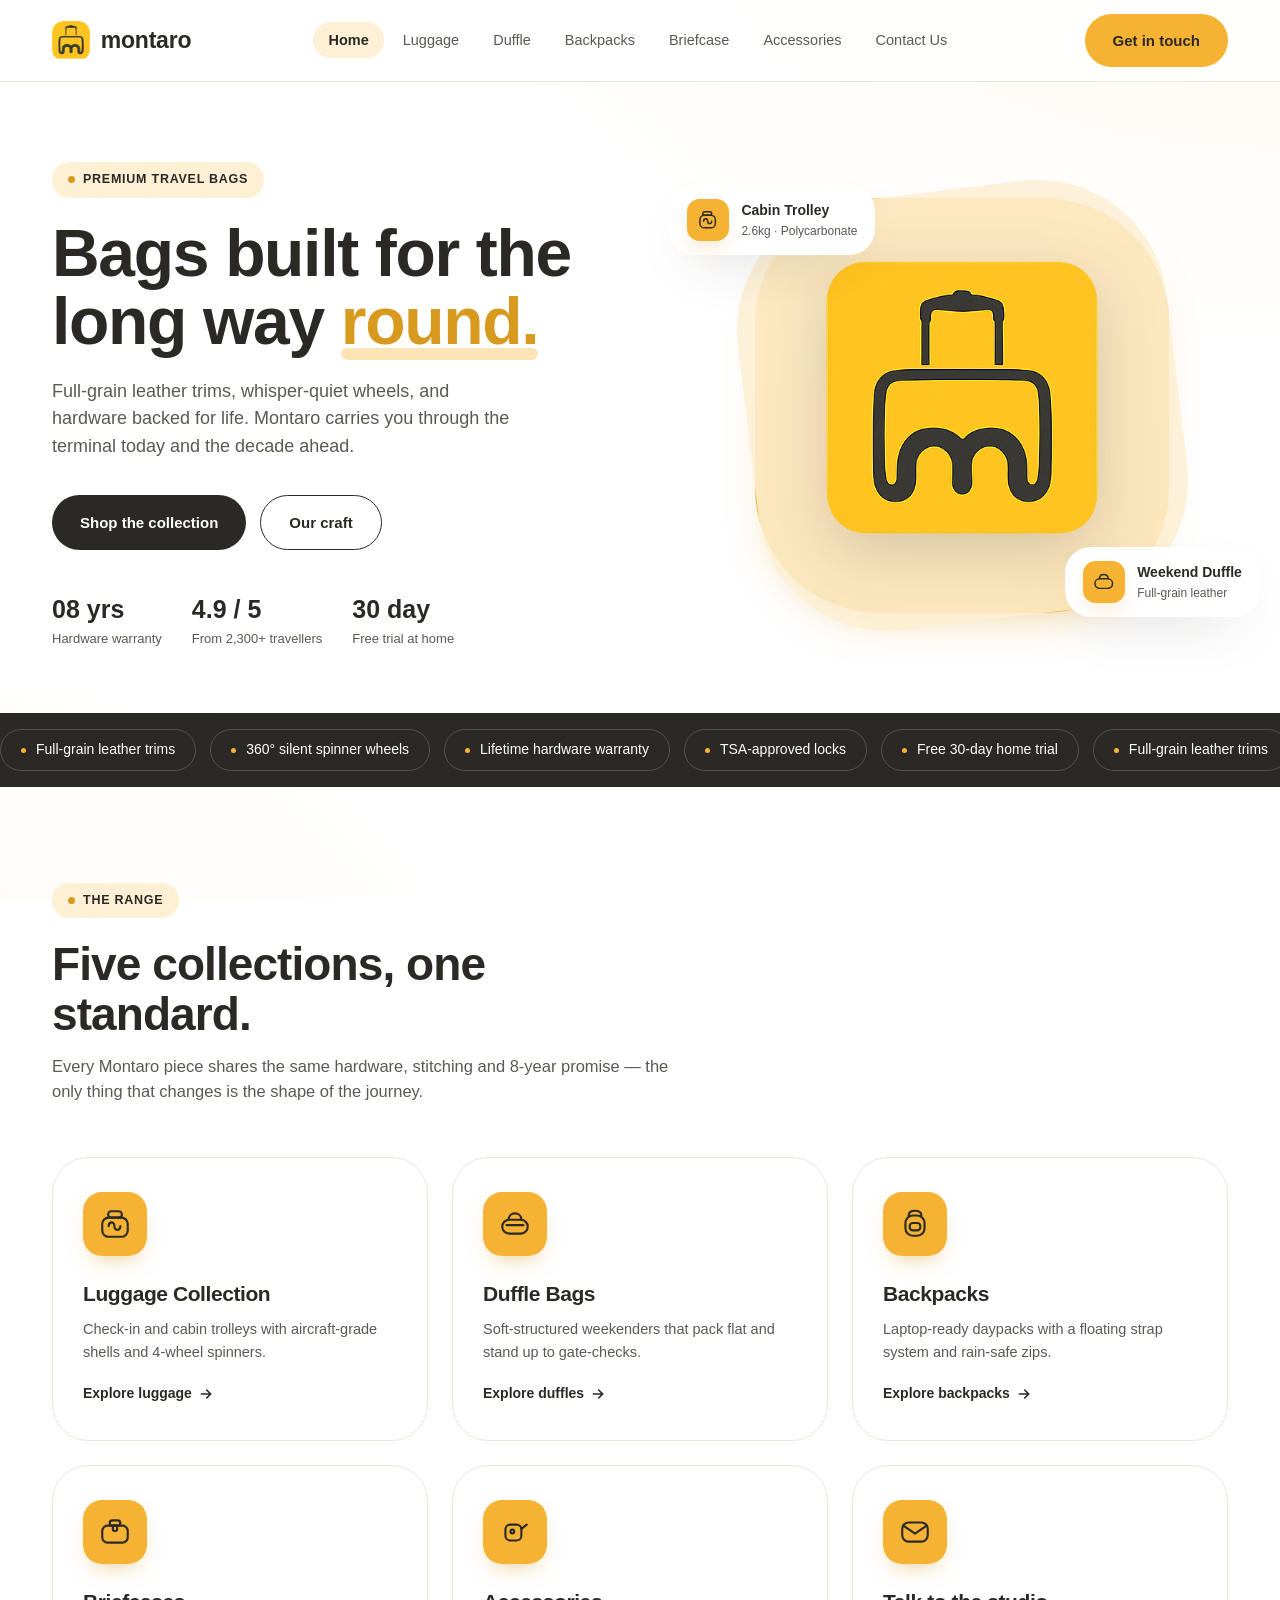
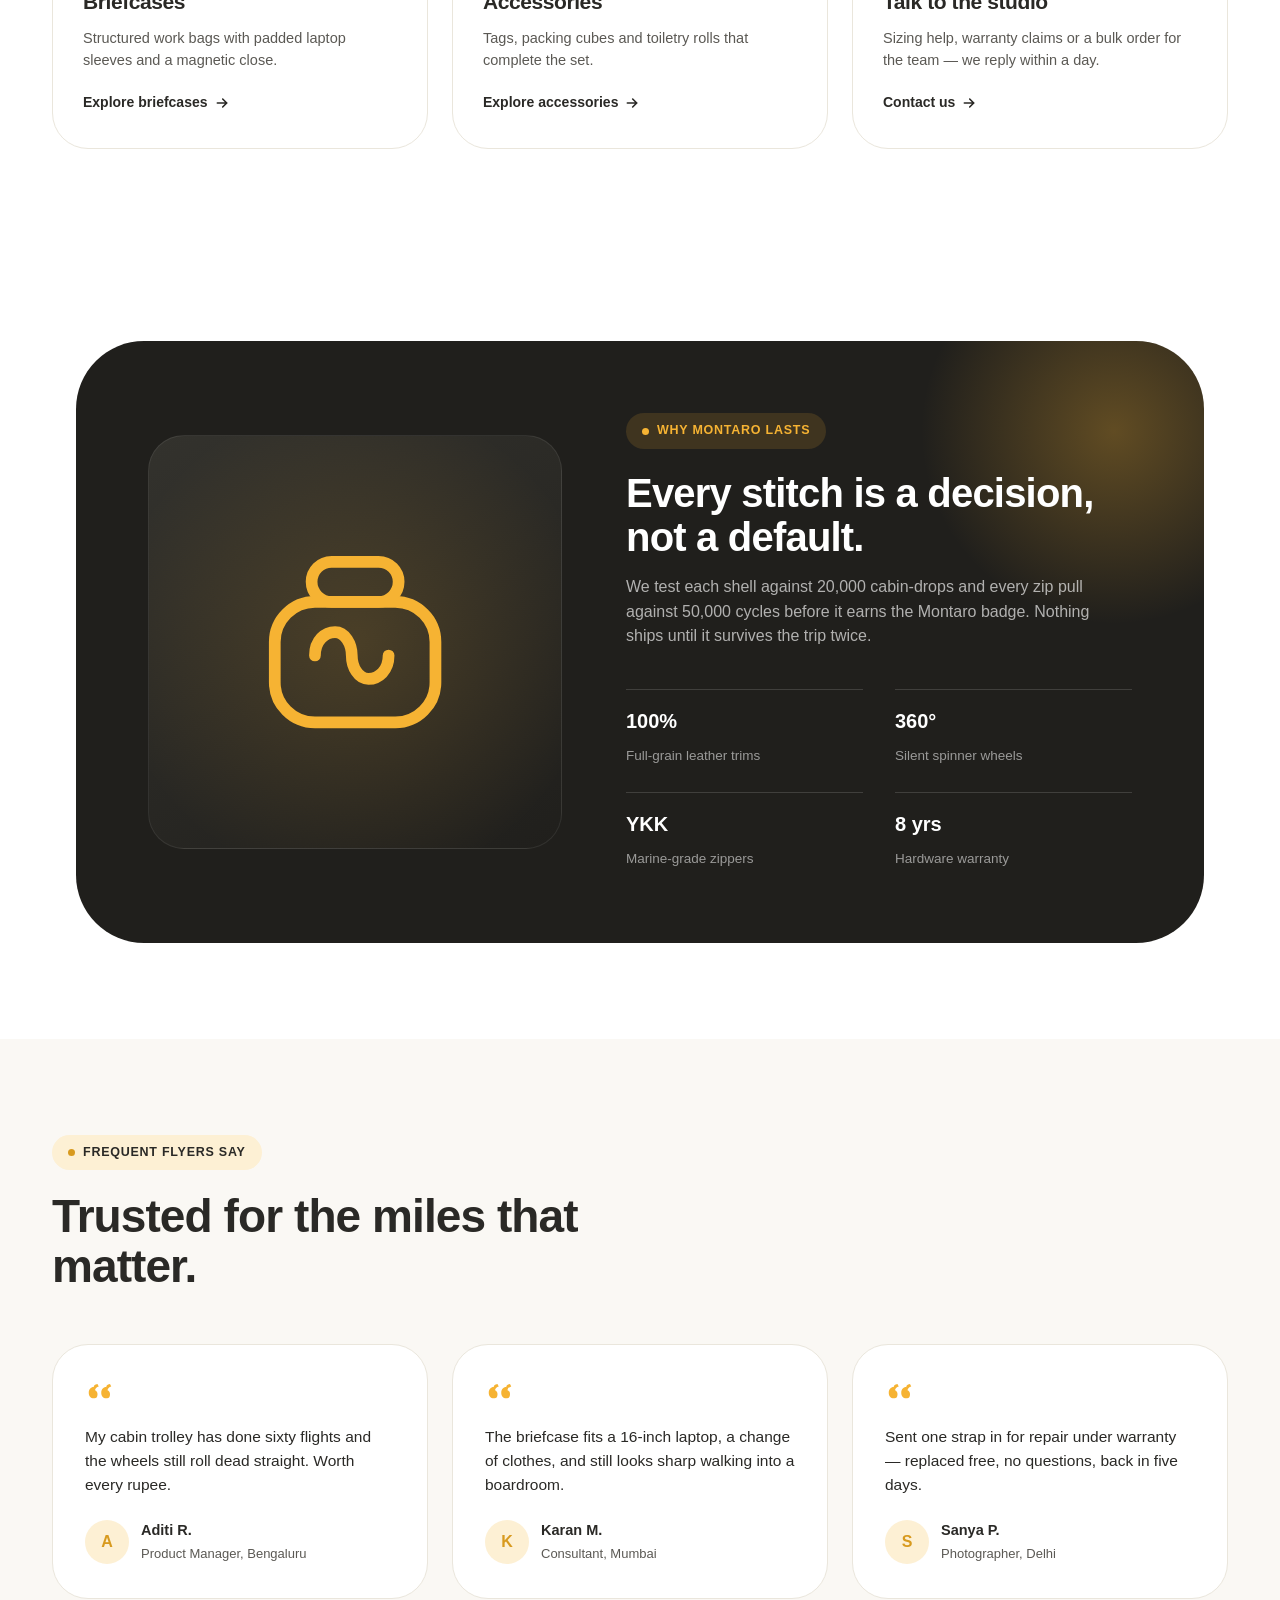
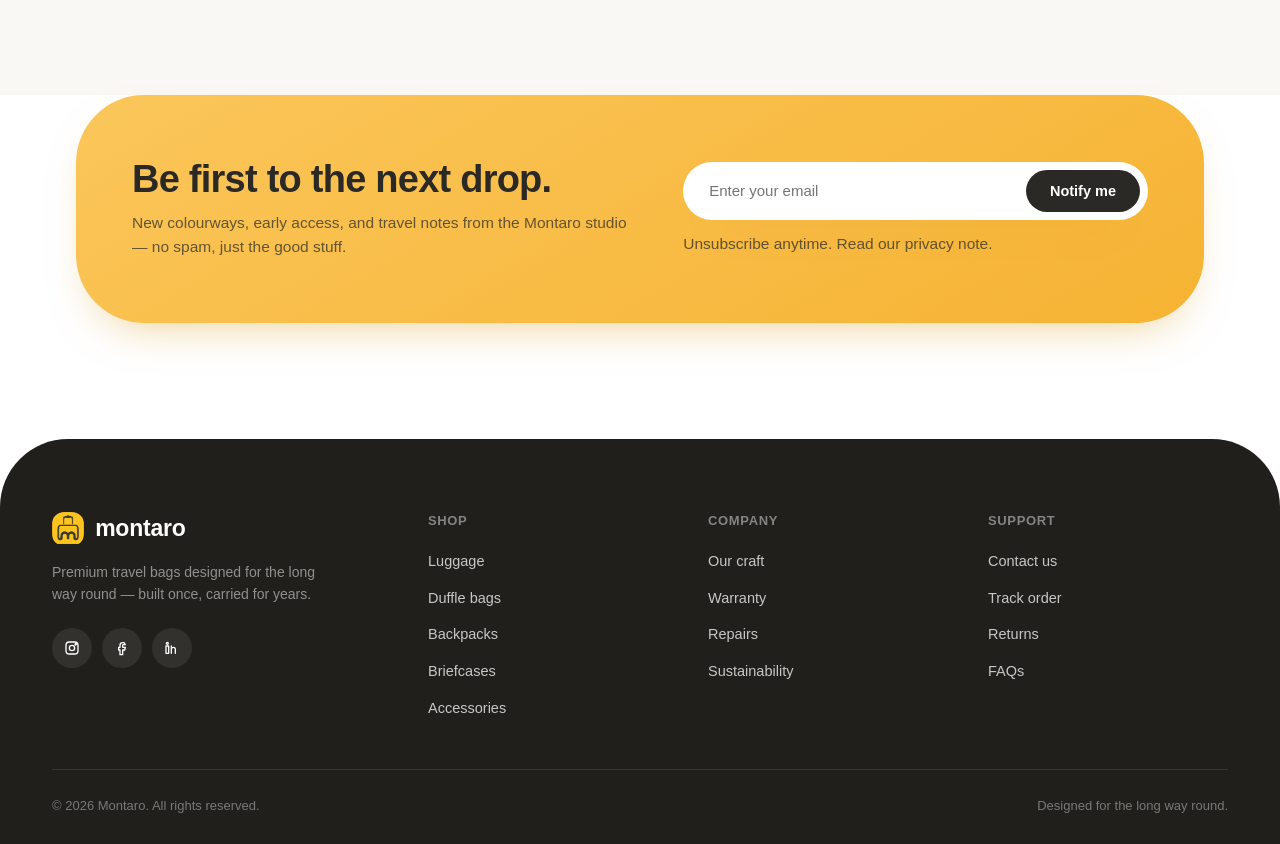
<file: index.html>
<!DOCTYPE html>
<html lang="en">
<head>
<meta charset="UTF-8">
<meta name="viewport" content="width=device-width, initial-scale=1.0">
<script>document.documentElement.classList.add("js");</script>
<title>Montaro — Premium travel bags built for the long way round</title>
<meta name="description" content="Montaro makes premium travel bags — luggage, duffles, backpacks, briefcases and accessories. Built once, carried for years.">
<link rel="icon" href="montaro-icon.png">
<link rel="preconnect" href="https://api.fontshare.com">
<link rel="stylesheet" href="https://api.fontshare.com/v2/css?f[]=clash-display@600,700&f[]=satoshi@400,500,700&display=swap">
<link rel="stylesheet" href="styles.css">
<script src="app.js" defer></script>
</head>
<body>

<header>
  <nav class="nav wrap">
    <a href="index.html" class="brand">
      <img src="montaro-icon.png" alt="Montaro icon">
      <span>montaro</span>
    </a>
    <ul class="nav-links" id="navLinks">
      <li><a href="index.html" class="active">Home</a></li>
      <li><a href="luggage.html">Luggage</a></li>
      <li><a href="duffle.html">Duffle</a></li>
      <li><a href="backpacks.html">Backpacks</a></li>
      <li><a href="briefcase.html">Briefcase</a></li>
      <li><a href="accessories.html">Accessories</a></li>
      <li><a href="contact.html">Contact Us</a></li>
    </ul>
    <div class="nav-right">
      <a href="contact.html" class="btn btn-amber">Get in touch</a>
      <button class="menu-toggle" id="menuToggle" aria-label="Toggle menu" aria-expanded="false"><span></span></button>
    </div>
  </nav>
</header>

<main>
  <!-- HERO -->
  <section class="hero" id="home">
    <div class="wrap hero-grid">
      <div class="reveal">
        <div class="eyebrow"><span class="dot"></span>Premium travel bags</div>
        <h1>Bags built for the<br>long way <em>round.</em></h1>
        <p class="lead">Full-grain leather trims, whisper-quiet wheels, and hardware backed for life. Montaro carries you through the terminal today and the decade ahead.</p>
        <div class="hero-ctas">
          <a href="luggage.html" class="btn btn-primary">Shop the collection</a>
          <a href="#craft" class="btn btn-ghost">Our craft</a>
        </div>
        <div class="hero-trust">
          <div><strong>08 yrs</strong><span>Hardware warranty</span></div>
          <div><strong>4.9 / 5</strong><span>From 2,300+ travellers</span></div>
          <div><strong>30 day</strong><span>Free trial at home</span></div>
        </div>
      </div>

      <div class="hero-art reveal d1">
        <div class="hero-tile">
          <img src="montaro-icon.png" alt="Montaro suitcase mark">
        </div>
        <div class="float-card fc1">
          <span class="tile"><svg viewBox="0 0 64 64" fill="none"><rect x="16" y="10" width="24" height="10" rx="5" stroke="#2A2926" stroke-width="4"/><rect x="8" y="20" width="42" height="34" rx="12" stroke="#2A2926" stroke-width="4"/><path d="M18 36c0-4 3-6.5 6-6.5s5 2.5 5 6.5 2 6.5 5 6.5 6-2.5 6-6.5" stroke="#2A2926" stroke-width="4" stroke-linecap="round"/></svg></span>
          <div><div class="fc-title">Cabin Trolley</div><div class="fc-sub">2.6kg · Polycarbonate</div></div>
        </div>
        <div class="float-card fc2">
          <span class="tile"><svg viewBox="0 0 64 64" fill="none"><rect x="8" y="24" width="48" height="26" rx="13" stroke="#2A2926" stroke-width="4"/><path d="M20 24c0-8 6-12 12-12s12 4 12 12" stroke="#2A2926" stroke-width="4" stroke-linecap="round"/></svg></span>
          <div><div class="fc-title">Weekend Duffle</div><div class="fc-sub">Full-grain leather</div></div>
        </div>
      </div>
    </div>
  </section>

  <!-- MARQUEE -->
  <div class="marquee-strip">
    <div class="marquee-track">
      <div class="pill"><span class="dot"></span>Full-grain leather trims</div>
      <div class="pill"><span class="dot"></span>360° silent spinner wheels</div>
      <div class="pill"><span class="dot"></span>Lifetime hardware warranty</div>
      <div class="pill"><span class="dot"></span>TSA-approved locks</div>
      <div class="pill"><span class="dot"></span>Free 30-day home trial</div>
      <div class="pill"><span class="dot"></span>Full-grain leather trims</div>
      <div class="pill"><span class="dot"></span>360° silent spinner wheels</div>
      <div class="pill"><span class="dot"></span>Lifetime hardware warranty</div>
      <div class="pill"><span class="dot"></span>TSA-approved locks</div>
      <div class="pill"><span class="dot"></span>Free 30-day home trial</div>
    </div>
  </div>

  <!-- COLLECTIONS -->
  <section id="collections">
    <div class="wrap">
      <div class="section-head reveal">
        <div class="eyebrow"><span class="dot"></span>The range</div>
        <h2>Five collections, one standard.</h2>
        <p>Every Montaro piece shares the same hardware, stitching and 8-year promise — the only thing that changes is the shape of the journey.</p>
      </div>

      <div class="collection-grid">
        <!-- Luggage -->
        <div class="col-card reveal">
          <div class="col-icon">
            <svg viewBox="0 0 64 64" fill="none"><rect x="19" y="8" width="26" height="12" rx="6" stroke="#2A2926" stroke-width="4"/><rect x="8" y="20" width="48" height="36" rx="12" stroke="#2A2926" stroke-width="4"/><path d="M20 36c0-4.5 3-7 6-7s5 3.5 5 7 2 7 5 7 6-2.5 6-7" stroke="#2A2926" stroke-width="4" stroke-linecap="round"/></svg>
          </div>
          <h3>Luggage Collection</h3>
          <p>Check-in and cabin trolleys with aircraft-grade shells and 4-wheel spinners.</p>
          <a href="luggage.html" class="col-link">Explore luggage <svg viewBox="0 0 24 24" fill="none" stroke="#2A2926" stroke-width="2.4" stroke-linecap="round"><path d="M5 12h14M13 6l6 6-6 6"/></svg></a>
        </div>
        <!-- Duffle -->
        <div class="col-card reveal d1">
          <div class="col-icon">
            <svg viewBox="0 0 64 64" fill="none"><rect x="8" y="24" width="48" height="26" rx="13" stroke="#2A2926" stroke-width="4"/><path d="M20 24c0-8 6-12 12-12s12 4 12 12" stroke="#2A2926" stroke-width="4" stroke-linecap="round"/><line x1="16" y1="34" x2="48" y2="34" stroke="#2A2926" stroke-width="4" stroke-linecap="round"/></svg>
          </div>
          <h3>Duffle Bags</h3>
          <p>Soft-structured weekenders that pack flat and stand up to gate-checks.</p>
          <a href="duffle.html" class="col-link">Explore duffles <svg viewBox="0 0 24 24" fill="none" stroke="#2A2926" stroke-width="2.4" stroke-linecap="round"><path d="M5 12h14M13 6l6 6-6 6"/></svg></a>
        </div>
        <!-- Backpacks -->
        <div class="col-card reveal d2">
          <div class="col-icon">
            <svg viewBox="0 0 64 64" fill="none"><path d="M20 16c0-6 5-9 12-9s12 3 12 9" stroke="#2A2926" stroke-width="4" stroke-linecap="round"/><rect x="14" y="16" width="36" height="38" rx="14" stroke="#2A2926" stroke-width="4"/><rect x="22" y="30" width="20" height="14" rx="6" stroke="#2A2926" stroke-width="4"/></svg>
          </div>
          <h3>Backpacks</h3>
          <p>Laptop-ready daypacks with a floating strap system and rain-safe zips.</p>
          <a href="backpacks.html" class="col-link">Explore backpacks <svg viewBox="0 0 24 24" fill="none" stroke="#2A2926" stroke-width="2.4" stroke-linecap="round"><path d="M5 12h14M13 6l6 6-6 6"/></svg></a>
        </div>
        <!-- Briefcase -->
        <div class="col-card reveal">
          <div class="col-icon">
            <svg viewBox="0 0 64 64" fill="none"><rect x="22" y="10" width="20" height="10" rx="5" stroke="#2A2926" stroke-width="4"/><rect x="8" y="20" width="48" height="32" rx="10" stroke="#2A2926" stroke-width="4"/><rect x="28" y="20" width="8" height="10" rx="3" stroke="#2A2926" stroke-width="4"/></svg>
          </div>
          <h3>Briefcases</h3>
          <p>Structured work bags with padded laptop sleeves and a magnetic close.</p>
          <a href="briefcase.html" class="col-link">Explore briefcases <svg viewBox="0 0 24 24" fill="none" stroke="#2A2926" stroke-width="2.4" stroke-linecap="round"><path d="M5 12h14M13 6l6 6-6 6"/></svg></a>
        </div>
        <!-- Accessories -->
        <div class="col-card reveal d1">
          <div class="col-icon">
            <svg viewBox="0 0 64 64" fill="none"><rect x="14" y="18" width="30" height="30" rx="9" stroke="#2A2926" stroke-width="4"/><path d="M44 26l10-8" stroke="#2A2926" stroke-width="4" stroke-linecap="round"/><circle cx="27" cy="31" r="3.5" stroke="#2A2926" stroke-width="4"/></svg>
          </div>
          <h3>Accessories</h3>
          <p>Tags, packing cubes and toiletry rolls that complete the set.</p>
          <a href="accessories.html" class="col-link">Explore accessories <svg viewBox="0 0 24 24" fill="none" stroke="#2A2926" stroke-width="2.4" stroke-linecap="round"><path d="M5 12h14M13 6l6 6-6 6"/></svg></a>
        </div>
        <!-- Contact card -->
        <div class="col-card reveal d2">
          <div class="col-icon">
            <svg viewBox="0 0 64 64" fill="none"><rect x="8" y="14" width="48" height="36" rx="12" stroke="#2A2926" stroke-width="4"/><path d="M10 20l22 15 22-15" stroke="#2A2926" stroke-width="4" stroke-linecap="round" stroke-linejoin="round"/></svg>
          </div>
          <h3>Talk to the studio</h3>
          <p>Sizing help, warranty claims or a bulk order for the team — we reply within a day.</p>
          <a href="contact.html" class="col-link">Contact us <svg viewBox="0 0 24 24" fill="none" stroke="#2A2926" stroke-width="2.4" stroke-linecap="round"><path d="M5 12h14M13 6l6 6-6 6"/></svg></a>
        </div>
      </div>
    </div>
  </section>

  <!-- CRAFT -->
  <section id="craft">
    <div class="wrap">
      <div class="feature-dark reveal">
        <div class="feature-grid">
          <div class="feature-visual">
            <span class="tile"><svg viewBox="0 0 64 64" fill="none"><rect x="8" y="20" width="48" height="36" rx="12" stroke="#F6B333" stroke-width="3.5"/><rect x="19" y="8" width="26" height="12" rx="6" stroke="#F6B333" stroke-width="3.5"/><path d="M20 36c0-4.5 3-7 6-7s5 3.5 5 7 2 7 5 7 6-2.5 6-7" stroke="#F6B333" stroke-width="3.5" stroke-linecap="round"/></svg></span>
          </div>
          <div class="feature-text">
            <div class="eyebrow"><span class="dot" style="background:#F6B333"></span>Why Montaro lasts</div>
            <h2>Every stitch is a decision, not a default.</h2>
            <p>We test each shell against 20,000 cabin-drops and every zip pull against 50,000 cycles before it earns the Montaro badge. Nothing ships until it survives the trip twice.</p>
            <div class="detail-grid">
              <div class="detail"><strong>100%</strong><span>Full-grain leather trims</span></div>
              <div class="detail"><strong>360°</strong><span>Silent spinner wheels</span></div>
              <div class="detail"><strong>YKK</strong><span>Marine-grade zippers</span></div>
              <div class="detail"><strong>8 yrs</strong><span>Hardware warranty</span></div>
            </div>
          </div>
        </div>
      </div>
    </div>
  </section>

  <!-- TESTIMONIALS -->
  <section class="cream-bg">
    <div class="wrap">
      <div class="section-head reveal">
        <div class="eyebrow"><span class="dot"></span>Frequent flyers say</div>
        <h2>Trusted for the miles that matter.</h2>
      </div>
      <div class="testi-grid">
        <div class="testi-card reveal">
          <svg viewBox="0 0 24 24" fill="#F6B333"><path d="M7 8c-2.5 0-4 2-4 4.5S4.5 17 7 17s3-1.5 3-3.5c0-1.5-.8-2.5-2-3 .2-1.5 1.2-2.5 3-3l-1-2C7.5 6 7 6.8 7 8zm10 0c-2.5 0-4 2-4 4.5s1.5 4.5 4 4.5 3-1.5 3-3.5c0-1.5-.8-2.5-2-3 .2-1.5 1.2-2.5 3-3l-1-2c-2.5.5-3 1.3-3 3z"/></svg>
          <p>My cabin trolley has done sixty flights and the wheels still roll dead straight. Worth every rupee.</p>
          <div class="testi-person">
            <div class="testi-avatar">A</div>
            <div><strong>Aditi R.</strong><span>Product Manager, Bengaluru</span></div>
          </div>
        </div>
        <div class="testi-card reveal d1">
          <svg viewBox="0 0 24 24" fill="#F6B333"><path d="M7 8c-2.5 0-4 2-4 4.5S4.5 17 7 17s3-1.5 3-3.5c0-1.5-.8-2.5-2-3 .2-1.5 1.2-2.5 3-3l-1-2C7.5 6 7 6.8 7 8zm10 0c-2.5 0-4 2-4 4.5s1.5 4.5 4 4.5 3-1.5 3-3.5c0-1.5-.8-2.5-2-3 .2-1.5 1.2-2.5 3-3l-1-2c-2.5.5-3 1.3-3 3z"/></svg>
          <p>The briefcase fits a 16-inch laptop, a change of clothes, and still looks sharp walking into a boardroom.</p>
          <div class="testi-person">
            <div class="testi-avatar">K</div>
            <div><strong>Karan M.</strong><span>Consultant, Mumbai</span></div>
          </div>
        </div>
        <div class="testi-card reveal d2">
          <svg viewBox="0 0 24 24" fill="#F6B333"><path d="M7 8c-2.5 0-4 2-4 4.5S4.5 17 7 17s3-1.5 3-3.5c0-1.5-.8-2.5-2-3 .2-1.5 1.2-2.5 3-3l-1-2C7.5 6 7 6.8 7 8zm10 0c-2.5 0-4 2-4 4.5s1.5 4.5 4 4.5 3-1.5 3-3.5c0-1.5-.8-2.5-2-3 .2-1.5 1.2-2.5 3-3l-1-2c-2.5.5-3 1.3-3 3z"/></svg>
          <p>Sent one strap in for repair under warranty — replaced free, no questions, back in five days.</p>
          <div class="testi-person">
            <div class="testi-avatar">S</div>
            <div><strong>Sanya P.</strong><span>Photographer, Delhi</span></div>
          </div>
        </div>
      </div>
    </div>
  </section>

  <!-- CTA / Newsletter -->
  <section style="padding-top:0;">
    <div class="wrap">
      <div class="cta-band reveal">
        <div>
          <h2>Be first to the next drop.</h2>
          <p>New colourways, early access, and travel notes from the Montaro studio — no spam, just the good stuff.</p>
        </div>
        <div>
          <form class="signup-form" data-mock="You’re on the list — welcome aboard.">
            <input type="email" placeholder="Enter your email" aria-label="Email address" required>
            <button type="submit">Notify me</button>
          </form>
          <p class="form-note">Unsubscribe anytime. Read our privacy note.</p>
          <p class="form-status" style="display:none;font-weight:700;color:#2A2926;margin-top:10px;"></p>
        </div>
      </div>
    </div>
  </section>
</main>

<footer>
  <div class="wrap">
    <div class="footer-grid">
      <div class="footer-brand">
        <a href="index.html" class="brand">
          <img src="montaro-icon.png" alt="Montaro icon" style="height:34px;">
          <span>montaro</span>
        </a>
        <p>Premium travel bags designed for the long way round — built once, carried for years.</p>
        <div class="footer-social">
          <a href="#" aria-label="Instagram"><svg viewBox="0 0 24 24" fill="none" stroke-width="2" stroke-linecap="round"><rect x="3" y="3" width="18" height="18" rx="5"/><circle cx="12" cy="12" r="4"/><circle cx="17.5" cy="6.5" r="1"/></svg></a>
          <a href="#" aria-label="Facebook"><svg viewBox="0 0 24 24" fill="none" stroke-width="2" stroke-linecap="round" stroke-linejoin="round"><path d="M15 4h-2a4 4 0 00-4 4v3H7v4h2v7h4v-7h3l1-4h-4V8a1 1 0 011-1h3z"/></svg></a>
          <a href="#" aria-label="LinkedIn"><svg viewBox="0 0 24 24" fill="none" stroke-width="2" stroke-linecap="round" stroke-linejoin="round"><rect x="3" y="9" width="4" height="11"/><circle cx="5" cy="5" r="1.5"/><path d="M11 20v-6a3 3 0 016 0v6M11 9v11"/></svg></a>
        </div>
      </div>
      <div class="footer-col">
        <h4>Shop</h4>
        <ul>
          <li><a href="luggage.html">Luggage</a></li>
          <li><a href="duffle.html">Duffle bags</a></li>
          <li><a href="backpacks.html">Backpacks</a></li>
          <li><a href="briefcase.html">Briefcases</a></li>
          <li><a href="accessories.html">Accessories</a></li>
        </ul>
      </div>
      <div class="footer-col">
        <h4>Company</h4>
        <ul>
          <li><a href="index.html#craft">Our craft</a></li>
          <li><a href="#">Warranty</a></li>
          <li><a href="#">Repairs</a></li>
          <li><a href="#">Sustainability</a></li>
        </ul>
      </div>
      <div class="footer-col">
        <h4>Support</h4>
        <ul>
          <li><a href="contact.html">Contact us</a></li>
          <li><a href="#">Track order</a></li>
          <li><a href="#">Returns</a></li>
          <li><a href="#">FAQs</a></li>
        </ul>
      </div>
    </div>
    <div class="footer-bottom">
      <span>© 2026 Montaro. All rights reserved.</span>
      <span>Designed for the long way round.</span>
    </div>
  </div>
</footer>

</body>
</html>
</file>
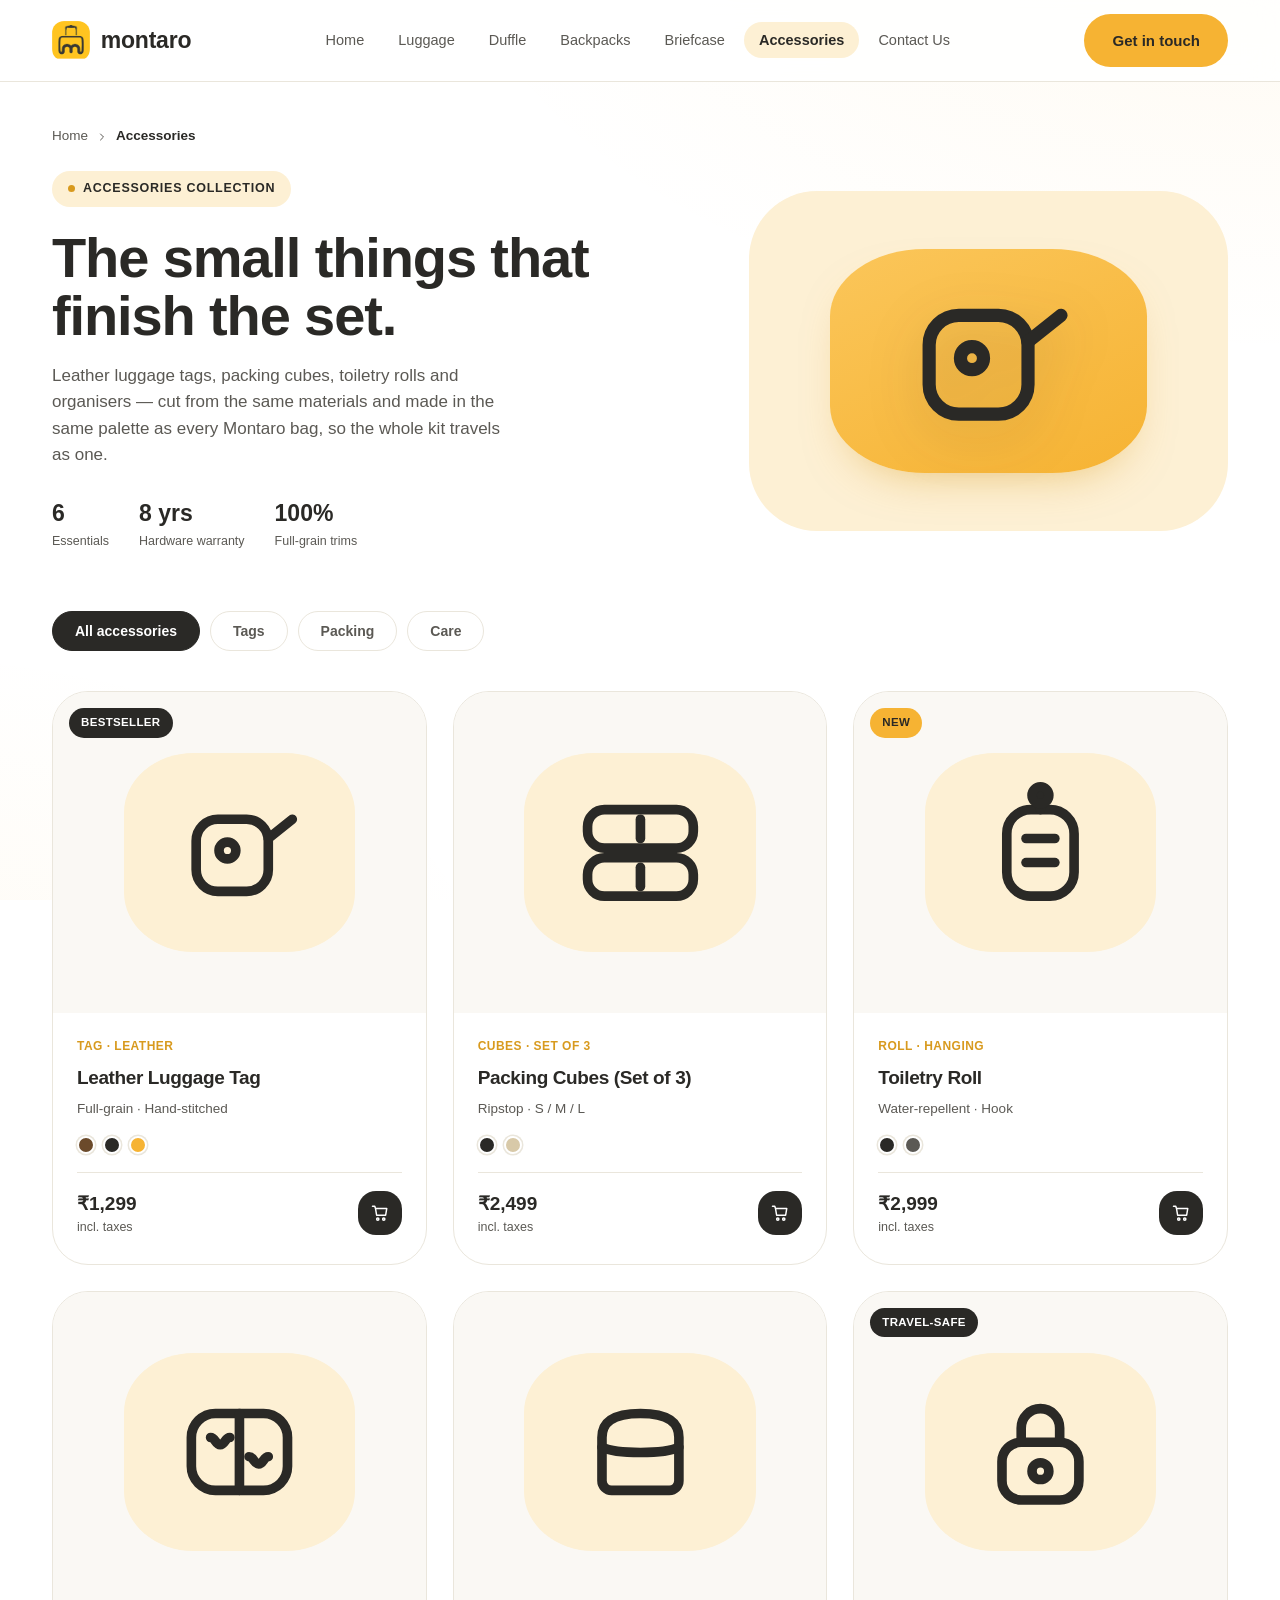
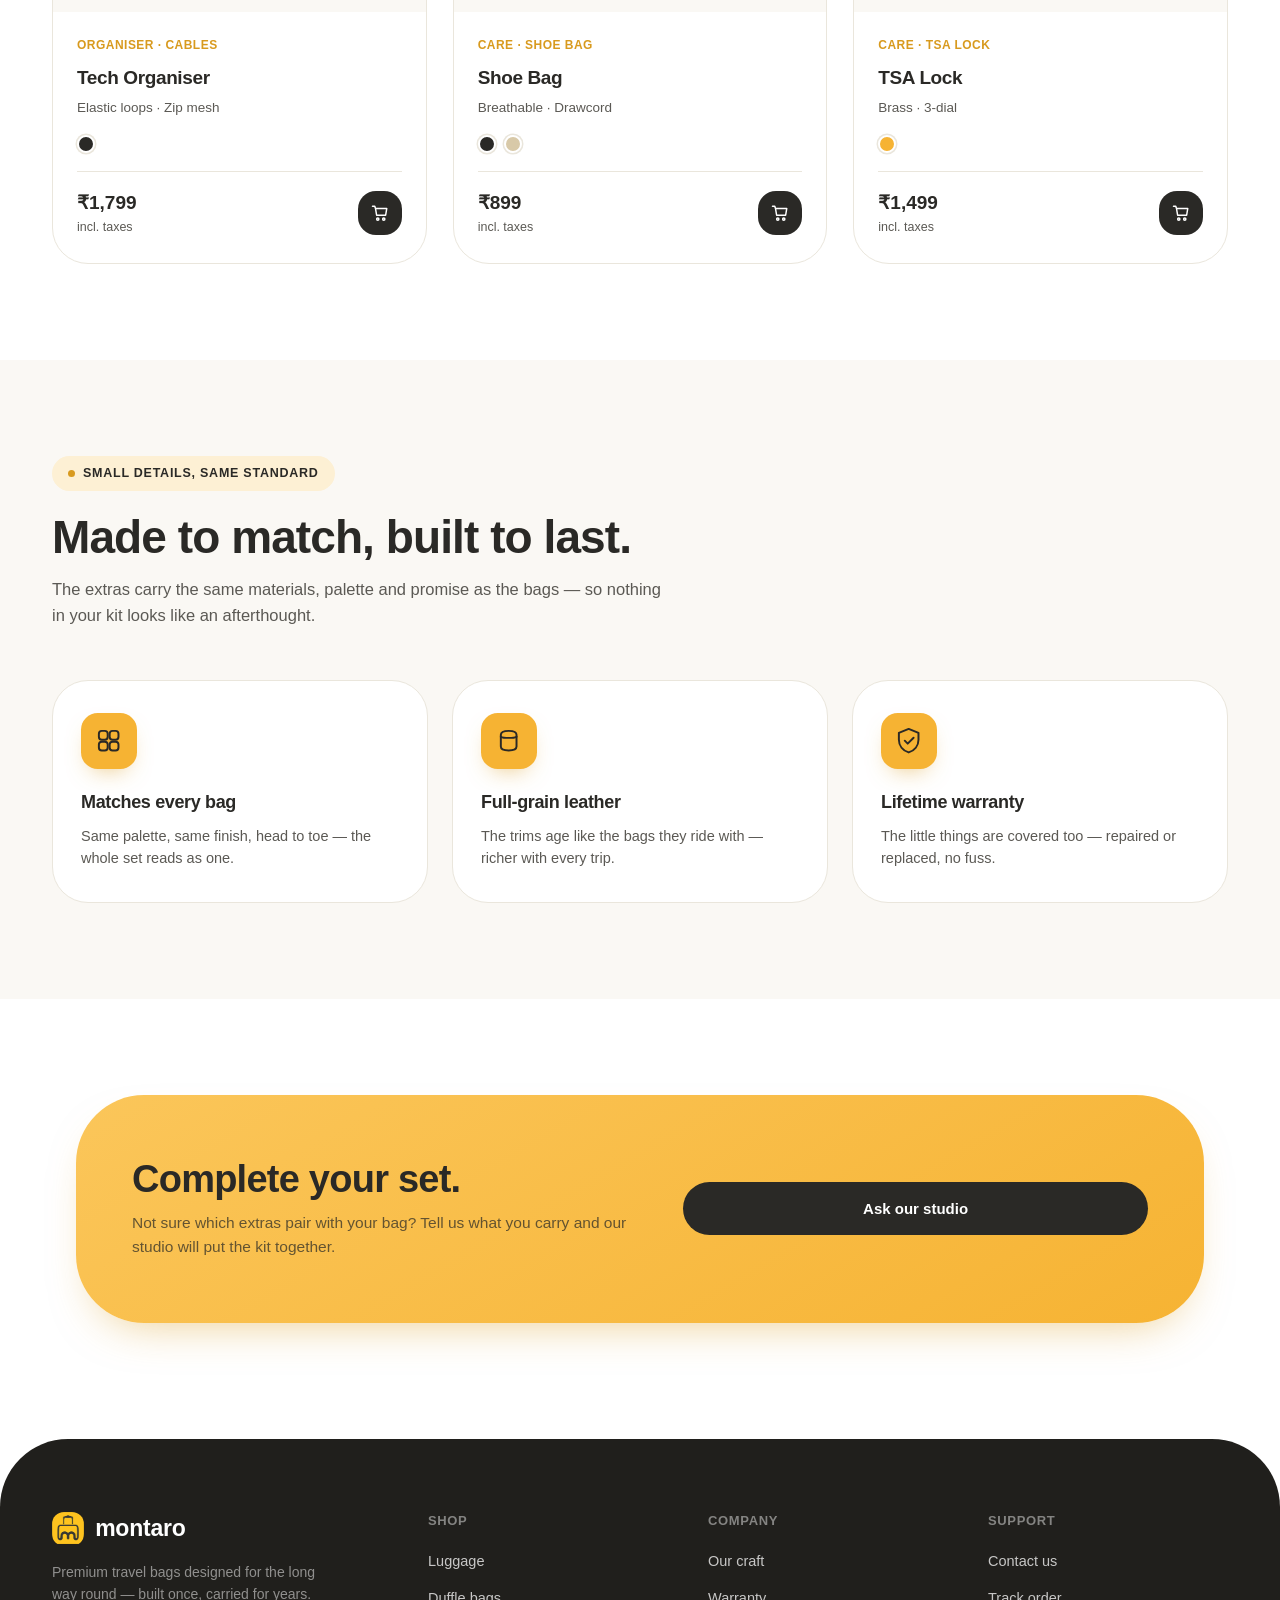
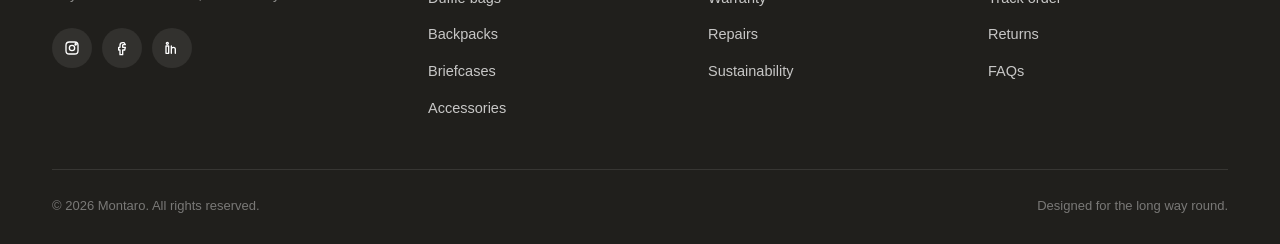
<file: accessories.html>
<!DOCTYPE html>
<html lang="en">
<head>
<meta charset="UTF-8">
<meta name="viewport" content="width=device-width, initial-scale=1.0">
<title>Accessories — Montaro</title>
<meta name="description" content="Montaro accessories — leather luggage tags, packing cubes, toiletry rolls, tech organisers and TSA locks that match every Montaro bag.">
<link rel="icon" href="montaro-icon.png">
<link rel="preconnect" href="https://api.fontshare.com">
<link rel="stylesheet" href="https://api.fontshare.com/v2/css?f[]=clash-display@600,700&f[]=satoshi@400,500,700&display=swap">
<link rel="stylesheet" href="styles.css">
<script src="app.js" defer></script>
</head>
<body>

<header>
  <nav class="nav wrap">
    <a href="index.html" class="brand">
      <img src="montaro-icon.png" alt="Montaro icon">
      <span>montaro</span>
    </a>
    <ul class="nav-links" id="navLinks">
      <li><a href="index.html">Home</a></li>
      <li><a href="luggage.html">Luggage</a></li>
      <li><a href="duffle.html">Duffle</a></li>
      <li><a href="backpacks.html">Backpacks</a></li>
      <li><a href="briefcase.html">Briefcase</a></li>
      <li><a href="accessories.html" class="active">Accessories</a></li>
      <li><a href="contact.html">Contact Us</a></li>
    </ul>
    <div class="nav-right">
      <a href="contact.html" class="btn btn-amber">Get in touch</a>
      <button class="menu-toggle" id="menuToggle" aria-label="Toggle menu" aria-expanded="false"><span></span></button>
    </div>
  </nav>
</header>

<main>
  <!-- PAGE HERO -->
  <section class="page-hero">
    <div class="wrap">
      <div class="breadcrumb">
        <a href="index.html">Home</a>
        <svg viewBox="0 0 24 24" fill="none" stroke="currentColor" stroke-width="2" stroke-linecap="round"><path d="M9 6l6 6-6 6"/></svg>
        <span class="current">Accessories</span>
      </div>
      <div class="page-hero-grid">
        <div class="reveal">
          <div class="eyebrow"><span class="dot"></span>Accessories collection</div>
          <h1>The small things that finish the set.</h1>
          <p class="lead">Leather luggage tags, packing cubes, toiletry rolls and organisers — cut from the same materials and made in the same palette as every Montaro bag, so the whole kit travels as one.</p>
          <div class="page-hero-stats">
            <div><strong>6</strong><span>Essentials</span></div>
            <div><strong>8 yrs</strong><span>Hardware warranty</span></div>
            <div><strong>100%</strong><span>Full-grain trims</span></div>
          </div>
        </div>
        <div class="page-hero-art reveal d1">
          <svg viewBox="0 0 64 64" fill="none"><rect x="14" y="18" width="30" height="30" rx="9" stroke="#2A2926" stroke-width="4"/><path d="M44 26l10-8" stroke="#2A2926" stroke-width="4" stroke-linecap="round"/><circle cx="27" cy="31" r="3.5" stroke="#2A2926" stroke-width="4"/></svg>
        </div>
      </div>
    </div>
  </section>

  <!-- PRODUCT GRID -->
  <section style="padding-top:0;">
    <div class="wrap">
      <div class="filter-bar" id="filterBar">
        <button class="filter-pill active" data-filter="all">All accessories</button>
        <button class="filter-pill" data-filter="tags">Tags</button>
        <button class="filter-pill" data-filter="packing">Packing</button>
        <button class="filter-pill" data-filter="care">Care</button>
      </div>

      <div class="product-grid" id="productGrid">

        <div class="product-card reveal" data-category="tags">
          <div class="product-media">
            <span class="product-badge">Bestseller</span>
            <svg viewBox="0 0 64 64" fill="none"><rect x="14" y="18" width="30" height="30" rx="9" stroke="#2A2926" stroke-width="4"/><path d="M44 26l10-8" stroke="#2A2926" stroke-width="4" stroke-linecap="round"/><circle cx="27" cy="31" r="3.5" stroke="#2A2926" stroke-width="4"/></svg>
          </div>
          <div class="product-body">
            <div class="product-cat">Tag · Leather</div>
            <h3>Leather Luggage Tag</h3>
            <p class="product-specs">Full-grain · Hand-stitched</p>
            <div class="product-swatches">
              <span class="swatch" style="background:#6B4A2B;"></span>
              <span class="swatch" style="background:#2A2926;"></span>
              <span class="swatch" style="background:#F6B333;"></span>
            </div>
            <div class="product-footer">
              <div class="product-price">₹1,299<span>incl. taxes</span></div>
              <button class="add-btn" aria-label="Add to bag"><svg viewBox="0 0 24 24" fill="none" stroke="currentColor" stroke-width="2" stroke-linecap="round" stroke-linejoin="round"><path d="M6 6h15l-1.5 9h-12L6 6zM6 6L5 3H2"/><circle cx="9" cy="20" r="1.5"/><circle cx="17" cy="20" r="1.5"/></svg></button>
            </div>
          </div>
        </div>

        <div class="product-card reveal d1" data-category="packing">
          <div class="product-media">
            <svg viewBox="0 0 64 64" fill="none"><rect x="10" y="14" width="44" height="16" rx="7" stroke="#2A2926" stroke-width="4"/><rect x="10" y="34" width="44" height="16" rx="7" stroke="#2A2926" stroke-width="4"/><line x1="32" y1="18" x2="32" y2="26" stroke="#2A2926" stroke-width="4" stroke-linecap="round"/><line x1="32" y1="38" x2="32" y2="46" stroke="#2A2926" stroke-width="4" stroke-linecap="round"/></svg>
          </div>
          <div class="product-body">
            <div class="product-cat">Cubes · Set of 3</div>
            <h3>Packing Cubes (Set of 3)</h3>
            <p class="product-specs">Ripstop · S / M / L</p>
            <div class="product-swatches">
              <span class="swatch" style="background:#2A2926;"></span>
              <span class="swatch" style="background:#D8C9A8;"></span>
            </div>
            <div class="product-footer">
              <div class="product-price">₹2,499<span>incl. taxes</span></div>
              <button class="add-btn" aria-label="Add to bag"><svg viewBox="0 0 24 24" fill="none" stroke="currentColor" stroke-width="2" stroke-linecap="round" stroke-linejoin="round"><path d="M6 6h15l-1.5 9h-12L6 6zM6 6L5 3H2"/><circle cx="9" cy="20" r="1.5"/><circle cx="17" cy="20" r="1.5"/></svg></button>
            </div>
          </div>
        </div>

        <div class="product-card reveal d2" data-category="packing">
          <div class="product-media">
            <span class="product-badge new">New</span>
            <svg viewBox="0 0 64 64" fill="none"><rect x="18" y="14" width="28" height="36" rx="10" stroke="#2A2926" stroke-width="4"/><path d="M32 8v6" stroke="#2A2926" stroke-width="4" stroke-linecap="round"/><circle cx="32" cy="8" r="3.5" stroke="#2A2926" stroke-width="4"/><line x1="26" y1="26" x2="38" y2="26" stroke="#2A2926" stroke-width="4" stroke-linecap="round"/><line x1="26" y1="36" x2="38" y2="36" stroke="#2A2926" stroke-width="4" stroke-linecap="round"/></svg>
          </div>
          <div class="product-body">
            <div class="product-cat">Roll · Hanging</div>
            <h3>Toiletry Roll</h3>
            <p class="product-specs">Water-repellent · Hook</p>
            <div class="product-swatches">
              <span class="swatch" style="background:#2A2926;"></span>
              <span class="swatch" style="background:#5B5954;"></span>
            </div>
            <div class="product-footer">
              <div class="product-price">₹2,999<span>incl. taxes</span></div>
              <button class="add-btn" aria-label="Add to bag"><svg viewBox="0 0 24 24" fill="none" stroke="currentColor" stroke-width="2" stroke-linecap="round" stroke-linejoin="round"><path d="M6 6h15l-1.5 9h-12L6 6zM6 6L5 3H2"/><circle cx="9" cy="20" r="1.5"/><circle cx="17" cy="20" r="1.5"/></svg></button>
            </div>
          </div>
        </div>

        <div class="product-card reveal" data-category="packing">
          <div class="product-media">
            <svg viewBox="0 0 64 64" fill="none"><rect x="12" y="16" width="40" height="32" rx="10" stroke="#2A2926" stroke-width="4"/><line x1="32" y1="16" x2="32" y2="48" stroke="#2A2926" stroke-width="4" stroke-linecap="round"/><path d="M20 26c2 0 2 3 4 3s2-3 4-3" stroke="#2A2926" stroke-width="4" stroke-linecap="round"/><path d="M36 34c2 0 2 3 4 3s2-3 4-3" stroke="#2A2926" stroke-width="4" stroke-linecap="round"/></svg>
          </div>
          <div class="product-body">
            <div class="product-cat">Organiser · Cables</div>
            <h3>Tech Organiser</h3>
            <p class="product-specs">Elastic loops · Zip mesh</p>
            <div class="product-swatches">
              <span class="swatch" style="background:#2A2926;"></span>
            </div>
            <div class="product-footer">
              <div class="product-price">₹1,799<span>incl. taxes</span></div>
              <button class="add-btn" aria-label="Add to bag"><svg viewBox="0 0 24 24" fill="none" stroke="currentColor" stroke-width="2" stroke-linecap="round" stroke-linejoin="round"><path d="M6 6h15l-1.5 9h-12L6 6zM6 6L5 3H2"/><circle cx="9" cy="20" r="1.5"/><circle cx="17" cy="20" r="1.5"/></svg></button>
            </div>
          </div>
        </div>

        <div class="product-card reveal d1" data-category="care">
          <div class="product-media">
            <svg viewBox="0 0 64 64" fill="none"><path d="M16 26c0-6 4-10 16-10s16 4 16 10v18a4 4 0 01-4 4H20a4 4 0 01-4-4V26z" stroke="#2A2926" stroke-width="4" stroke-linejoin="round"/><path d="M16 30c6 3 26 3 32 0" stroke="#2A2926" stroke-width="4" stroke-linecap="round"/></svg>
          </div>
          <div class="product-body">
            <div class="product-cat">Care · Shoe bag</div>
            <h3>Shoe Bag</h3>
            <p class="product-specs">Breathable · Drawcord</p>
            <div class="product-swatches">
              <span class="swatch" style="background:#2A2926;"></span>
              <span class="swatch" style="background:#D8C9A8;"></span>
            </div>
            <div class="product-footer">
              <div class="product-price">₹899<span>incl. taxes</span></div>
              <button class="add-btn" aria-label="Add to bag"><svg viewBox="0 0 24 24" fill="none" stroke="currentColor" stroke-width="2" stroke-linecap="round" stroke-linejoin="round"><path d="M6 6h15l-1.5 9h-12L6 6zM6 6L5 3H2"/><circle cx="9" cy="20" r="1.5"/><circle cx="17" cy="20" r="1.5"/></svg></button>
            </div>
          </div>
        </div>

        <div class="product-card reveal d2" data-category="care">
          <div class="product-media">
            <span class="product-badge">Travel-safe</span>
            <svg viewBox="0 0 64 64" fill="none"><rect x="16" y="28" width="32" height="24" rx="8" stroke="#2A2926" stroke-width="4"/><path d="M24 28v-6a8 8 0 0116 0v6" stroke="#2A2926" stroke-width="4" stroke-linecap="round"/><circle cx="32" cy="40" r="3.5" stroke="#2A2926" stroke-width="4"/></svg>
          </div>
          <div class="product-body">
            <div class="product-cat">Care · TSA lock</div>
            <h3>TSA Lock</h3>
            <p class="product-specs">Brass · 3-dial</p>
            <div class="product-swatches">
              <span class="swatch" style="background:#F6B333;"></span>
            </div>
            <div class="product-footer">
              <div class="product-price">₹1,499<span>incl. taxes</span></div>
              <button class="add-btn" aria-label="Add to bag"><svg viewBox="0 0 24 24" fill="none" stroke="currentColor" stroke-width="2" stroke-linecap="round" stroke-linejoin="round"><path d="M6 6h15l-1.5 9h-12L6 6zM6 6L5 3H2"/><circle cx="9" cy="20" r="1.5"/><circle cx="17" cy="20" r="1.5"/></svg></button>
            </div>
          </div>
        </div>

      </div>
    </div>
  </section>

  <!-- FEATURES -->
  <section class="cream-bg">
    <div class="wrap">
      <div class="section-head reveal">
        <div class="eyebrow"><span class="dot"></span>Small details, same standard</div>
        <h2>Made to match, built to last.</h2>
        <p>The extras carry the same materials, palette and promise as the bags — so nothing in your kit looks like an afterthought.</p>
      </div>
      <div class="feature-trio">
        <div class="feature-item reveal">
          <span class="tile"><svg viewBox="0 0 64 64" fill="none"><rect x="12" y="12" width="18" height="18" rx="6" stroke="#2A2926" stroke-width="4"/><rect x="34" y="12" width="18" height="18" rx="6" stroke="#2A2926" stroke-width="4"/><rect x="12" y="34" width="18" height="18" rx="6" stroke="#2A2926" stroke-width="4"/><rect x="34" y="34" width="18" height="18" rx="6" stroke="#2A2926" stroke-width="4"/></svg></span>
          <h3>Matches every bag</h3>
          <p>Same palette, same finish, head to toe — the whole set reads as one.</p>
        </div>
        <div class="feature-item reveal d1">
          <span class="tile"><svg viewBox="0 0 64 64" fill="none"><path d="M16 20c0-4 3-8 16-8s16 4 16 8v24c0 4-3 8-16 8s-16-4-16-8V20z" stroke="#2A2926" stroke-width="4" stroke-linejoin="round"/><path d="M16 24c6 3 26 3 32 0" stroke="#2A2926" stroke-width="4" stroke-linecap="round"/></svg></span>
          <h3>Full-grain leather</h3>
          <p>The trims age like the bags they ride with — richer with every trip.</p>
        </div>
        <div class="feature-item reveal d2">
          <span class="tile"><svg viewBox="0 0 64 64" fill="none"><path d="M32 8l20 8v14c0 12-8 22-20 26-12-4-20-14-20-26V16l20-8z" stroke="#2A2926" stroke-width="4" stroke-linejoin="round"/><path d="M24 32l6 6 12-12" stroke="#2A2926" stroke-width="4" stroke-linecap="round" stroke-linejoin="round"/></svg></span>
          <h3>Lifetime warranty</h3>
          <p>The little things are covered too — repaired or replaced, no fuss.</p>
        </div>
      </div>
    </div>
  </section>

  <!-- CTA -->
  <section>
    <div class="wrap">
      <div class="cta-band reveal">
        <div>
          <h2>Complete your set.</h2>
          <p>Not sure which extras pair with your bag? Tell us what you carry and our studio will put the kit together.</p>
        </div>
        <div>
          <a href="contact.html" class="btn btn-primary btn-block">Ask our studio</a>
        </div>
      </div>
    </div>
  </section>
</main>

<footer>
  <div class="wrap">
    <div class="footer-grid">
      <div class="footer-brand">
        <a href="index.html" class="brand">
          <img src="montaro-icon.png" alt="Montaro icon" style="height:34px;">
          <span>montaro</span>
        </a>
        <p>Premium travel bags designed for the long way round — built once, carried for years.</p>
        <div class="footer-social">
          <a href="#" aria-label="Instagram"><svg viewBox="0 0 24 24" fill="none" stroke-width="2" stroke-linecap="round"><rect x="3" y="3" width="18" height="18" rx="5"/><circle cx="12" cy="12" r="4"/><circle cx="17.5" cy="6.5" r="1"/></svg></a>
          <a href="#" aria-label="Facebook"><svg viewBox="0 0 24 24" fill="none" stroke-width="2" stroke-linecap="round" stroke-linejoin="round"><path d="M15 4h-2a4 4 0 00-4 4v3H7v4h2v7h4v-7h3l1-4h-4V8a1 1 0 011-1h3z"/></svg></a>
          <a href="#" aria-label="LinkedIn"><svg viewBox="0 0 24 24" fill="none" stroke-width="2" stroke-linecap="round" stroke-linejoin="round"><rect x="3" y="9" width="4" height="11"/><circle cx="5" cy="5" r="1.5"/><path d="M11 20v-6a3 3 0 016 0v6M11 9v11"/></svg></a>
        </div>
      </div>
      <div class="footer-col">
        <h4>Shop</h4>
        <ul>
          <li><a href="luggage.html">Luggage</a></li>
          <li><a href="duffle.html">Duffle bags</a></li>
          <li><a href="backpacks.html">Backpacks</a></li>
          <li><a href="briefcase.html">Briefcases</a></li>
          <li><a href="accessories.html">Accessories</a></li>
        </ul>
      </div>
      <div class="footer-col">
        <h4>Company</h4>
        <ul>
          <li><a href="index.html#craft">Our craft</a></li>
          <li><a href="#">Warranty</a></li>
          <li><a href="#">Repairs</a></li>
          <li><a href="#">Sustainability</a></li>
        </ul>
      </div>
      <div class="footer-col">
        <h4>Support</h4>
        <ul>
          <li><a href="contact.html">Contact us</a></li>
          <li><a href="#">Track order</a></li>
          <li><a href="#">Returns</a></li>
          <li><a href="#">FAQs</a></li>
        </ul>
      </div>
    </div>
    <div class="footer-bottom">
      <span>© 2026 Montaro. All rights reserved.</span>
      <span>Designed for the long way round.</span>
    </div>
  </div>
</footer>

</body>
</html>
</file>
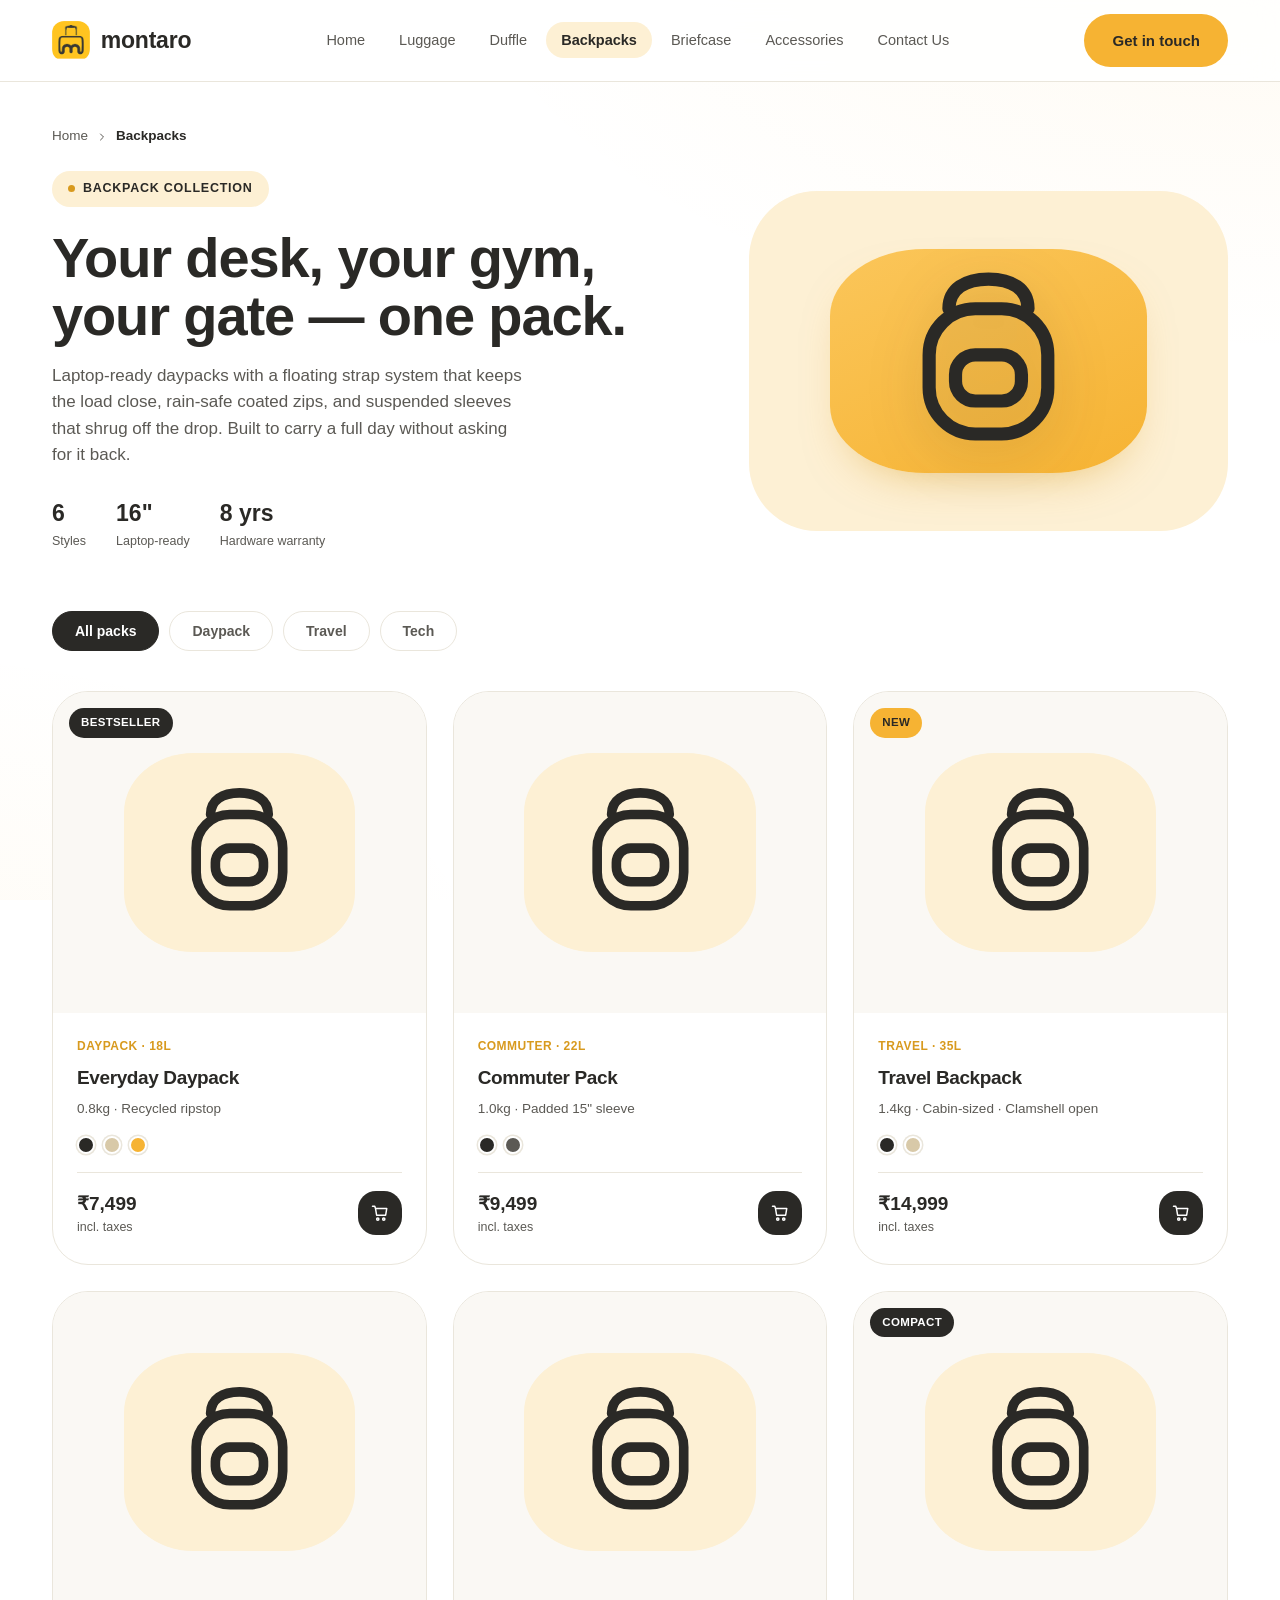
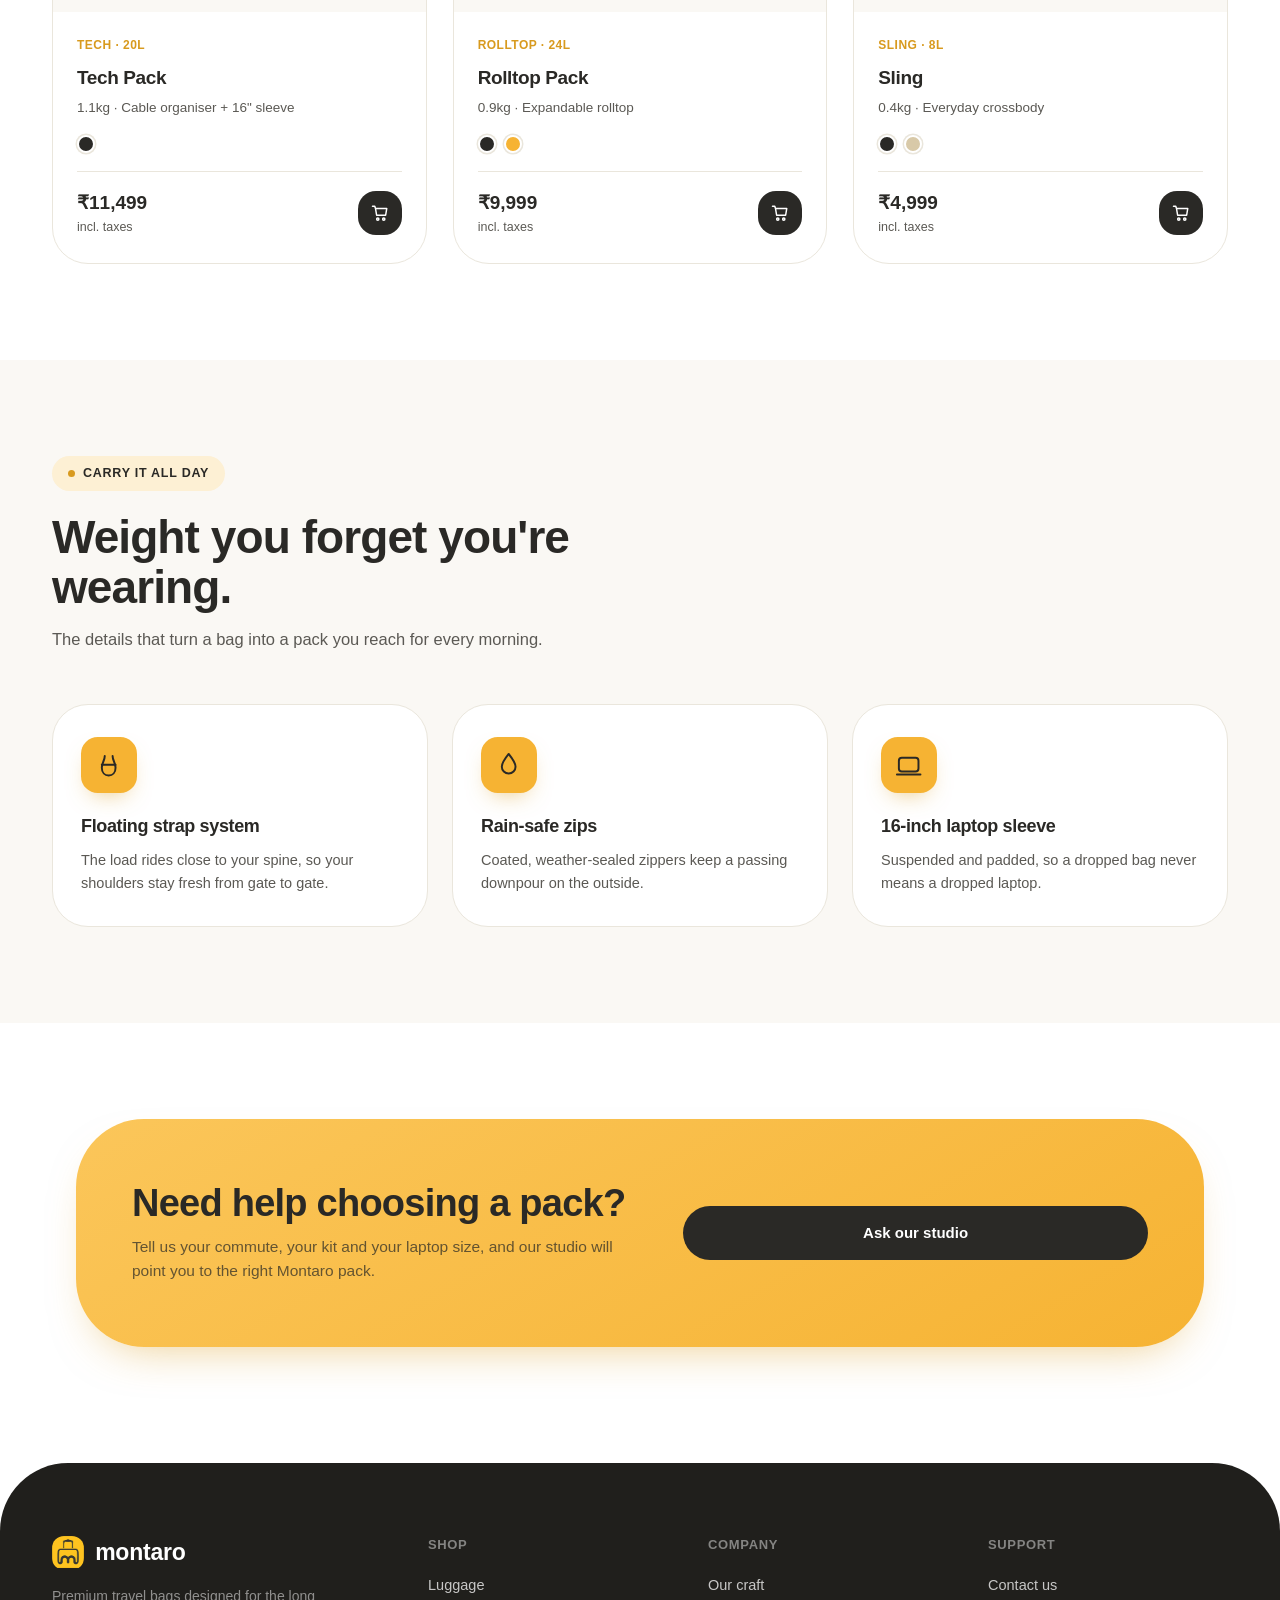
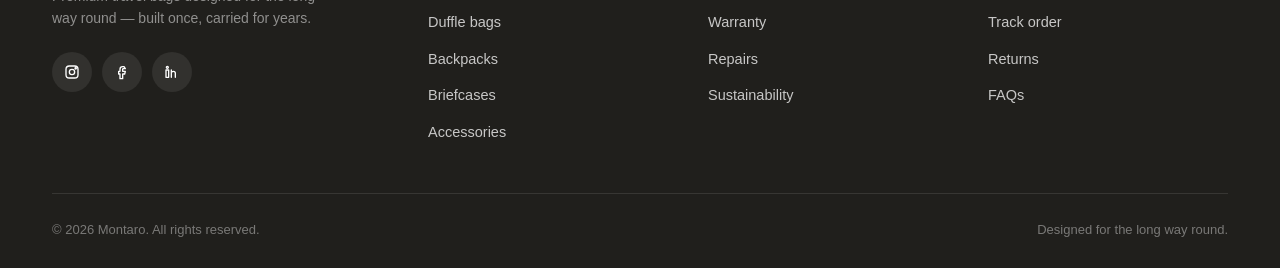
<file: backpacks.html>
<!DOCTYPE html>
<html lang="en">
<head>
<meta charset="UTF-8">
<meta name="viewport" content="width=device-width, initial-scale=1.0">
<title>Backpacks — Montaro</title>
<meta name="description" content="Montaro backpacks — laptop-ready daypacks and travel packs with a floating strap system, rain-safe zips and an 8-year hardware warranty.">
<link rel="icon" href="montaro-icon.png">
<link rel="preconnect" href="https://api.fontshare.com">
<link rel="stylesheet" href="https://api.fontshare.com/v2/css?f[]=clash-display@600,700&f[]=satoshi@400,500,700&display=swap">
<link rel="stylesheet" href="styles.css">
<script src="app.js" defer></script>
</head>
<body>

<header>
  <nav class="nav wrap">
    <a href="index.html" class="brand">
      <img src="montaro-icon.png" alt="Montaro icon">
      <span>montaro</span>
    </a>
    <ul class="nav-links" id="navLinks">
      <li><a href="index.html">Home</a></li>
      <li><a href="luggage.html">Luggage</a></li>
      <li><a href="duffle.html">Duffle</a></li>
      <li><a href="backpacks.html" class="active">Backpacks</a></li>
      <li><a href="briefcase.html">Briefcase</a></li>
      <li><a href="accessories.html">Accessories</a></li>
      <li><a href="contact.html">Contact Us</a></li>
    </ul>
    <div class="nav-right">
      <a href="contact.html" class="btn btn-amber">Get in touch</a>
      <button class="menu-toggle" id="menuToggle" aria-label="Toggle menu" aria-expanded="false"><span></span></button>
    </div>
  </nav>
</header>

<main>
  <!-- PAGE HERO -->
  <section class="page-hero">
    <div class="wrap">
      <div class="breadcrumb">
        <a href="index.html">Home</a>
        <svg viewBox="0 0 24 24" fill="none" stroke="currentColor" stroke-width="2" stroke-linecap="round"><path d="M9 6l6 6-6 6"/></svg>
        <span class="current">Backpacks</span>
      </div>
      <div class="page-hero-grid">
        <div class="reveal">
          <div class="eyebrow"><span class="dot"></span>Backpack collection</div>
          <h1>Your desk, your gym, your gate — one pack.</h1>
          <p class="lead">Laptop-ready daypacks with a floating strap system that keeps the load close, rain-safe coated zips, and suspended sleeves that shrug off the drop. Built to carry a full day without asking for it back.</p>
          <div class="page-hero-stats">
            <div><strong>6</strong><span>Styles</span></div>
            <div><strong>16"</strong><span>Laptop-ready</span></div>
            <div><strong>8 yrs</strong><span>Hardware warranty</span></div>
          </div>
        </div>
        <div class="page-hero-art reveal d1">
          <svg viewBox="0 0 64 64" fill="none"><path d="M20 16c0-6 5-9 12-9s12 3 12 9" stroke="#2A2926" stroke-width="4" stroke-linecap="round"/><rect x="14" y="16" width="36" height="38" rx="14" stroke="#2A2926" stroke-width="4"/><rect x="22" y="30" width="20" height="14" rx="6" stroke="#2A2926" stroke-width="4"/></svg>
        </div>
      </div>
    </div>
  </section>

  <!-- PRODUCT GRID -->
  <section style="padding-top:0;">
    <div class="wrap">
      <div class="filter-bar" id="filterBar">
        <button class="filter-pill active" data-filter="all">All packs</button>
        <button class="filter-pill" data-filter="daypack">Daypack</button>
        <button class="filter-pill" data-filter="travel">Travel</button>
        <button class="filter-pill" data-filter="tech">Tech</button>
      </div>

      <div class="product-grid" id="productGrid">

        <div class="product-card reveal" data-category="daypack">
          <div class="product-media">
            <span class="product-badge">Bestseller</span>
            <svg viewBox="0 0 64 64" fill="none"><path d="M20 16c0-6 5-9 12-9s12 3 12 9" stroke="#2A2926" stroke-width="4" stroke-linecap="round"/><rect x="14" y="16" width="36" height="38" rx="14" stroke="#2A2926" stroke-width="4"/><rect x="22" y="30" width="20" height="14" rx="6" stroke="#2A2926" stroke-width="4"/></svg>
          </div>
          <div class="product-body">
            <div class="product-cat">Daypack · 18L</div>
            <h3>Everyday Daypack</h3>
            <p class="product-specs">0.8kg · Recycled ripstop</p>
            <div class="product-swatches">
              <span class="swatch" style="background:#2A2926;"></span>
              <span class="swatch" style="background:#D8C9A8;"></span>
              <span class="swatch" style="background:#F6B333;"></span>
            </div>
            <div class="product-footer">
              <div class="product-price">₹7,499<span>incl. taxes</span></div>
              <button class="add-btn" aria-label="Add to bag"><svg viewBox="0 0 24 24" fill="none" stroke="currentColor" stroke-width="2" stroke-linecap="round" stroke-linejoin="round"><path d="M6 6h15l-1.5 9h-12L6 6zM6 6L5 3H2"/><circle cx="9" cy="20" r="1.5"/><circle cx="17" cy="20" r="1.5"/></svg></button>
            </div>
          </div>
        </div>

        <div class="product-card reveal d1" data-category="daypack">
          <div class="product-media">
            <svg viewBox="0 0 64 64" fill="none"><path d="M20 16c0-6 5-9 12-9s12 3 12 9" stroke="#2A2926" stroke-width="4" stroke-linecap="round"/><rect x="14" y="16" width="36" height="38" rx="14" stroke="#2A2926" stroke-width="4"/><rect x="22" y="30" width="20" height="14" rx="6" stroke="#2A2926" stroke-width="4"/></svg>
          </div>
          <div class="product-body">
            <div class="product-cat">Commuter · 22L</div>
            <h3>Commuter Pack</h3>
            <p class="product-specs">1.0kg · Padded 15" sleeve</p>
            <div class="product-swatches">
              <span class="swatch" style="background:#2A2926;"></span>
              <span class="swatch" style="background:#5B5954;"></span>
            </div>
            <div class="product-footer">
              <div class="product-price">₹9,499<span>incl. taxes</span></div>
              <button class="add-btn" aria-label="Add to bag"><svg viewBox="0 0 24 24" fill="none" stroke="currentColor" stroke-width="2" stroke-linecap="round" stroke-linejoin="round"><path d="M6 6h15l-1.5 9h-12L6 6zM6 6L5 3H2"/><circle cx="9" cy="20" r="1.5"/><circle cx="17" cy="20" r="1.5"/></svg></button>
            </div>
          </div>
        </div>

        <div class="product-card reveal d2" data-category="travel">
          <div class="product-media">
            <span class="product-badge new">New</span>
            <svg viewBox="0 0 64 64" fill="none"><path d="M20 16c0-6 5-9 12-9s12 3 12 9" stroke="#2A2926" stroke-width="4" stroke-linecap="round"/><rect x="14" y="16" width="36" height="38" rx="14" stroke="#2A2926" stroke-width="4"/><rect x="22" y="30" width="20" height="14" rx="6" stroke="#2A2926" stroke-width="4"/></svg>
          </div>
          <div class="product-body">
            <div class="product-cat">Travel · 35L</div>
            <h3>Travel Backpack</h3>
            <p class="product-specs">1.4kg · Cabin-sized · Clamshell open</p>
            <div class="product-swatches">
              <span class="swatch" style="background:#2A2926;"></span>
              <span class="swatch" style="background:#D8C9A8;"></span>
            </div>
            <div class="product-footer">
              <div class="product-price">₹14,999<span>incl. taxes</span></div>
              <button class="add-btn" aria-label="Add to bag"><svg viewBox="0 0 24 24" fill="none" stroke="currentColor" stroke-width="2" stroke-linecap="round" stroke-linejoin="round"><path d="M6 6h15l-1.5 9h-12L6 6zM6 6L5 3H2"/><circle cx="9" cy="20" r="1.5"/><circle cx="17" cy="20" r="1.5"/></svg></button>
            </div>
          </div>
        </div>

        <div class="product-card reveal" data-category="tech">
          <div class="product-media">
            <svg viewBox="0 0 64 64" fill="none"><path d="M20 16c0-6 5-9 12-9s12 3 12 9" stroke="#2A2926" stroke-width="4" stroke-linecap="round"/><rect x="14" y="16" width="36" height="38" rx="14" stroke="#2A2926" stroke-width="4"/><rect x="22" y="30" width="20" height="14" rx="6" stroke="#2A2926" stroke-width="4"/></svg>
          </div>
          <div class="product-body">
            <div class="product-cat">Tech · 20L</div>
            <h3>Tech Pack</h3>
            <p class="product-specs">1.1kg · Cable organiser + 16" sleeve</p>
            <div class="product-swatches">
              <span class="swatch" style="background:#2A2926;"></span>
            </div>
            <div class="product-footer">
              <div class="product-price">₹11,499<span>incl. taxes</span></div>
              <button class="add-btn" aria-label="Add to bag"><svg viewBox="0 0 24 24" fill="none" stroke="currentColor" stroke-width="2" stroke-linecap="round" stroke-linejoin="round"><path d="M6 6h15l-1.5 9h-12L6 6zM6 6L5 3H2"/><circle cx="9" cy="20" r="1.5"/><circle cx="17" cy="20" r="1.5"/></svg></button>
            </div>
          </div>
        </div>

        <div class="product-card reveal d1" data-category="daypack">
          <div class="product-media">
            <svg viewBox="0 0 64 64" fill="none"><path d="M20 16c0-6 5-9 12-9s12 3 12 9" stroke="#2A2926" stroke-width="4" stroke-linecap="round"/><rect x="14" y="16" width="36" height="38" rx="14" stroke="#2A2926" stroke-width="4"/><rect x="22" y="30" width="20" height="14" rx="6" stroke="#2A2926" stroke-width="4"/></svg>
          </div>
          <div class="product-body">
            <div class="product-cat">Rolltop · 24L</div>
            <h3>Rolltop Pack</h3>
            <p class="product-specs">0.9kg · Expandable rolltop</p>
            <div class="product-swatches">
              <span class="swatch" style="background:#2A2926;"></span>
              <span class="swatch" style="background:#F6B333;"></span>
            </div>
            <div class="product-footer">
              <div class="product-price">₹9,999<span>incl. taxes</span></div>
              <button class="add-btn" aria-label="Add to bag"><svg viewBox="0 0 24 24" fill="none" stroke="currentColor" stroke-width="2" stroke-linecap="round" stroke-linejoin="round"><path d="M6 6h15l-1.5 9h-12L6 6zM6 6L5 3H2"/><circle cx="9" cy="20" r="1.5"/><circle cx="17" cy="20" r="1.5"/></svg></button>
            </div>
          </div>
        </div>

        <div class="product-card reveal d2" data-category="tech">
          <div class="product-media">
            <span class="product-badge">Compact</span>
            <svg viewBox="0 0 64 64" fill="none"><path d="M20 16c0-6 5-9 12-9s12 3 12 9" stroke="#2A2926" stroke-width="4" stroke-linecap="round"/><rect x="14" y="16" width="36" height="38" rx="14" stroke="#2A2926" stroke-width="4"/><rect x="22" y="30" width="20" height="14" rx="6" stroke="#2A2926" stroke-width="4"/></svg>
          </div>
          <div class="product-body">
            <div class="product-cat">Sling · 8L</div>
            <h3>Sling</h3>
            <p class="product-specs">0.4kg · Everyday crossbody</p>
            <div class="product-swatches">
              <span class="swatch" style="background:#2A2926;"></span>
              <span class="swatch" style="background:#D8C9A8;"></span>
            </div>
            <div class="product-footer">
              <div class="product-price">₹4,999<span>incl. taxes</span></div>
              <button class="add-btn" aria-label="Add to bag"><svg viewBox="0 0 24 24" fill="none" stroke="currentColor" stroke-width="2" stroke-linecap="round" stroke-linejoin="round"><path d="M6 6h15l-1.5 9h-12L6 6zM6 6L5 3H2"/><circle cx="9" cy="20" r="1.5"/><circle cx="17" cy="20" r="1.5"/></svg></button>
            </div>
          </div>
        </div>

      </div>
    </div>
  </section>

  <!-- FEATURES -->
  <section class="cream-bg">
    <div class="wrap">
      <div class="section-head reveal">
        <div class="eyebrow"><span class="dot"></span>Carry it all day</div>
        <h2>Weight you forget you're wearing.</h2>
        <p>The details that turn a bag into a pack you reach for every morning.</p>
      </div>
      <div class="feature-trio">
        <div class="feature-item reveal">
          <span class="tile"><svg viewBox="0 0 64 64" fill="none"><path d="M24 12c0 10-6 14-6 24s6 16 14 16 14-6 14-16-6-14-6-24" stroke="#2A2926" stroke-width="4" stroke-linecap="round"/><path d="M18 30h28" stroke="#2A2926" stroke-width="4" stroke-linecap="round"/></svg></span>
          <h3>Floating strap system</h3>
          <p>The load rides close to your spine, so your shoulders stay fresh from gate to gate.</p>
        </div>
        <div class="feature-item reveal d1">
          <span class="tile"><svg viewBox="0 0 64 64" fill="none"><path d="M32 8c8 10 14 18 14 26a14 14 0 11-28 0c0-8 6-16 14-26z" stroke="#2A2926" stroke-width="4" stroke-linecap="round" stroke-linejoin="round"/></svg></span>
          <h3>Rain-safe zips</h3>
          <p>Coated, weather-sealed zippers keep a passing downpour on the outside.</p>
        </div>
        <div class="feature-item reveal d2">
          <span class="tile"><svg viewBox="0 0 64 64" fill="none"><rect x="12" y="16" width="40" height="28" rx="6" stroke="#2A2926" stroke-width="4"/><path d="M8 50h48" stroke="#2A2926" stroke-width="4" stroke-linecap="round"/></svg></span>
          <h3>16-inch laptop sleeve</h3>
          <p>Suspended and padded, so a dropped bag never means a dropped laptop.</p>
        </div>
      </div>
    </div>
  </section>

  <!-- CTA -->
  <section>
    <div class="wrap">
      <div class="cta-band reveal">
        <div>
          <h2>Need help choosing a pack?</h2>
          <p>Tell us your commute, your kit and your laptop size, and our studio will point you to the right Montaro pack.</p>
        </div>
        <div>
          <a href="contact.html" class="btn btn-primary btn-block">Ask our studio</a>
        </div>
      </div>
    </div>
  </section>
</main>

<footer>
  <div class="wrap">
    <div class="footer-grid">
      <div class="footer-brand">
        <a href="index.html" class="brand">
          <img src="montaro-icon.png" alt="Montaro icon" style="height:34px;">
          <span>montaro</span>
        </a>
        <p>Premium travel bags designed for the long way round — built once, carried for years.</p>
        <div class="footer-social">
          <a href="#" aria-label="Instagram"><svg viewBox="0 0 24 24" fill="none" stroke-width="2" stroke-linecap="round"><rect x="3" y="3" width="18" height="18" rx="5"/><circle cx="12" cy="12" r="4"/><circle cx="17.5" cy="6.5" r="1"/></svg></a>
          <a href="#" aria-label="Facebook"><svg viewBox="0 0 24 24" fill="none" stroke-width="2" stroke-linecap="round" stroke-linejoin="round"><path d="M15 4h-2a4 4 0 00-4 4v3H7v4h2v7h4v-7h3l1-4h-4V8a1 1 0 011-1h3z"/></svg></a>
          <a href="#" aria-label="LinkedIn"><svg viewBox="0 0 24 24" fill="none" stroke-width="2" stroke-linecap="round" stroke-linejoin="round"><rect x="3" y="9" width="4" height="11"/><circle cx="5" cy="5" r="1.5"/><path d="M11 20v-6a3 3 0 016 0v6M11 9v11"/></svg></a>
        </div>
      </div>
      <div class="footer-col">
        <h4>Shop</h4>
        <ul>
          <li><a href="luggage.html">Luggage</a></li>
          <li><a href="duffle.html">Duffle bags</a></li>
          <li><a href="backpacks.html">Backpacks</a></li>
          <li><a href="briefcase.html">Briefcases</a></li>
          <li><a href="accessories.html">Accessories</a></li>
        </ul>
      </div>
      <div class="footer-col">
        <h4>Company</h4>
        <ul>
          <li><a href="index.html#craft">Our craft</a></li>
          <li><a href="#">Warranty</a></li>
          <li><a href="#">Repairs</a></li>
          <li><a href="#">Sustainability</a></li>
        </ul>
      </div>
      <div class="footer-col">
        <h4>Support</h4>
        <ul>
          <li><a href="contact.html">Contact us</a></li>
          <li><a href="#">Track order</a></li>
          <li><a href="#">Returns</a></li>
          <li><a href="#">FAQs</a></li>
        </ul>
      </div>
    </div>
    <div class="footer-bottom">
      <span>© 2026 Montaro. All rights reserved.</span>
      <span>Designed for the long way round.</span>
    </div>
  </div>
</footer>

</body>
</html>
</file>
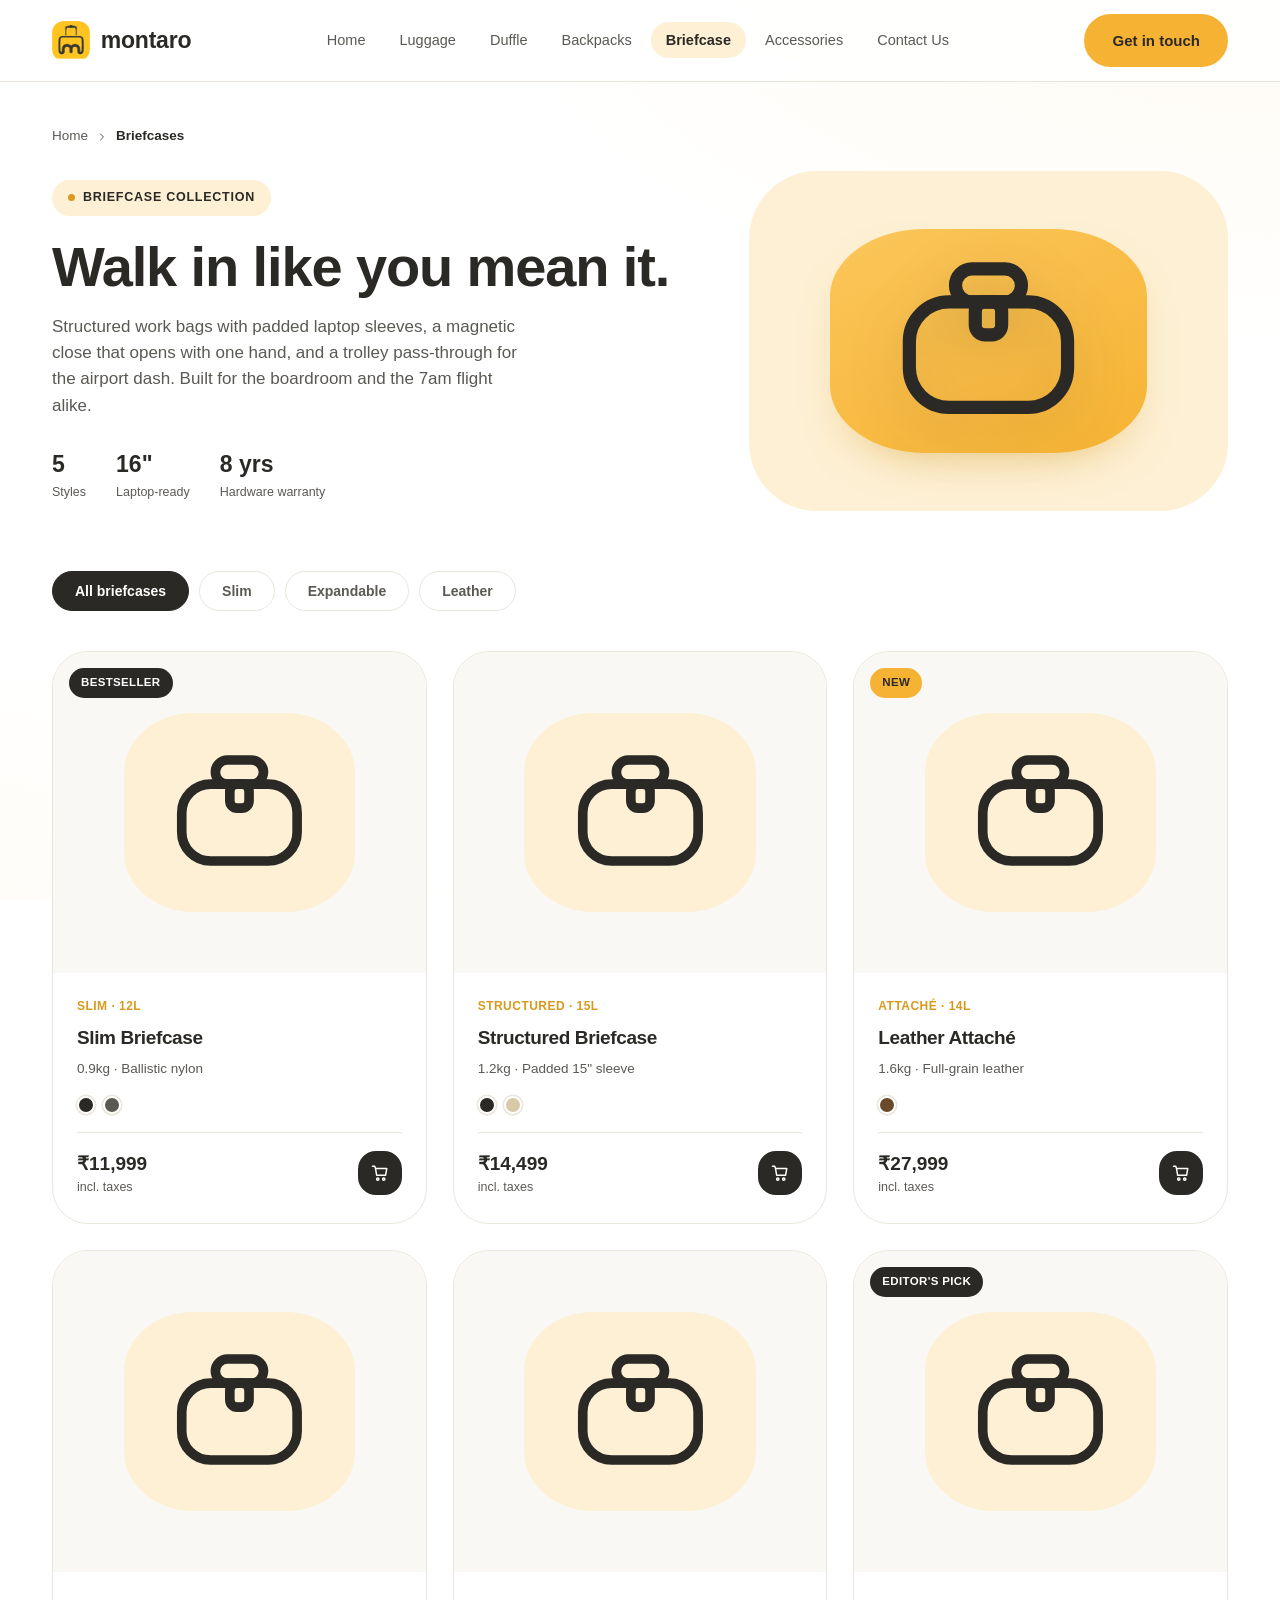
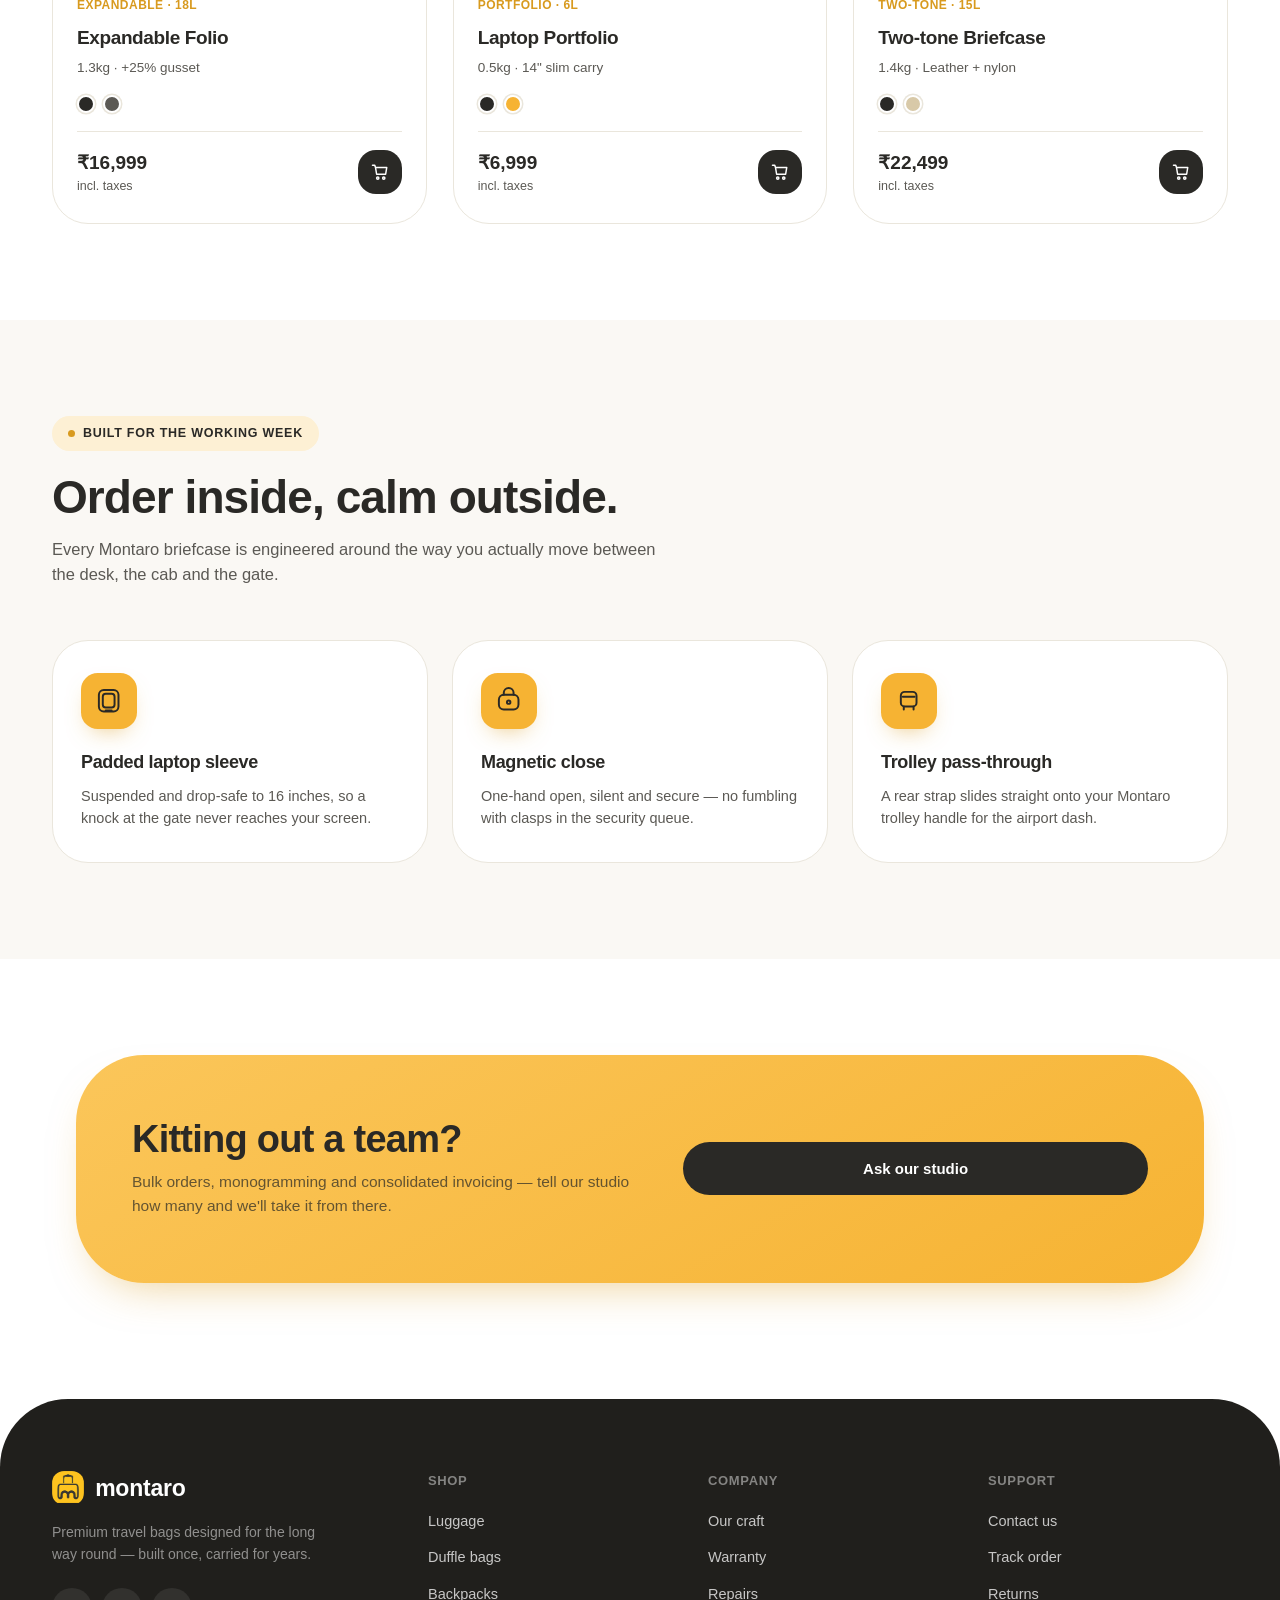
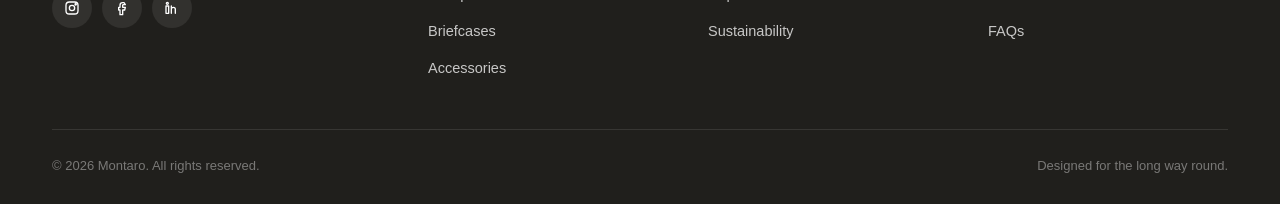
<file: briefcase.html>
<!DOCTYPE html>
<html lang="en">
<head>
<meta charset="UTF-8">
<meta name="viewport" content="width=device-width, initial-scale=1.0">
<title>Briefcases — Montaro</title>
<meta name="description" content="Montaro briefcases — structured work bags with padded laptop sleeves, magnetic close and trolley pass-through, backed by an 8-year hardware warranty.">
<link rel="icon" href="montaro-icon.png">
<link rel="preconnect" href="https://api.fontshare.com">
<link rel="stylesheet" href="https://api.fontshare.com/v2/css?f[]=clash-display@600,700&f[]=satoshi@400,500,700&display=swap">
<link rel="stylesheet" href="styles.css">
<script src="app.js" defer></script>
</head>
<body>


<header>
  <nav class="nav wrap">
    <a href="index.html" class="brand">
      <img src="montaro-icon.png" alt="Montaro icon">
      <span>montaro</span>
    </a>
    <ul class="nav-links" id="navLinks">
      <li><a href="index.html">Home</a></li>
      <li><a href="luggage.html">Luggage</a></li>
      <li><a href="duffle.html">Duffle</a></li>
      <li><a href="backpacks.html">Backpacks</a></li>
      <li><a href="briefcase.html" class="active">Briefcase</a></li>
      <li><a href="accessories.html">Accessories</a></li>
      <li><a href="contact.html">Contact Us</a></li>
    </ul>
    <div class="nav-right">
      <a href="contact.html" class="btn btn-amber">Get in touch</a>
      <button class="menu-toggle" id="menuToggle" aria-label="Toggle menu" aria-expanded="false"><span></span></button>
    </div>
  </nav>
</header>

<main>
  <!-- PAGE HERO -->
  <section class="page-hero">
    <div class="wrap">
      <div class="breadcrumb">
        <a href="index.html">Home</a>
        <svg viewBox="0 0 24 24" fill="none" stroke="currentColor" stroke-width="2" stroke-linecap="round"><path d="M9 6l6 6-6 6"/></svg>
        <span class="current">Briefcases</span>
      </div>
      <div class="page-hero-grid">
        <div class="reveal">
          <div class="eyebrow"><span class="dot"></span>Briefcase collection</div>
          <h1>Walk in like you mean it.</h1>
          <p class="lead">Structured work bags with padded laptop sleeves, a magnetic close that opens with one hand, and a trolley pass-through for the airport dash. Built for the boardroom and the 7am flight alike.</p>
          <div class="page-hero-stats">
            <div><strong>5</strong><span>Styles</span></div>
            <div><strong>16"</strong><span>Laptop-ready</span></div>
            <div><strong>8 yrs</strong><span>Hardware warranty</span></div>
          </div>
        </div>
        <div class="page-hero-art reveal d1">
          <svg viewBox="0 0 64 64" fill="none"><rect x="22" y="10" width="20" height="10" rx="5" stroke="#2A2926" stroke-width="4"/><rect x="8" y="20" width="48" height="32" rx="12" stroke="#2A2926" stroke-width="4"/><rect x="28" y="20" width="8" height="10" rx="3" stroke="#2A2926" stroke-width="4"/></svg>
        </div>
      </div>
    </div>
  </section>

  <!-- PRODUCT GRID -->
  <section style="padding-top:0;">
    <div class="wrap">
      <div class="filter-bar" id="filterBar">
        <button class="filter-pill active" data-filter="all">All briefcases</button>
        <button class="filter-pill" data-filter="slim">Slim</button>
        <button class="filter-pill" data-filter="expandable">Expandable</button>
        <button class="filter-pill" data-filter="leather">Leather</button>
      </div>

      <div class="product-grid" id="productGrid">

        <div class="product-card reveal" data-category="slim">
          <div class="product-media">
            <span class="product-badge">Bestseller</span>
            <svg viewBox="0 0 64 64" fill="none"><rect x="22" y="10" width="20" height="10" rx="5" stroke="#2A2926" stroke-width="4"/><rect x="8" y="20" width="48" height="32" rx="12" stroke="#2A2926" stroke-width="4"/><rect x="28" y="20" width="8" height="10" rx="3" stroke="#2A2926" stroke-width="4"/></svg>
          </div>
          <div class="product-body">
            <div class="product-cat">Slim · 12L</div>
            <h3>Slim Briefcase</h3>
            <p class="product-specs">0.9kg · Ballistic nylon</p>
            <div class="product-swatches">
              <span class="swatch" style="background:#2A2926;"></span>
              <span class="swatch" style="background:#5B5954;"></span>
            </div>
            <div class="product-footer">
              <div class="product-price">₹11,999<span>incl. taxes</span></div>
              <button class="add-btn" aria-label="Add to bag"><svg viewBox="0 0 24 24" fill="none" stroke="currentColor" stroke-width="2" stroke-linecap="round" stroke-linejoin="round"><path d="M6 6h15l-1.5 9h-12L6 6zM6 6L5 3H2"/><circle cx="9" cy="20" r="1.5"/><circle cx="17" cy="20" r="1.5"/></svg></button>
            </div>
          </div>
        </div>

        <div class="product-card reveal d1" data-category="slim">
          <div class="product-media">
            <svg viewBox="0 0 64 64" fill="none"><rect x="22" y="10" width="20" height="10" rx="5" stroke="#2A2926" stroke-width="4"/><rect x="8" y="20" width="48" height="32" rx="12" stroke="#2A2926" stroke-width="4"/><rect x="28" y="20" width="8" height="10" rx="3" stroke="#2A2926" stroke-width="4"/></svg>
          </div>
          <div class="product-body">
            <div class="product-cat">Structured · 15L</div>
            <h3>Structured Briefcase</h3>
            <p class="product-specs">1.2kg · Padded 15" sleeve</p>
            <div class="product-swatches">
              <span class="swatch" style="background:#2A2926;"></span>
              <span class="swatch" style="background:#D8C9A8;"></span>
            </div>
            <div class="product-footer">
              <div class="product-price">₹14,499<span>incl. taxes</span></div>
              <button class="add-btn" aria-label="Add to bag"><svg viewBox="0 0 24 24" fill="none" stroke="currentColor" stroke-width="2" stroke-linecap="round" stroke-linejoin="round"><path d="M6 6h15l-1.5 9h-12L6 6zM6 6L5 3H2"/><circle cx="9" cy="20" r="1.5"/><circle cx="17" cy="20" r="1.5"/></svg></button>
            </div>
          </div>
        </div>

        <div class="product-card reveal d2" data-category="leather">
          <div class="product-media">
            <span class="product-badge new">New</span>
            <svg viewBox="0 0 64 64" fill="none"><rect x="22" y="10" width="20" height="10" rx="5" stroke="#2A2926" stroke-width="4"/><rect x="8" y="20" width="48" height="32" rx="12" stroke="#2A2926" stroke-width="4"/><rect x="28" y="20" width="8" height="10" rx="3" stroke="#2A2926" stroke-width="4"/></svg>
          </div>
          <div class="product-body">
            <div class="product-cat">Attaché · 14L</div>
            <h3>Leather Attaché</h3>
            <p class="product-specs">1.6kg · Full-grain leather</p>
            <div class="product-swatches">
              <span class="swatch" style="background:#6B4A2B;"></span>
            </div>
            <div class="product-footer">
              <div class="product-price">₹27,999<span>incl. taxes</span></div>
              <button class="add-btn" aria-label="Add to bag"><svg viewBox="0 0 24 24" fill="none" stroke="currentColor" stroke-width="2" stroke-linecap="round" stroke-linejoin="round"><path d="M6 6h15l-1.5 9h-12L6 6zM6 6L5 3H2"/><circle cx="9" cy="20" r="1.5"/><circle cx="17" cy="20" r="1.5"/></svg></button>
            </div>
          </div>
        </div>

        <div class="product-card reveal" data-category="expandable">
          <div class="product-media">
            <svg viewBox="0 0 64 64" fill="none"><rect x="22" y="10" width="20" height="10" rx="5" stroke="#2A2926" stroke-width="4"/><rect x="8" y="20" width="48" height="32" rx="12" stroke="#2A2926" stroke-width="4"/><rect x="28" y="20" width="8" height="10" rx="3" stroke="#2A2926" stroke-width="4"/></svg>
          </div>
          <div class="product-body">
            <div class="product-cat">Expandable · 18L</div>
            <h3>Expandable Folio</h3>
            <p class="product-specs">1.3kg · +25% gusset</p>
            <div class="product-swatches">
              <span class="swatch" style="background:#2A2926;"></span>
              <span class="swatch" style="background:#5B5954;"></span>
            </div>
            <div class="product-footer">
              <div class="product-price">₹16,999<span>incl. taxes</span></div>
              <button class="add-btn" aria-label="Add to bag"><svg viewBox="0 0 24 24" fill="none" stroke="currentColor" stroke-width="2" stroke-linecap="round" stroke-linejoin="round"><path d="M6 6h15l-1.5 9h-12L6 6zM6 6L5 3H2"/><circle cx="9" cy="20" r="1.5"/><circle cx="17" cy="20" r="1.5"/></svg></button>
            </div>
          </div>
        </div>

        <div class="product-card reveal d1" data-category="slim">
          <div class="product-media">
            <svg viewBox="0 0 64 64" fill="none"><rect x="22" y="10" width="20" height="10" rx="5" stroke="#2A2926" stroke-width="4"/><rect x="8" y="20" width="48" height="32" rx="12" stroke="#2A2926" stroke-width="4"/><rect x="28" y="20" width="8" height="10" rx="3" stroke="#2A2926" stroke-width="4"/></svg>
          </div>
          <div class="product-body">
            <div class="product-cat">Portfolio · 6L</div>
            <h3>Laptop Portfolio</h3>
            <p class="product-specs">0.5kg · 14" slim carry</p>
            <div class="product-swatches">
              <span class="swatch" style="background:#2A2926;"></span>
              <span class="swatch" style="background:#F6B333;"></span>
            </div>
            <div class="product-footer">
              <div class="product-price">₹6,999<span>incl. taxes</span></div>
              <button class="add-btn" aria-label="Add to bag"><svg viewBox="0 0 24 24" fill="none" stroke="currentColor" stroke-width="2" stroke-linecap="round" stroke-linejoin="round"><path d="M6 6h15l-1.5 9h-12L6 6zM6 6L5 3H2"/><circle cx="9" cy="20" r="1.5"/><circle cx="17" cy="20" r="1.5"/></svg></button>
            </div>
          </div>
        </div>

        <div class="product-card reveal d2" data-category="leather">
          <div class="product-media">
            <span class="product-badge">Editor's pick</span>
            <svg viewBox="0 0 64 64" fill="none"><rect x="22" y="10" width="20" height="10" rx="5" stroke="#2A2926" stroke-width="4"/><rect x="8" y="20" width="48" height="32" rx="12" stroke="#2A2926" stroke-width="4"/><rect x="28" y="20" width="8" height="10" rx="3" stroke="#2A2926" stroke-width="4"/></svg>
          </div>
          <div class="product-body">
            <div class="product-cat">Two-tone · 15L</div>
            <h3>Two-tone Briefcase</h3>
            <p class="product-specs">1.4kg · Leather + nylon</p>
            <div class="product-swatches">
              <span class="swatch" style="background:#2A2926;"></span>
              <span class="swatch" style="background:#D8C9A8;"></span>
            </div>
            <div class="product-footer">
              <div class="product-price">₹22,499<span>incl. taxes</span></div>
              <button class="add-btn" aria-label="Add to bag"><svg viewBox="0 0 24 24" fill="none" stroke="currentColor" stroke-width="2" stroke-linecap="round" stroke-linejoin="round"><path d="M6 6h15l-1.5 9h-12L6 6zM6 6L5 3H2"/><circle cx="9" cy="20" r="1.5"/><circle cx="17" cy="20" r="1.5"/></svg></button>
            </div>
          </div>
        </div>

      </div>
    </div>
  </section>

  <!-- FEATURES -->
  <section class="cream-bg">
    <div class="wrap">
      <div class="section-head reveal">
        <div class="eyebrow"><span class="dot"></span>Built for the working week</div>
        <h2>Order inside, calm outside.</h2>
        <p>Every Montaro briefcase is engineered around the way you actually move between the desk, the cab and the gate.</p>
      </div>
      <div class="feature-trio">
        <div class="feature-item reveal">
          <span class="tile"><svg viewBox="0 0 64 64" fill="none"><rect x="12" y="10" width="40" height="44" rx="10" stroke="#2A2926" stroke-width="4"/><rect x="20" y="18" width="24" height="28" rx="6" stroke="#2A2926" stroke-width="4"/><line x1="26" y1="52" x2="38" y2="52" stroke="#2A2926" stroke-width="4" stroke-linecap="round"/></svg></span>
          <h3>Padded laptop sleeve</h3>
          <p>Suspended and drop-safe to 16 inches, so a knock at the gate never reaches your screen.</p>
        </div>
        <div class="feature-item reveal d1">
          <span class="tile"><svg viewBox="0 0 64 64" fill="none"><rect x="12" y="20" width="40" height="30" rx="10" stroke="#2A2926" stroke-width="4"/><path d="M22 20v-4a10 10 0 0120 0v4" stroke="#2A2926" stroke-width="4" stroke-linecap="round"/><circle cx="32" cy="35" r="3.5" stroke="#2A2926" stroke-width="4"/></svg></span>
          <h3>Magnetic close</h3>
          <p>One-hand open, silent and secure — no fumbling with clasps in the security queue.</p>
        </div>
        <div class="feature-item reveal d2">
          <span class="tile"><svg viewBox="0 0 64 64" fill="none"><rect x="16" y="14" width="32" height="30" rx="8" stroke="#2A2926" stroke-width="4"/><path d="M22 44v6M42 44v6" stroke="#2A2926" stroke-width="4" stroke-linecap="round"/><line x1="20" y1="24" x2="44" y2="24" stroke="#2A2926" stroke-width="4" stroke-linecap="round"/></svg></span>
          <h3>Trolley pass-through</h3>
          <p>A rear strap slides straight onto your Montaro trolley handle for the airport dash.</p>
        </div>
      </div>
    </div>
  </section>

  <!-- CTA -->
  <section>
    <div class="wrap">
      <div class="cta-band reveal">
        <div>
          <h2>Kitting out a team?</h2>
          <p>Bulk orders, monogramming and consolidated invoicing — tell our studio how many and we'll take it from there.</p>
        </div>
        <div>
          <a href="contact.html" class="btn btn-primary btn-block">Ask our studio</a>
        </div>
      </div>
    </div>
  </section>
</main>

<footer>
  <div class="wrap">
    <div class="footer-grid">
      <div class="footer-brand">
        <a href="index.html" class="brand">
          <img src="montaro-icon.png" alt="Montaro icon" style="height:34px;">
          <span>montaro</span>
        </a>
        <p>Premium travel bags designed for the long way round — built once, carried for years.</p>
        <div class="footer-social">
          <a href="#" aria-label="Instagram"><svg viewBox="0 0 24 24" fill="none" stroke-width="2" stroke-linecap="round"><rect x="3" y="3" width="18" height="18" rx="5"/><circle cx="12" cy="12" r="4"/><circle cx="17.5" cy="6.5" r="1"/></svg></a>
          <a href="#" aria-label="Facebook"><svg viewBox="0 0 24 24" fill="none" stroke-width="2" stroke-linecap="round" stroke-linejoin="round"><path d="M15 4h-2a4 4 0 00-4 4v3H7v4h2v7h4v-7h3l1-4h-4V8a1 1 0 011-1h3z"/></svg></a>
          <a href="#" aria-label="LinkedIn"><svg viewBox="0 0 24 24" fill="none" stroke-width="2" stroke-linecap="round" stroke-linejoin="round"><rect x="3" y="9" width="4" height="11"/><circle cx="5" cy="5" r="1.5"/><path d="M11 20v-6a3 3 0 016 0v6M11 9v11"/></svg></a>
        </div>
      </div>
      <div class="footer-col">
        <h4>Shop</h4>
        <ul>
          <li><a href="luggage.html">Luggage</a></li>
          <li><a href="duffle.html">Duffle bags</a></li>
          <li><a href="backpacks.html">Backpacks</a></li>
          <li><a href="briefcase.html">Briefcases</a></li>
          <li><a href="accessories.html">Accessories</a></li>
        </ul>
      </div>
      <div class="footer-col">
        <h4>Company</h4>
        <ul>
          <li><a href="index.html#craft">Our craft</a></li>
          <li><a href="#">Warranty</a></li>
          <li><a href="#">Repairs</a></li>
          <li><a href="#">Sustainability</a></li>
        </ul>
      </div>
      <div class="footer-col">
        <h4>Support</h4>
        <ul>
          <li><a href="contact.html">Contact us</a></li>
          <li><a href="#">Track order</a></li>
          <li><a href="#">Returns</a></li>
          <li><a href="#">FAQs</a></li>
        </ul>
      </div>
    </div>
    <div class="footer-bottom">
      <span>© 2026 Montaro. All rights reserved.</span>
      <span>Designed for the long way round.</span>
    </div>
  </div>
</footer>

</body>
</html>
</file>
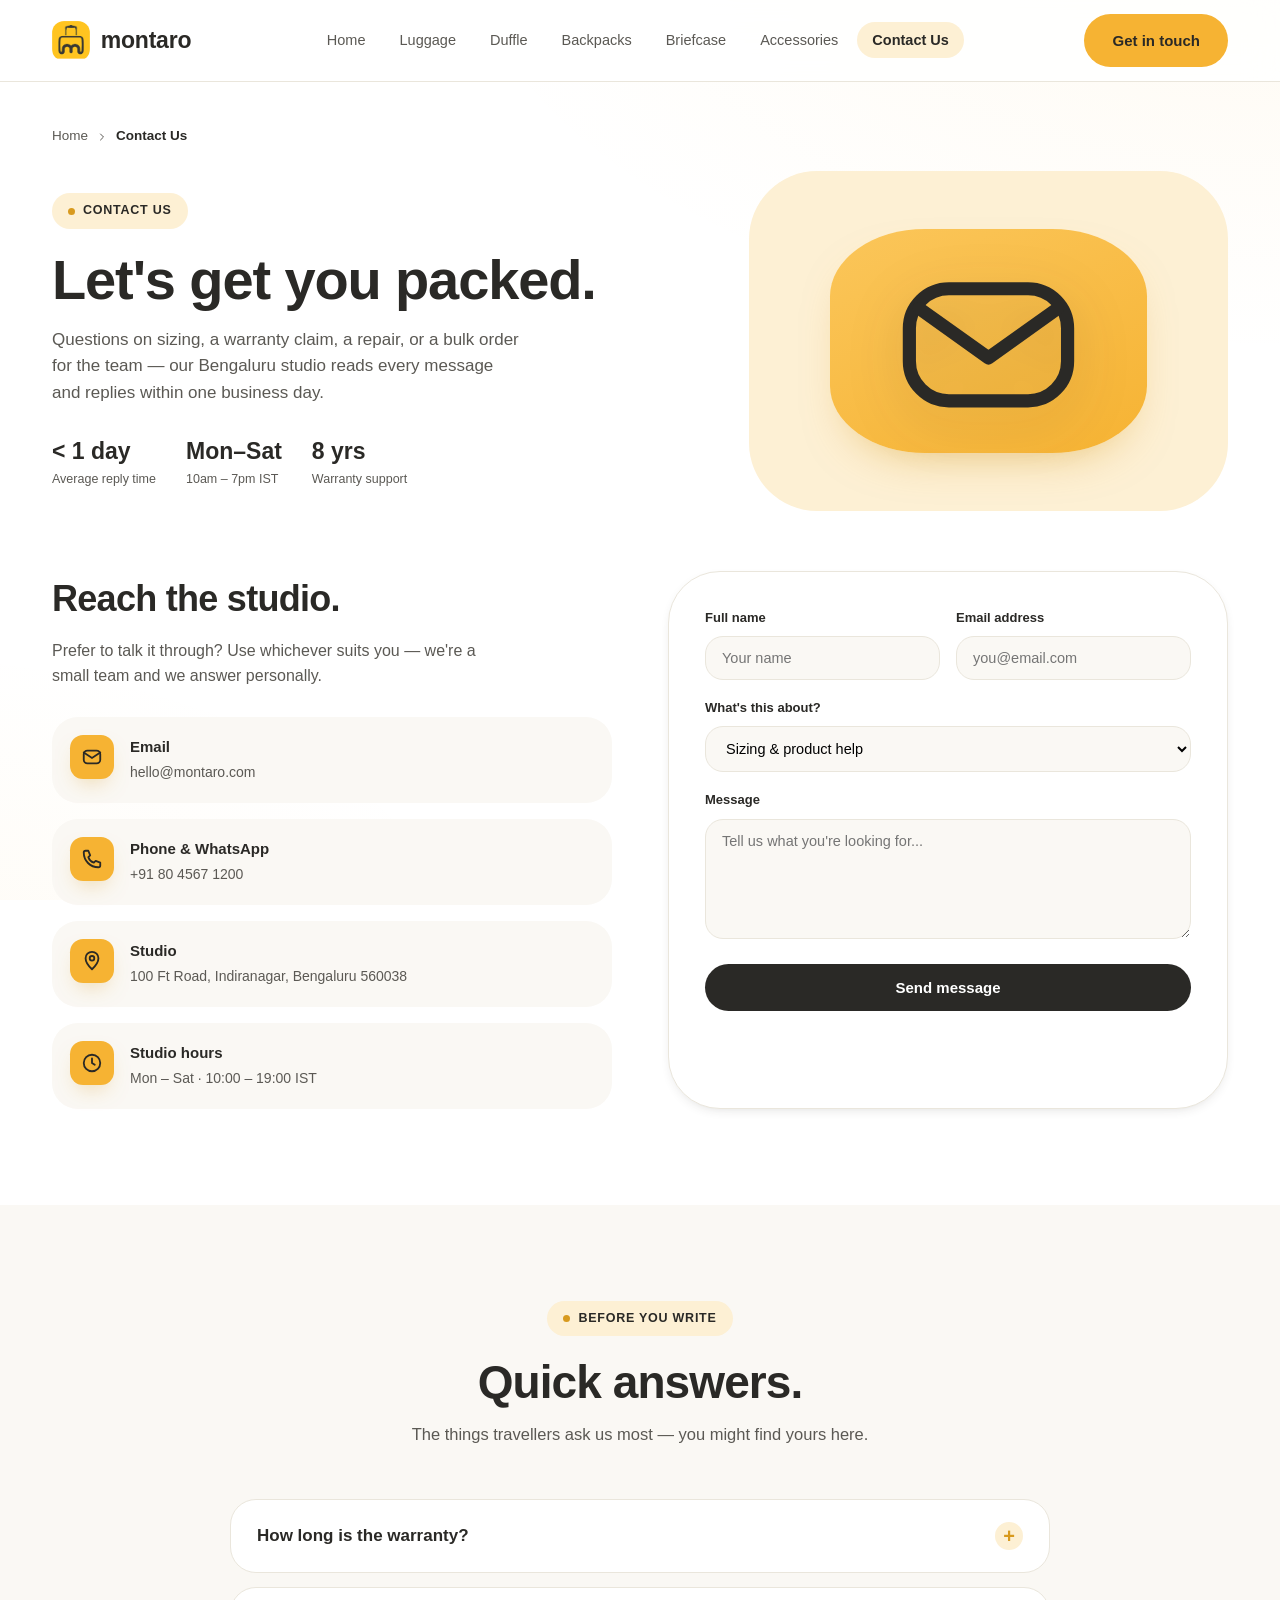
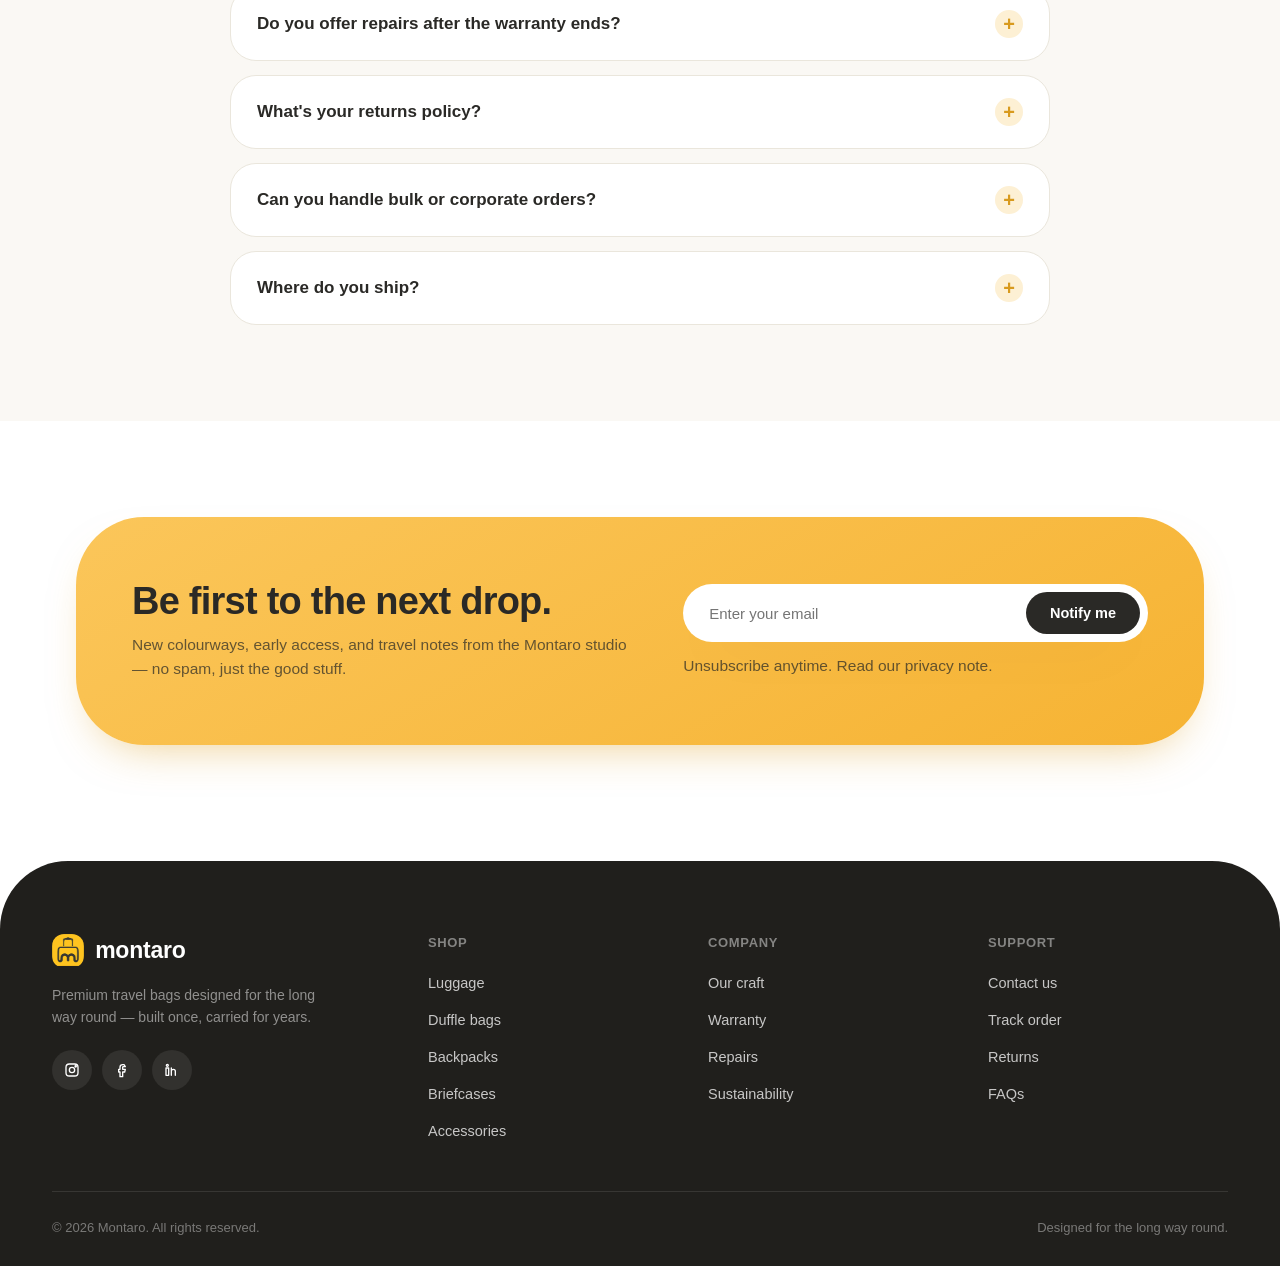
<file: contact.html>
<!DOCTYPE html>
<html lang="en">
<head>
<meta charset="UTF-8">
<meta name="viewport" content="width=device-width, initial-scale=1.0">
<title>Contact Us — Montaro</title>
<meta name="description" content="Get in touch with the Montaro studio — sizing help, warranty claims, repairs and bulk orders. We reply within one business day.">
<link rel="icon" href="montaro-icon.png">
<link rel="preconnect" href="https://api.fontshare.com">
<link rel="stylesheet" href="https://api.fontshare.com/v2/css?f[]=clash-display@600,700&f[]=satoshi@400,500,700&display=swap">
<link rel="stylesheet" href="styles.css">
<script src="app.js" defer></script>
</head>
<body>

<header>
  <nav class="nav wrap">
    <a href="index.html" class="brand">
      <img src="montaro-icon.png" alt="Montaro icon">
      <span>montaro</span>
    </a>
    <ul class="nav-links" id="navLinks">
      <li><a href="index.html">Home</a></li>
      <li><a href="luggage.html">Luggage</a></li>
      <li><a href="duffle.html">Duffle</a></li>
      <li><a href="backpacks.html">Backpacks</a></li>
      <li><a href="briefcase.html">Briefcase</a></li>
      <li><a href="accessories.html">Accessories</a></li>
      <li><a href="contact.html" class="active">Contact Us</a></li>
    </ul>
    <div class="nav-right">
      <a href="contact.html" class="btn btn-amber">Get in touch</a>
      <button class="menu-toggle" id="menuToggle" aria-label="Toggle menu" aria-expanded="false"><span></span></button>
    </div>
  </nav>
</header>

<main>
  <!-- PAGE HERO -->
  <section class="page-hero">
    <div class="wrap">
      <div class="breadcrumb">
        <a href="index.html">Home</a>
        <svg viewBox="0 0 24 24" fill="none" stroke="currentColor" stroke-width="2" stroke-linecap="round"><path d="M9 6l6 6-6 6"/></svg>
        <span class="current">Contact Us</span>
      </div>
      <div class="page-hero-grid">
        <div class="reveal">
          <div class="eyebrow"><span class="dot"></span>Contact us</div>
          <h1>Let's get you packed.</h1>
          <p class="lead">Questions on sizing, a warranty claim, a repair, or a bulk order for the team — our Bengaluru studio reads every message and replies within one business day.</p>
          <div class="page-hero-stats">
            <div><strong>&lt; 1 day</strong><span>Average reply time</span></div>
            <div><strong>Mon–Sat</strong><span>10am – 7pm IST</span></div>
            <div><strong>8 yrs</strong><span>Warranty support</span></div>
          </div>
        </div>
        <div class="page-hero-art reveal d1">
          <svg viewBox="0 0 64 64" fill="none"><rect x="8" y="16" width="48" height="34" rx="12" stroke="#2A2926" stroke-width="4"/><path d="M11 22l21 15 21-15" stroke="#2A2926" stroke-width="4" stroke-linecap="round" stroke-linejoin="round"/></svg>
        </div>
      </div>
    </div>
  </section>

  <!-- CONTACT -->
  <section style="padding-top:0;">
    <div class="wrap contact-grid">
      <div class="reveal">
        <h2 style="font-size:clamp(26px,3vw,36px);margin-bottom:12px;">Reach the studio.</h2>
        <p style="color:var(--charcoal-soft);max-width:440px;">Prefer to talk it through? Use whichever suits you — we're a small team and we answer personally.</p>
        <div class="contact-list">
          <div class="contact-item">
            <span class="tile"><svg viewBox="0 0 24 24" fill="none" stroke="#2A2926" stroke-width="2"><rect x="3" y="5" width="18" height="14" rx="4"/><path d="M3 7l9 6 9-6" stroke-linecap="round"/></svg></span>
            <div><strong>Email</strong><span>hello@montaro.com</span></div>
          </div>
          <div class="contact-item">
            <span class="tile"><svg viewBox="0 0 24 24" fill="none" stroke="#2A2926" stroke-width="2"><path d="M3 5c0-1 1-2 2-2h3l2 5-2 2c1 3 3 5 6 6l2-2 5 2v3c0 1-1 2-2 2C10 21 3 14 3 5z" stroke-linecap="round" stroke-linejoin="round"/></svg></span>
            <div><strong>Phone &amp; WhatsApp</strong><span>+91 80 4567 1200</span></div>
          </div>
          <div class="contact-item">
            <span class="tile"><svg viewBox="0 0 24 24" fill="none" stroke="#2A2926" stroke-width="2"><path d="M12 21s7-6.5 7-12a7 7 0 10-14 0c0 5.5 7 12 7 12z" stroke-linecap="round" stroke-linejoin="round"/><circle cx="12" cy="9" r="2.5"/></svg></span>
            <div><strong>Studio</strong><span>100 Ft Road, Indiranagar, Bengaluru 560038</span></div>
          </div>
          <div class="contact-item">
            <span class="tile"><svg viewBox="0 0 24 24" fill="none" stroke="#2A2926" stroke-width="2"><circle cx="12" cy="12" r="9"/><path d="M12 7v5l3 2" stroke-linecap="round" stroke-linejoin="round"/></svg></span>
            <div><strong>Studio hours</strong><span>Mon – Sat · 10:00 – 19:00 IST</span></div>
          </div>
        </div>
      </div>

      <form class="contact-form reveal d1" data-mock="Thanks — your message is with the studio. We’ll reply within one business day.">
        <div class="field-row">
          <div class="field">
            <label for="name">Full name</label>
            <input id="name" name="name" type="text" placeholder="Your name" required>
          </div>
          <div class="field">
            <label for="email">Email address</label>
            <input id="email" name="email" type="email" placeholder="you@email.com" required>
          </div>
        </div>
        <div class="field">
          <label for="topic">What's this about?</label>
          <select id="topic" name="topic">
            <option>Sizing &amp; product help</option>
            <option>Warranty claim</option>
            <option>Repair request</option>
            <option>Order &amp; delivery</option>
            <option>Bulk / corporate order</option>
            <option>Something else</option>
          </select>
        </div>
        <div class="field">
          <label for="msg">Message</label>
          <textarea id="msg" name="message" placeholder="Tell us what you're looking for..." required></textarea>
        </div>
        <button type="submit" class="btn btn-primary btn-block">Send message</button>
        <p class="form-status" style="display:none;font-weight:700;color:var(--charcoal);margin-top:14px;"></p>
      </form>
    </div>
  </section>

  <!-- FAQ -->
  <section class="cream-bg">
    <div class="wrap">
      <div class="section-head center reveal">
        <div class="eyebrow"><span class="dot"></span>Before you write</div>
        <h2>Quick answers.</h2>
        <p>The things travellers ask us most — you might find yours here.</p>
      </div>
      <div class="faq-list">
        <details class="faq reveal">
          <summary>How long is the warranty?<span class="plus">+</span></summary>
          <div class="faq-body">Every Montaro bag carries an 8-year hardware warranty covering wheels, handles, zips and locks against manufacturing defects. Register your bag after purchase to activate it.</div>
        </details>
        <details class="faq reveal">
          <summary>Do you offer repairs after the warranty ends?<span class="plus">+</span></summary>
          <div class="faq-body">Yes. Our studio repairs Montaro bags for life at cost — send us photos of the issue via the form above and we'll quote the fix and turnaround, usually five to seven days.</div>
        </details>
        <details class="faq reveal">
          <summary>What's your returns policy?<span class="plus">+</span></summary>
          <div class="faq-body">Try any bag at home for 30 days. If it isn't right, we'll arrange a free pickup and full refund — no questions, as long as tags are intact.</div>
        </details>
        <details class="faq reveal">
          <summary>Can you handle bulk or corporate orders?<span class="plus">+</span></summary>
          <div class="faq-body">Absolutely. We offer volume pricing, custom monogramming and co-branded luggage tags. Pick “Bulk / corporate order” in the form and our team will build you a quote.</div>
        </details>
        <details class="faq reveal">
          <summary>Where do you ship?<span class="plus">+</span></summary>
          <div class="faq-body">We ship across India with free delivery over ₹4,999, and to select international destinations. Delivery timelines and duties are shown at checkout.</div>
        </details>
      </div>
    </div>
  </section>

  <!-- CTA -->
  <section>
    <div class="wrap">
      <div class="cta-band reveal">
        <div>
          <h2>Be first to the next drop.</h2>
          <p>New colourways, early access, and travel notes from the Montaro studio — no spam, just the good stuff.</p>
        </div>
        <div>
          <form class="signup-form" data-mock="You’re on the list — welcome aboard.">
            <input type="email" placeholder="Enter your email" aria-label="Email address" required>
            <button type="submit">Notify me</button>
          </form>
          <p class="form-note">Unsubscribe anytime. Read our privacy note.</p>
          <p class="form-status" style="display:none;font-weight:700;color:#2A2926;margin-top:10px;"></p>
        </div>
      </div>
    </div>
  </section>
</main>

<footer>
  <div class="wrap">
    <div class="footer-grid">
      <div class="footer-brand">
        <a href="index.html" class="brand">
          <img src="montaro-icon.png" alt="Montaro icon" style="height:34px;">
          <span>montaro</span>
        </a>
        <p>Premium travel bags designed for the long way round — built once, carried for years.</p>
        <div class="footer-social">
          <a href="#" aria-label="Instagram"><svg viewBox="0 0 24 24" fill="none" stroke-width="2" stroke-linecap="round"><rect x="3" y="3" width="18" height="18" rx="5"/><circle cx="12" cy="12" r="4"/><circle cx="17.5" cy="6.5" r="1"/></svg></a>
          <a href="#" aria-label="Facebook"><svg viewBox="0 0 24 24" fill="none" stroke-width="2" stroke-linecap="round" stroke-linejoin="round"><path d="M15 4h-2a4 4 0 00-4 4v3H7v4h2v7h4v-7h3l1-4h-4V8a1 1 0 011-1h3z"/></svg></a>
          <a href="#" aria-label="LinkedIn"><svg viewBox="0 0 24 24" fill="none" stroke-width="2" stroke-linecap="round" stroke-linejoin="round"><rect x="3" y="9" width="4" height="11"/><circle cx="5" cy="5" r="1.5"/><path d="M11 20v-6a3 3 0 016 0v6M11 9v11"/></svg></a>
        </div>
      </div>
      <div class="footer-col">
        <h4>Shop</h4>
        <ul>
          <li><a href="luggage.html">Luggage</a></li>
          <li><a href="duffle.html">Duffle bags</a></li>
          <li><a href="backpacks.html">Backpacks</a></li>
          <li><a href="briefcase.html">Briefcases</a></li>
          <li><a href="accessories.html">Accessories</a></li>
        </ul>
      </div>
      <div class="footer-col">
        <h4>Company</h4>
        <ul>
          <li><a href="index.html#craft">Our craft</a></li>
          <li><a href="#">Warranty</a></li>
          <li><a href="#">Repairs</a></li>
          <li><a href="#">Sustainability</a></li>
        </ul>
      </div>
      <div class="footer-col">
        <h4>Support</h4>
        <ul>
          <li><a href="contact.html">Contact us</a></li>
          <li><a href="#">Track order</a></li>
          <li><a href="#">Returns</a></li>
          <li><a href="#">FAQs</a></li>
        </ul>
      </div>
    </div>
    <div class="footer-bottom">
      <span>© 2026 Montaro. All rights reserved.</span>
      <span>Designed for the long way round.</span>
    </div>
  </div>
</footer>

</body>
</html>
</file>
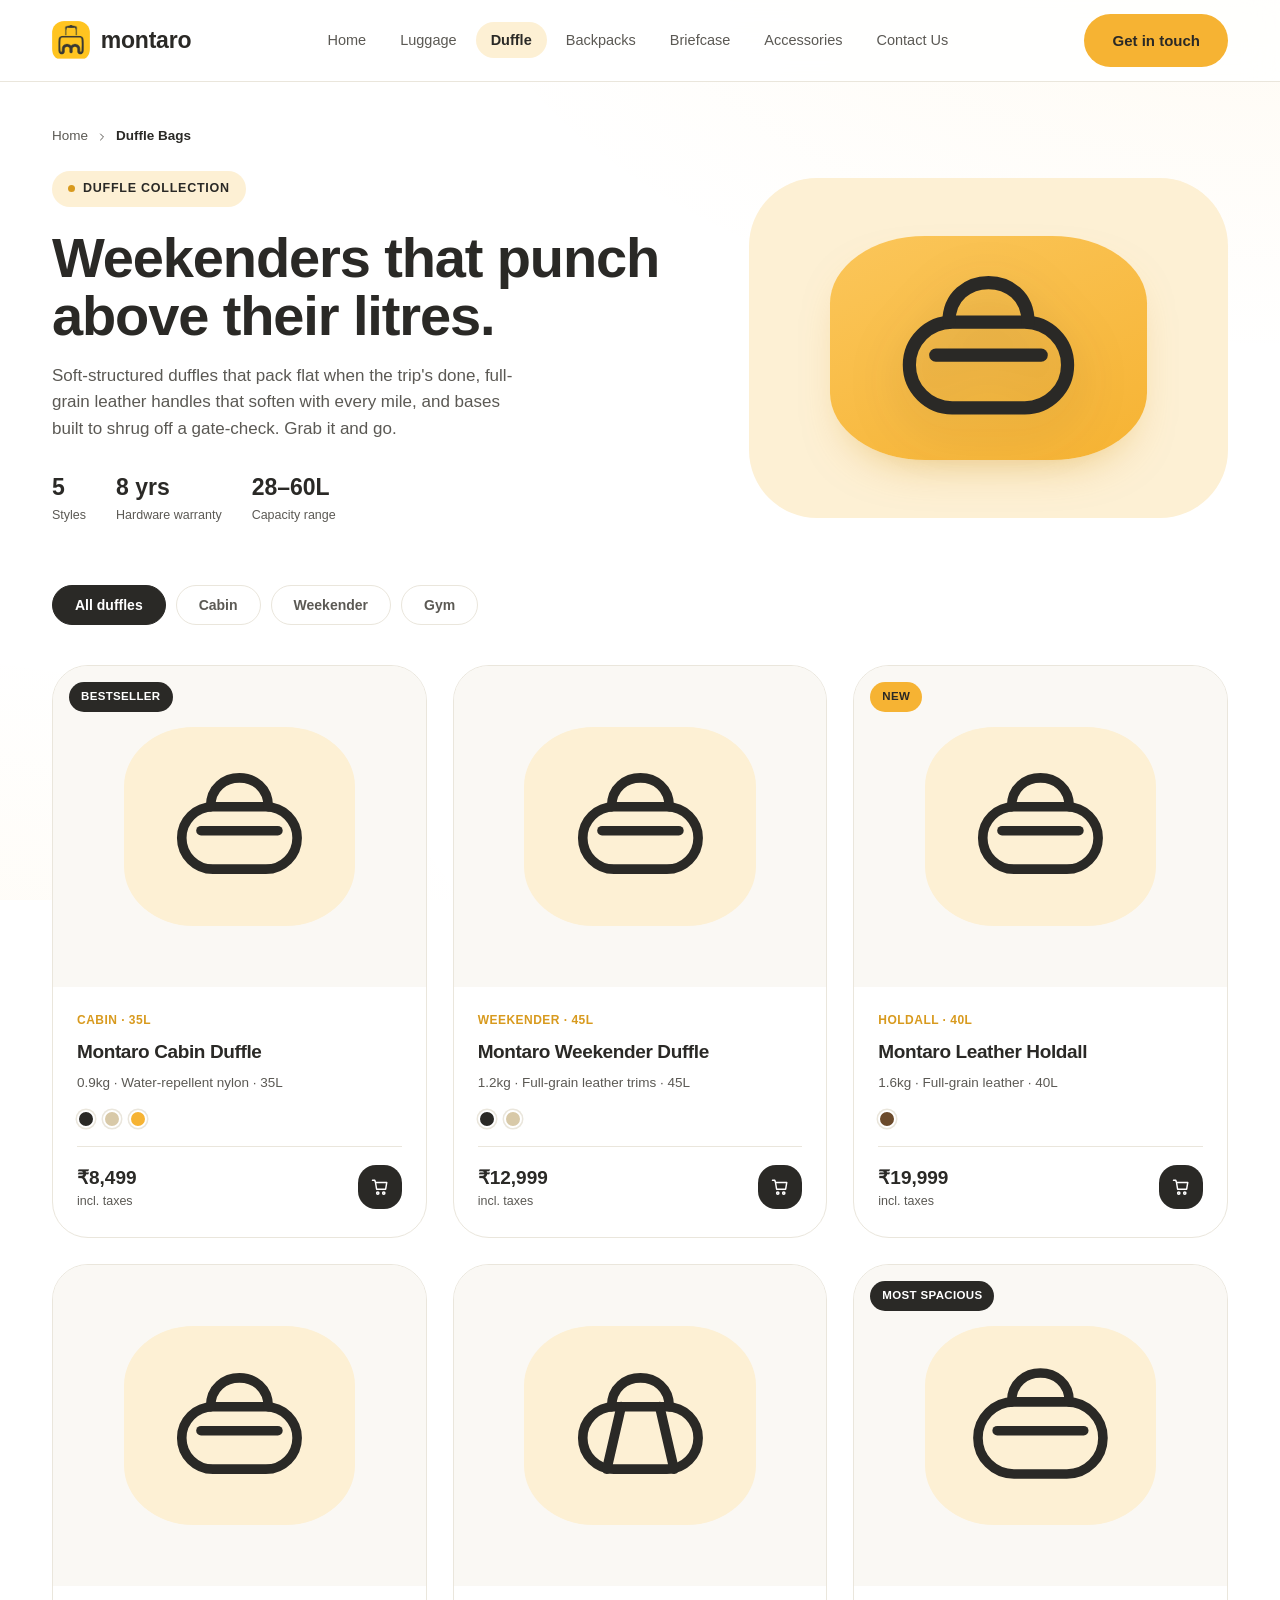
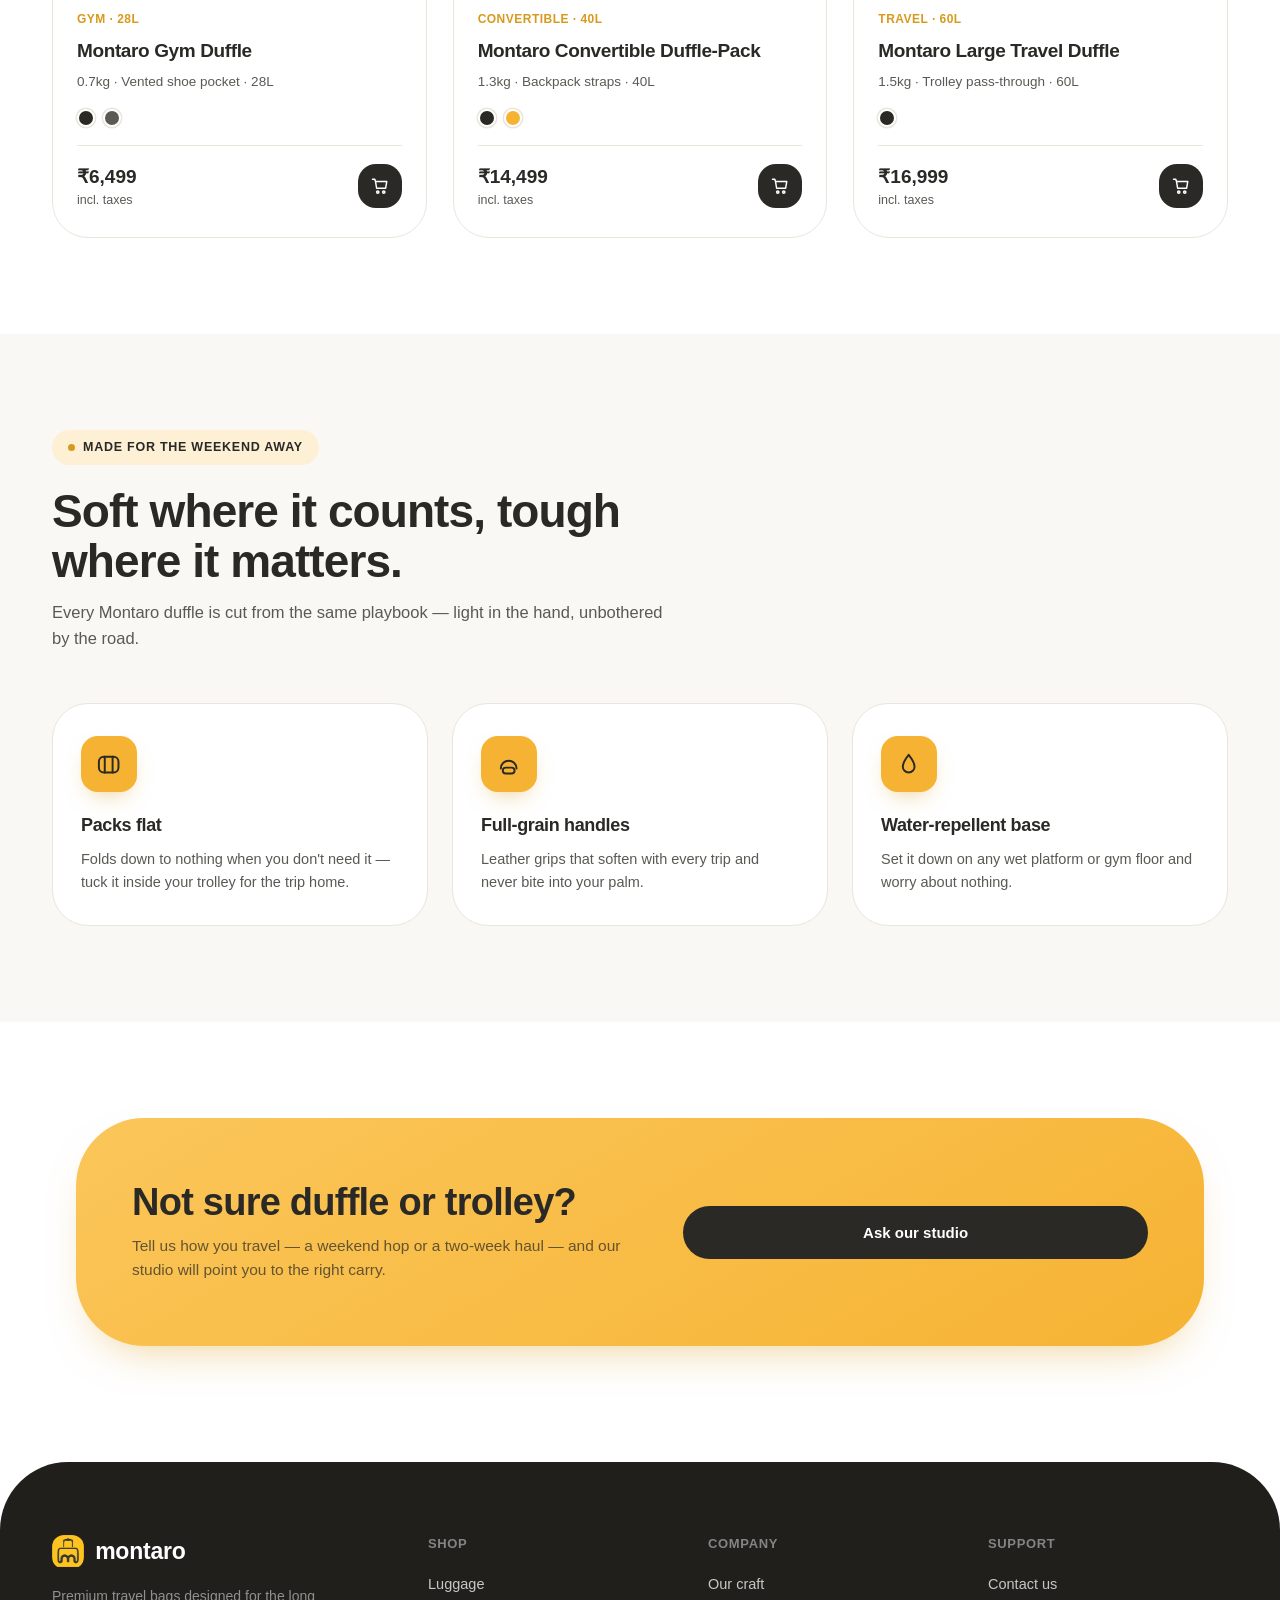
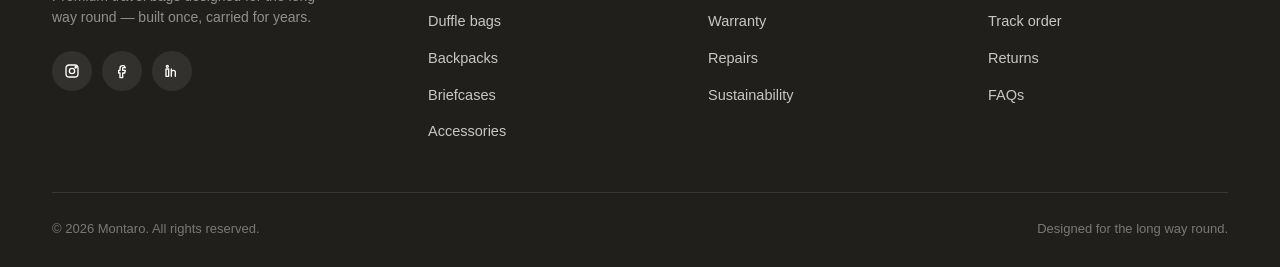
<file: duffle.html>
<!DOCTYPE html>
<html lang="en">
<head>
<meta charset="UTF-8">
<meta name="viewport" content="width=device-width, initial-scale=1.0">
<title>Duffle Bags — Montaro</title>
<meta name="description" content="Montaro duffle bags — soft-structured weekenders with full-grain leather handles, water-repellent bases and an 8-year hardware warranty.">
<link rel="icon" href="montaro-icon.png">
<link rel="preconnect" href="https://api.fontshare.com">
<link rel="stylesheet" href="https://api.fontshare.com/v2/css?f[]=clash-display@600,700&f[]=satoshi@400,500,700&display=swap">
<link rel="stylesheet" href="styles.css">
<script src="app.js" defer></script>
</head>
<body>

<header>
  <nav class="nav wrap">
    <a href="index.html" class="brand">
      <img src="montaro-icon.png" alt="Montaro icon">
      <span>montaro</span>
    </a>
    <ul class="nav-links" id="navLinks">
      <li><a href="index.html">Home</a></li>
      <li><a href="luggage.html">Luggage</a></li>
      <li><a href="duffle.html" class="active">Duffle</a></li>
      <li><a href="backpacks.html">Backpacks</a></li>
      <li><a href="briefcase.html">Briefcase</a></li>
      <li><a href="accessories.html">Accessories</a></li>
      <li><a href="contact.html">Contact Us</a></li>
    </ul>
    <div class="nav-right">
      <a href="contact.html" class="btn btn-amber">Get in touch</a>
      <button class="menu-toggle" id="menuToggle" aria-label="Toggle menu" aria-expanded="false"><span></span></button>
    </div>
  </nav>
</header>

<main>
  <!-- PAGE HERO -->
  <section class="page-hero">
    <div class="wrap">
      <div class="breadcrumb">
        <a href="index.html">Home</a>
        <svg viewBox="0 0 24 24" fill="none" stroke="currentColor" stroke-width="2" stroke-linecap="round"><path d="M9 6l6 6-6 6"/></svg>
        <span class="current">Duffle Bags</span>
      </div>
      <div class="page-hero-grid">
        <div class="reveal">
          <div class="eyebrow"><span class="dot"></span>Duffle collection</div>
          <h1>Weekenders that punch above their litres.</h1>
          <p class="lead">Soft-structured duffles that pack flat when the trip's done, full-grain leather handles that soften with every mile, and bases built to shrug off a gate-check. Grab it and go.</p>
          <div class="page-hero-stats">
            <div><strong>5</strong><span>Styles</span></div>
            <div><strong>8 yrs</strong><span>Hardware warranty</span></div>
            <div><strong>28–60L</strong><span>Capacity range</span></div>
          </div>
        </div>
        <div class="page-hero-art reveal d1">
          <svg viewBox="0 0 64 64" fill="none"><rect x="8" y="24" width="48" height="26" rx="13" stroke="#2A2926" stroke-width="4"/><path d="M20 24c0-8 6-12 12-12s12 4 12 12" stroke="#2A2926" stroke-width="4" stroke-linecap="round"/><line x1="16" y1="34" x2="48" y2="34" stroke="#2A2926" stroke-width="4" stroke-linecap="round"/></svg>
        </div>
      </div>
    </div>
  </section>

  <!-- PRODUCT GRID -->
  <section style="padding-top:0;">
    <div class="wrap">
      <div class="filter-bar" id="filterBar">
        <button class="filter-pill active" data-filter="all">All duffles</button>
        <button class="filter-pill" data-filter="cabin">Cabin</button>
        <button class="filter-pill" data-filter="weekender">Weekender</button>
        <button class="filter-pill" data-filter="gym">Gym</button>
      </div>

      <div class="product-grid" id="productGrid">

        <div class="product-card reveal" data-category="cabin">
          <div class="product-media">
            <span class="product-badge">Bestseller</span>
            <svg viewBox="0 0 64 64" fill="none"><rect x="8" y="24" width="48" height="26" rx="13" stroke="#2A2926" stroke-width="4"/><path d="M20 24c0-8 6-12 12-12s12 4 12 12" stroke="#2A2926" stroke-width="4" stroke-linecap="round"/><line x1="16" y1="34" x2="48" y2="34" stroke="#2A2926" stroke-width="4" stroke-linecap="round"/></svg>
          </div>
          <div class="product-body">
            <div class="product-cat">Cabin · 35L</div>
            <h3>Montaro Cabin Duffle</h3>
            <p class="product-specs">0.9kg · Water-repellent nylon · 35L</p>
            <div class="product-swatches">
              <span class="swatch" style="background:#2A2926;"></span>
              <span class="swatch" style="background:#D8C9A8;"></span>
              <span class="swatch" style="background:#F6B333;"></span>
            </div>
            <div class="product-footer">
              <div class="product-price">₹8,499<span>incl. taxes</span></div>
              <button class="add-btn" aria-label="Add to bag"><svg viewBox="0 0 24 24" fill="none" stroke="currentColor" stroke-width="2" stroke-linecap="round" stroke-linejoin="round"><path d="M6 6h15l-1.5 9h-12L6 6zM6 6L5 3H2"/><circle cx="9" cy="20" r="1.5"/><circle cx="17" cy="20" r="1.5"/></svg></button>
            </div>
          </div>
        </div>

        <div class="product-card reveal d1" data-category="weekender">
          <div class="product-media">
            <svg viewBox="0 0 64 64" fill="none"><rect x="8" y="24" width="48" height="26" rx="13" stroke="#2A2926" stroke-width="4"/><path d="M20 24c0-8 6-12 12-12s12 4 12 12" stroke="#2A2926" stroke-width="4" stroke-linecap="round"/><line x1="16" y1="34" x2="48" y2="34" stroke="#2A2926" stroke-width="4" stroke-linecap="round"/></svg>
          </div>
          <div class="product-body">
            <div class="product-cat">Weekender · 45L</div>
            <h3>Montaro Weekender Duffle</h3>
            <p class="product-specs">1.2kg · Full-grain leather trims · 45L</p>
            <div class="product-swatches">
              <span class="swatch" style="background:#2A2926;"></span>
              <span class="swatch" style="background:#D8C9A8;"></span>
            </div>
            <div class="product-footer">
              <div class="product-price">₹12,999<span>incl. taxes</span></div>
              <button class="add-btn" aria-label="Add to bag"><svg viewBox="0 0 24 24" fill="none" stroke="currentColor" stroke-width="2" stroke-linecap="round" stroke-linejoin="round"><path d="M6 6h15l-1.5 9h-12L6 6zM6 6L5 3H2"/><circle cx="9" cy="20" r="1.5"/><circle cx="17" cy="20" r="1.5"/></svg></button>
            </div>
          </div>
        </div>

        <div class="product-card reveal d2" data-category="weekender">
          <div class="product-media">
            <span class="product-badge new">New</span>
            <svg viewBox="0 0 64 64" fill="none"><rect x="8" y="24" width="48" height="26" rx="13" stroke="#2A2926" stroke-width="4"/><path d="M20 24c0-8 6-12 12-12s12 4 12 12" stroke="#2A2926" stroke-width="4" stroke-linecap="round"/><line x1="16" y1="34" x2="48" y2="34" stroke="#2A2926" stroke-width="4" stroke-linecap="round"/></svg>
          </div>
          <div class="product-body">
            <div class="product-cat">Holdall · 40L</div>
            <h3>Montaro Leather Holdall</h3>
            <p class="product-specs">1.6kg · Full-grain leather · 40L</p>
            <div class="product-swatches">
              <span class="swatch" style="background:#6B4A2B;"></span>
            </div>
            <div class="product-footer">
              <div class="product-price">₹19,999<span>incl. taxes</span></div>
              <button class="add-btn" aria-label="Add to bag"><svg viewBox="0 0 24 24" fill="none" stroke="currentColor" stroke-width="2" stroke-linecap="round" stroke-linejoin="round"><path d="M6 6h15l-1.5 9h-12L6 6zM6 6L5 3H2"/><circle cx="9" cy="20" r="1.5"/><circle cx="17" cy="20" r="1.5"/></svg></button>
            </div>
          </div>
        </div>

        <div class="product-card reveal" data-category="gym">
          <div class="product-media">
            <svg viewBox="0 0 64 64" fill="none"><rect x="8" y="24" width="48" height="26" rx="13" stroke="#2A2926" stroke-width="4"/><path d="M20 24c0-8 6-12 12-12s12 4 12 12" stroke="#2A2926" stroke-width="4" stroke-linecap="round"/><line x1="16" y1="34" x2="48" y2="34" stroke="#2A2926" stroke-width="4" stroke-linecap="round"/></svg>
          </div>
          <div class="product-body">
            <div class="product-cat">Gym · 28L</div>
            <h3>Montaro Gym Duffle</h3>
            <p class="product-specs">0.7kg · Vented shoe pocket · 28L</p>
            <div class="product-swatches">
              <span class="swatch" style="background:#2A2926;"></span>
              <span class="swatch" style="background:#5B5954;"></span>
            </div>
            <div class="product-footer">
              <div class="product-price">₹6,499<span>incl. taxes</span></div>
              <button class="add-btn" aria-label="Add to bag"><svg viewBox="0 0 24 24" fill="none" stroke="currentColor" stroke-width="2" stroke-linecap="round" stroke-linejoin="round"><path d="M6 6h15l-1.5 9h-12L6 6zM6 6L5 3H2"/><circle cx="9" cy="20" r="1.5"/><circle cx="17" cy="20" r="1.5"/></svg></button>
            </div>
          </div>
        </div>

        <div class="product-card reveal d1" data-category="weekender">
          <div class="product-media">
            <svg viewBox="0 0 64 64" fill="none"><rect x="8" y="24" width="48" height="26" rx="13" stroke="#2A2926" stroke-width="4"/><path d="M20 24c0-8 6-12 12-12s12 4 12 12" stroke="#2A2926" stroke-width="4" stroke-linecap="round"/><path d="M24 24l-6 26M40 24l6 26" stroke="#2A2926" stroke-width="4" stroke-linecap="round"/></svg>
          </div>
          <div class="product-body">
            <div class="product-cat">Convertible · 40L</div>
            <h3>Montaro Convertible Duffle-Pack</h3>
            <p class="product-specs">1.3kg · Backpack straps · 40L</p>
            <div class="product-swatches">
              <span class="swatch" style="background:#2A2926;"></span>
              <span class="swatch" style="background:#F6B333;"></span>
            </div>
            <div class="product-footer">
              <div class="product-price">₹14,499<span>incl. taxes</span></div>
              <button class="add-btn" aria-label="Add to bag"><svg viewBox="0 0 24 24" fill="none" stroke="currentColor" stroke-width="2" stroke-linecap="round" stroke-linejoin="round"><path d="M6 6h15l-1.5 9h-12L6 6zM6 6L5 3H2"/><circle cx="9" cy="20" r="1.5"/><circle cx="17" cy="20" r="1.5"/></svg></button>
            </div>
          </div>
        </div>

        <div class="product-card reveal d2" data-category="weekender">
          <div class="product-media">
            <span class="product-badge">Most spacious</span>
            <svg viewBox="0 0 64 64" fill="none"><rect x="6" y="22" width="52" height="30" rx="15" stroke="#2A2926" stroke-width="4"/><path d="M20 22c0-8 6-12 12-12s12 4 12 12" stroke="#2A2926" stroke-width="4" stroke-linecap="round"/><line x1="14" y1="34" x2="50" y2="34" stroke="#2A2926" stroke-width="4" stroke-linecap="round"/></svg>
          </div>
          <div class="product-body">
            <div class="product-cat">Travel · 60L</div>
            <h3>Montaro Large Travel Duffle</h3>
            <p class="product-specs">1.5kg · Trolley pass-through · 60L</p>
            <div class="product-swatches">
              <span class="swatch" style="background:#2A2926;"></span>
            </div>
            <div class="product-footer">
              <div class="product-price">₹16,999<span>incl. taxes</span></div>
              <button class="add-btn" aria-label="Add to bag"><svg viewBox="0 0 24 24" fill="none" stroke="currentColor" stroke-width="2" stroke-linecap="round" stroke-linejoin="round"><path d="M6 6h15l-1.5 9h-12L6 6zM6 6L5 3H2"/><circle cx="9" cy="20" r="1.5"/><circle cx="17" cy="20" r="1.5"/></svg></button>
            </div>
          </div>
        </div>

      </div>
    </div>
  </section>

  <!-- FEATURES -->
  <section class="cream-bg">
    <div class="wrap">
      <div class="section-head reveal">
        <div class="eyebrow"><span class="dot"></span>Made for the weekend away</div>
        <h2>Soft where it counts, tough where it matters.</h2>
        <p>Every Montaro duffle is cut from the same playbook — light in the hand, unbothered by the road.</p>
      </div>
      <div class="feature-trio">
        <div class="feature-item reveal">
          <span class="tile"><svg viewBox="0 0 64 64" fill="none"><rect x="12" y="16" width="40" height="32" rx="10" stroke="#2A2926" stroke-width="4"/><line x1="24" y1="16" x2="24" y2="48" stroke="#2A2926" stroke-width="4" stroke-linecap="round"/><line x1="40" y1="16" x2="40" y2="48" stroke="#2A2926" stroke-width="4" stroke-linecap="round"/></svg></span>
          <h3>Packs flat</h3>
          <p>Folds down to nothing when you don't need it — tuck it inside your trolley for the trip home.</p>
        </div>
        <div class="feature-item reveal d1">
          <span class="tile"><svg viewBox="0 0 64 64" fill="none"><path d="M16 40c0-10 8-16 16-16s16 6 16 16" stroke="#2A2926" stroke-width="4" stroke-linecap="round"/><rect x="20" y="38" width="24" height="12" rx="6" stroke="#2A2926" stroke-width="4"/></svg></span>
          <h3>Full-grain handles</h3>
          <p>Leather grips that soften with every trip and never bite into your palm.</p>
        </div>
        <div class="feature-item reveal d2">
          <span class="tile"><svg viewBox="0 0 64 64" fill="none"><path d="M32 12c8 10 12 16 12 24a12 12 0 01-24 0c0-8 4-14 12-24z" stroke="#2A2926" stroke-width="4" stroke-linecap="round" stroke-linejoin="round"/></svg></span>
          <h3>Water-repellent base</h3>
          <p>Set it down on any wet platform or gym floor and worry about nothing.</p>
        </div>
      </div>
    </div>
  </section>

  <!-- CTA -->
  <section>
    <div class="wrap">
      <div class="cta-band reveal">
        <div>
          <h2>Not sure duffle or trolley?</h2>
          <p>Tell us how you travel — a weekend hop or a two-week haul — and our studio will point you to the right carry.</p>
        </div>
        <div>
          <a href="contact.html" class="btn btn-primary btn-block">Ask our studio</a>
        </div>
      </div>
    </div>
  </section>
</main>

<footer>
  <div class="wrap">
    <div class="footer-grid">
      <div class="footer-brand">
        <a href="index.html" class="brand">
          <img src="montaro-icon.png" alt="Montaro icon" style="height:34px;">
          <span>montaro</span>
        </a>
        <p>Premium travel bags designed for the long way round — built once, carried for years.</p>
        <div class="footer-social">
          <a href="#" aria-label="Instagram"><svg viewBox="0 0 24 24" fill="none" stroke-width="2" stroke-linecap="round"><rect x="3" y="3" width="18" height="18" rx="5"/><circle cx="12" cy="12" r="4"/><circle cx="17.5" cy="6.5" r="1"/></svg></a>
          <a href="#" aria-label="Facebook"><svg viewBox="0 0 24 24" fill="none" stroke-width="2" stroke-linecap="round" stroke-linejoin="round"><path d="M15 4h-2a4 4 0 00-4 4v3H7v4h2v7h4v-7h3l1-4h-4V8a1 1 0 011-1h3z"/></svg></a>
          <a href="#" aria-label="LinkedIn"><svg viewBox="0 0 24 24" fill="none" stroke-width="2" stroke-linecap="round" stroke-linejoin="round"><rect x="3" y="9" width="4" height="11"/><circle cx="5" cy="5" r="1.5"/><path d="M11 20v-6a3 3 0 016 0v6M11 9v11"/></svg></a>
        </div>
      </div>
      <div class="footer-col">
        <h4>Shop</h4>
        <ul>
          <li><a href="luggage.html">Luggage</a></li>
          <li><a href="duffle.html">Duffle bags</a></li>
          <li><a href="backpacks.html">Backpacks</a></li>
          <li><a href="briefcase.html">Briefcases</a></li>
          <li><a href="accessories.html">Accessories</a></li>
        </ul>
      </div>
      <div class="footer-col">
        <h4>Company</h4>
        <ul>
          <li><a href="index.html#craft">Our craft</a></li>
          <li><a href="#">Warranty</a></li>
          <li><a href="#">Repairs</a></li>
          <li><a href="#">Sustainability</a></li>
        </ul>
      </div>
      <div class="footer-col">
        <h4>Support</h4>
        <ul>
          <li><a href="contact.html">Contact us</a></li>
          <li><a href="#">Track order</a></li>
          <li><a href="#">Returns</a></li>
          <li><a href="#">FAQs</a></li>
        </ul>
      </div>
    </div>
    <div class="footer-bottom">
      <span>© 2026 Montaro. All rights reserved.</span>
      <span>Designed for the long way round.</span>
    </div>
  </div>
</footer>

</body>
</html>
</file>
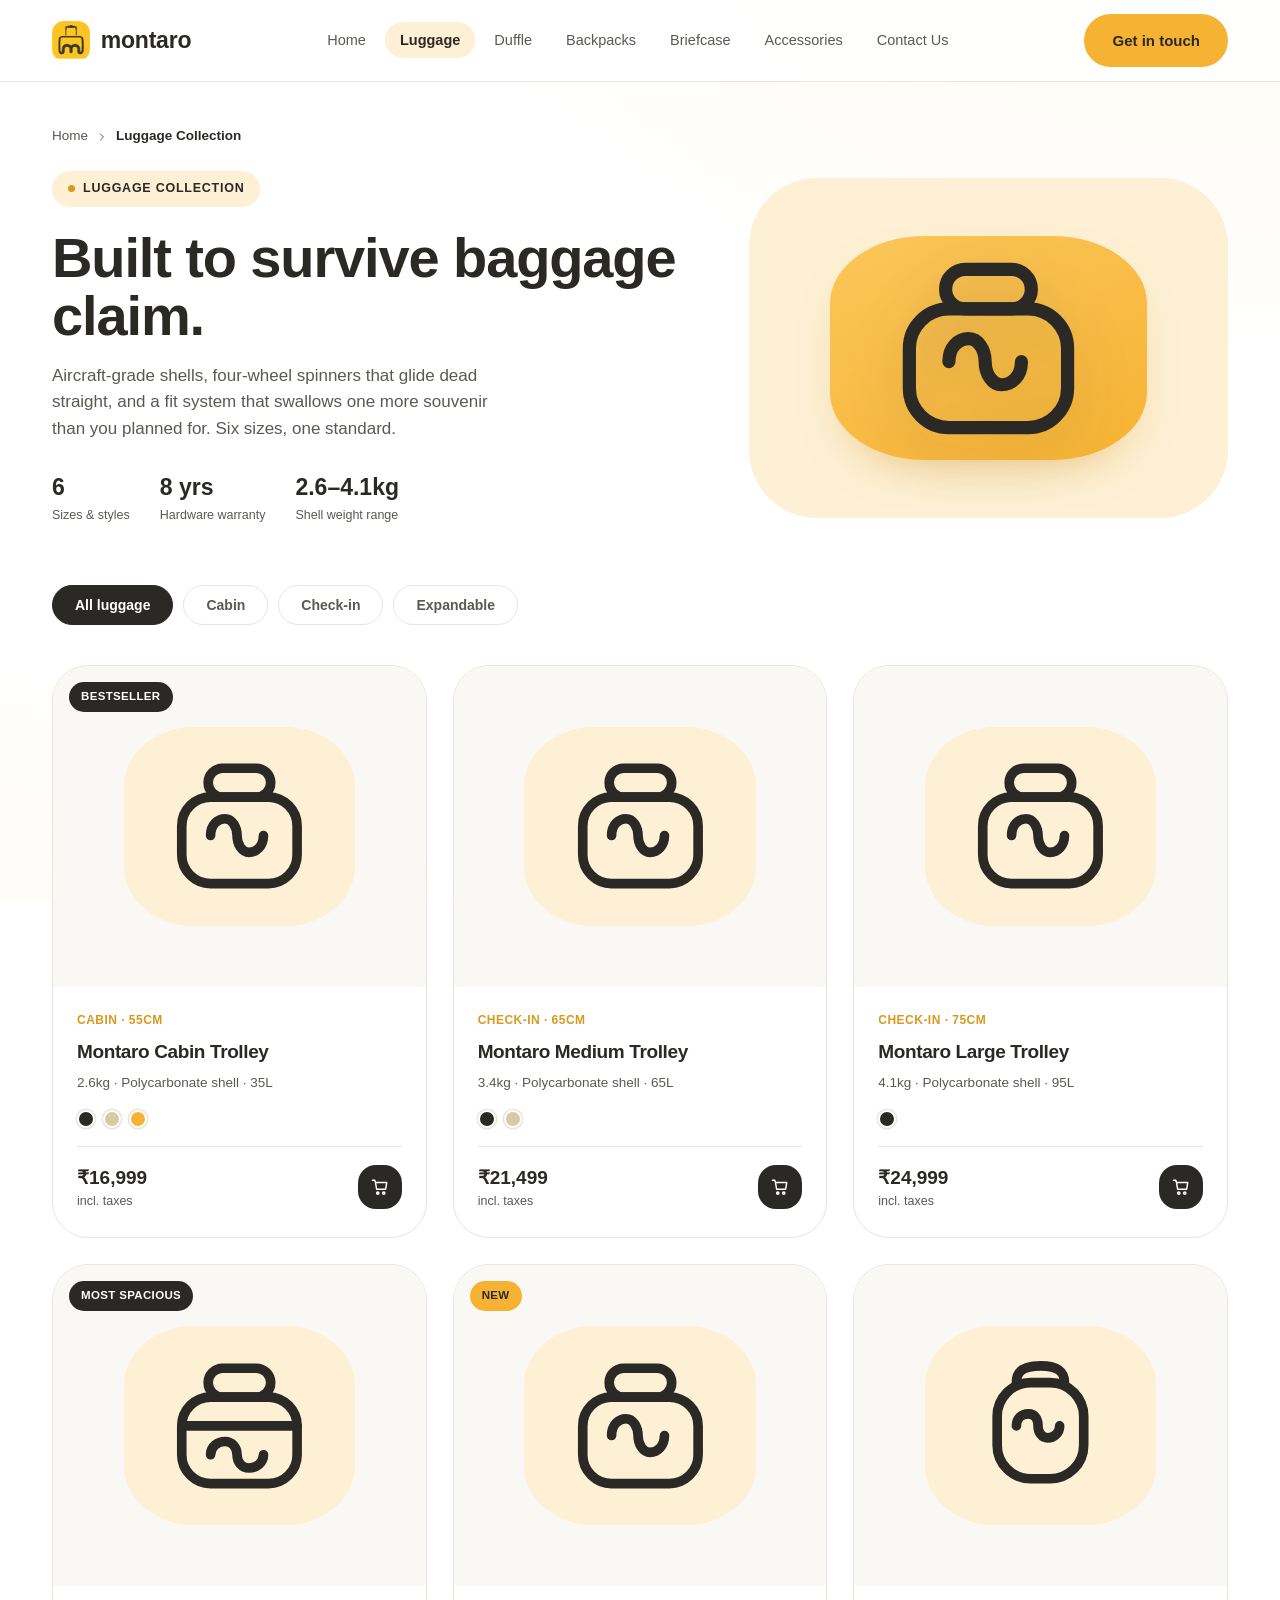
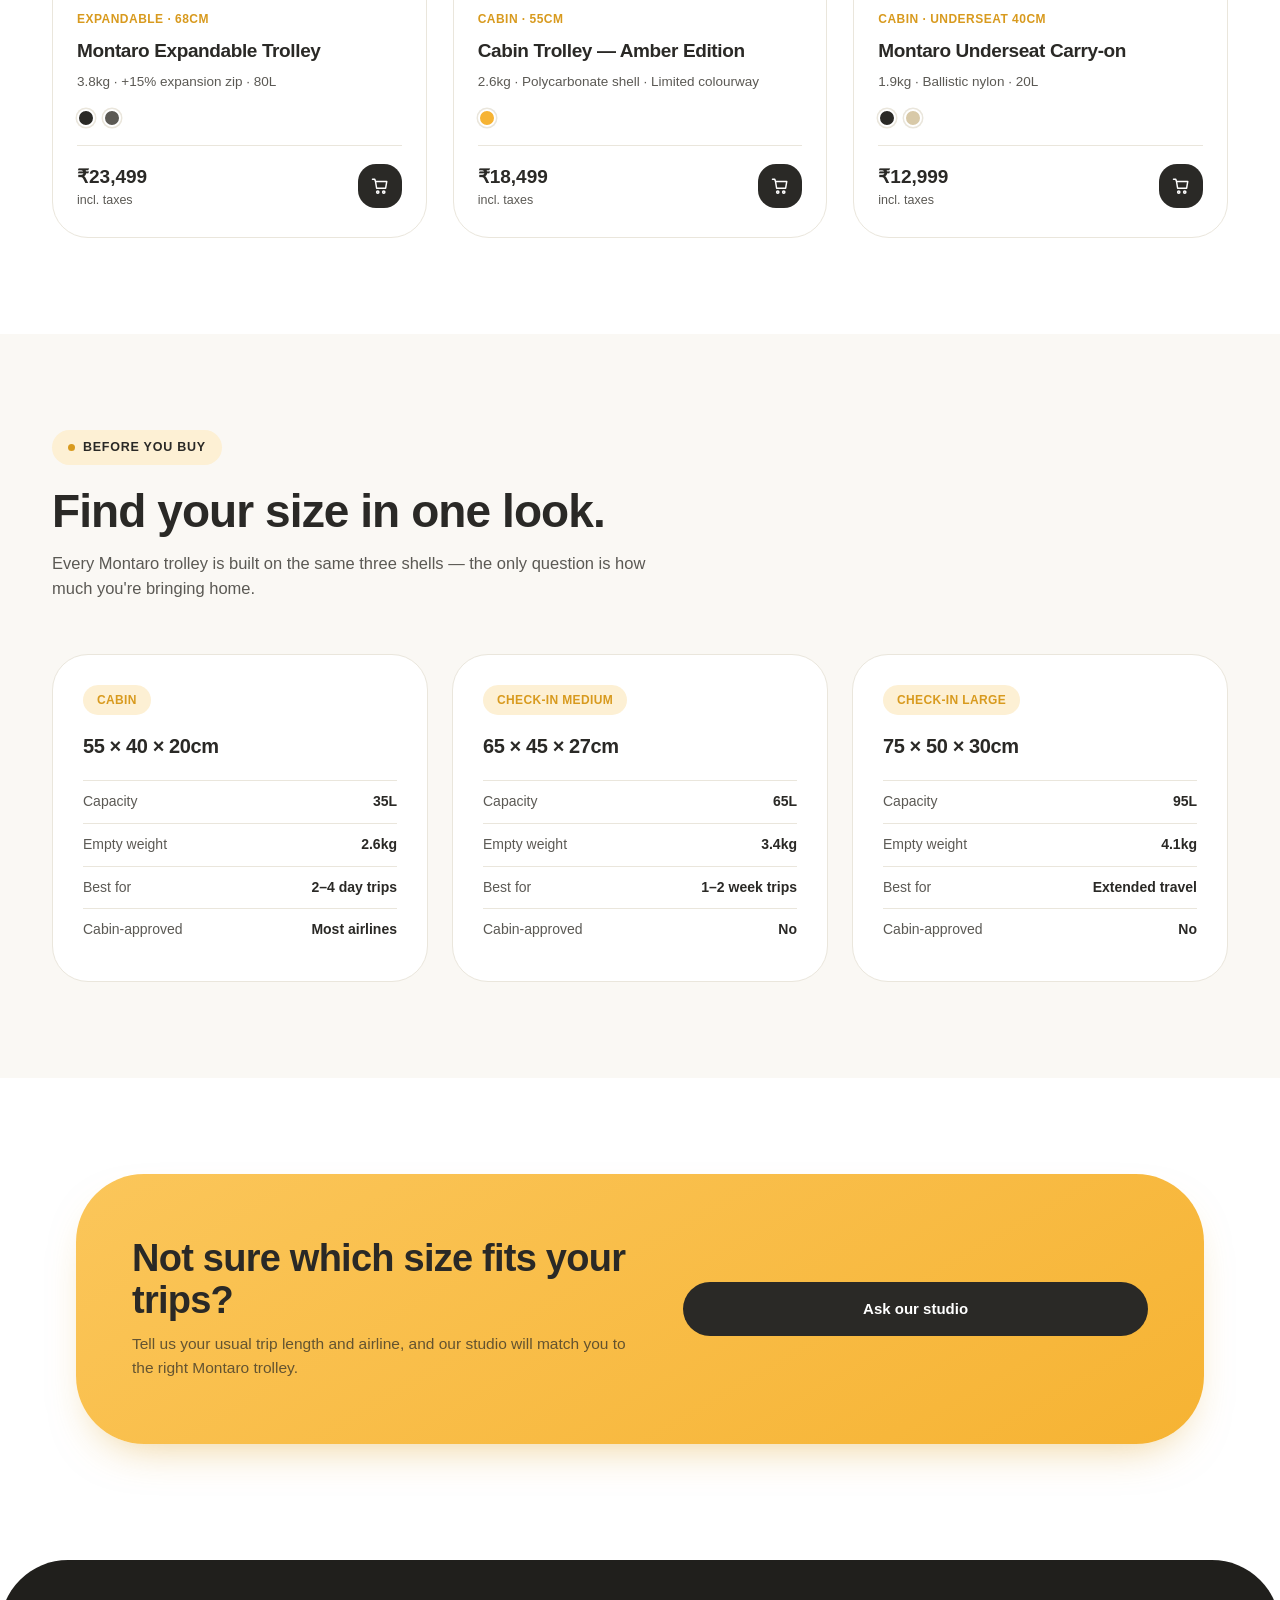
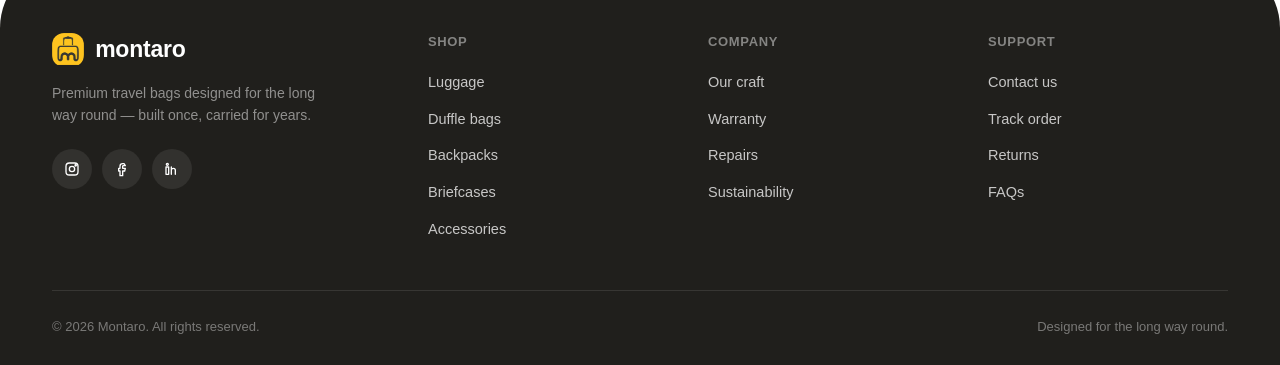
<file: luggage.html>
<!DOCTYPE html>
<html lang="en">
<head>
<meta charset="UTF-8">
<meta name="viewport" content="width=device-width, initial-scale=1.0">
<script>document.documentElement.classList.add("js");</script>
<title>Luggage Collection — Montaro</title>
<meta name="description" content="Montaro luggage — cabin and check-in trolleys with aircraft-grade shells, silent spinner wheels and an 8-year hardware warranty.">
<link rel="icon" href="montaro-icon.png">
<link rel="preconnect" href="https://api.fontshare.com">
<link rel="stylesheet" href="https://api.fontshare.com/v2/css?f[]=clash-display@600,700&f[]=satoshi@400,500,700&display=swap">
<link rel="stylesheet" href="styles.css">
<script src="app.js" defer></script>
</head>
<body>

<header>
  <nav class="nav wrap">
    <a href="index.html" class="brand">
      <img src="montaro-icon.png" alt="Montaro icon">
      <span>montaro</span>
    </a>
    <ul class="nav-links" id="navLinks">
      <li><a href="index.html">Home</a></li>
      <li><a href="luggage.html" class="active">Luggage</a></li>
      <li><a href="duffle.html">Duffle</a></li>
      <li><a href="backpacks.html">Backpacks</a></li>
      <li><a href="briefcase.html">Briefcase</a></li>
      <li><a href="accessories.html">Accessories</a></li>
      <li><a href="contact.html">Contact Us</a></li>
    </ul>
    <div class="nav-right">
      <a href="contact.html" class="btn btn-amber">Get in touch</a>
      <button class="menu-toggle" id="menuToggle" aria-label="Toggle menu" aria-expanded="false"><span></span></button>
    </div>
  </nav>
</header>

<main>
  <!-- PAGE HERO -->
  <section class="page-hero">
    <div class="wrap">
      <div class="breadcrumb">
        <a href="index.html">Home</a>
        <svg viewBox="0 0 24 24" fill="none" stroke="currentColor" stroke-width="2" stroke-linecap="round"><path d="M9 6l6 6-6 6"/></svg>
        <span class="current">Luggage Collection</span>
      </div>
      <div class="page-hero-grid">
        <div class="reveal">
          <div class="eyebrow"><span class="dot"></span>Luggage collection</div>
          <h1>Built to survive baggage claim.</h1>
          <p class="lead">Aircraft-grade shells, four-wheel spinners that glide dead straight, and a fit system that swallows one more souvenir than you planned for. Six sizes, one standard.</p>
          <div class="page-hero-stats">
            <div><strong>6</strong><span>Sizes &amp; styles</span></div>
            <div><strong>8 yrs</strong><span>Hardware warranty</span></div>
            <div><strong>2.6–4.1kg</strong><span>Shell weight range</span></div>
          </div>
        </div>
        <div class="page-hero-art reveal d1">
          <svg viewBox="0 0 64 64" fill="none"><rect x="19" y="8" width="26" height="12" rx="6" stroke="#2A2926" stroke-width="4"/><rect x="8" y="20" width="48" height="36" rx="12" stroke="#2A2926" stroke-width="4"/><path d="M20 36c0-4.5 3-7 6-7s5 3.5 5 7 2 7 5 7 6-2.5 6-7" stroke="#2A2926" stroke-width="4" stroke-linecap="round"/></svg>
        </div>
      </div>
    </div>
  </section>

  <!-- PRODUCT GRID -->
  <section style="padding-top:0;">
    <div class="wrap">
      <div class="filter-bar" id="filterBar">
        <button class="filter-pill active" data-filter="all">All luggage</button>
        <button class="filter-pill" data-filter="cabin">Cabin</button>
        <button class="filter-pill" data-filter="checkin">Check-in</button>
        <button class="filter-pill" data-filter="expandable">Expandable</button>
      </div>

      <div class="product-grid" id="productGrid">

        <div class="product-card reveal" data-category="cabin">
          <div class="product-media">
            <span class="product-badge">Bestseller</span>
            <svg viewBox="0 0 64 64" fill="none"><rect x="19" y="8" width="26" height="12" rx="6" stroke="#2A2926" stroke-width="4"/><rect x="8" y="20" width="48" height="36" rx="12" stroke="#2A2926" stroke-width="4"/><path d="M20 36c0-4.5 3-7 6-7s5 3.5 5 7 2 7 5 7 6-2.5 6-7" stroke="#2A2926" stroke-width="4" stroke-linecap="round"/></svg>
          </div>
          <div class="product-body">
            <div class="product-cat">Cabin · 55cm</div>
            <h3>Montaro Cabin Trolley</h3>
            <p class="product-specs">2.6kg · Polycarbonate shell · 35L</p>
            <div class="product-swatches">
              <span class="swatch" style="background:#2A2926;"></span>
              <span class="swatch" style="background:#D8C9A8;"></span>
              <span class="swatch" style="background:#F6B333;"></span>
            </div>
            <div class="product-footer">
              <div class="product-price">₹16,999<span>incl. taxes</span></div>
              <button class="add-btn" aria-label="Add to bag"><svg viewBox="0 0 24 24" fill="none" stroke="currentColor" stroke-width="2" stroke-linecap="round" stroke-linejoin="round"><path d="M6 6h15l-1.5 9h-12L6 6zM6 6L5 3H2"/><circle cx="9" cy="20" r="1.5"/><circle cx="17" cy="20" r="1.5"/></svg></button>
            </div>
          </div>
        </div>

        <div class="product-card reveal d1" data-category="checkin">
          <div class="product-media">
            <svg viewBox="0 0 64 64" fill="none"><rect x="19" y="8" width="26" height="12" rx="6" stroke="#2A2926" stroke-width="4"/><rect x="8" y="20" width="48" height="36" rx="12" stroke="#2A2926" stroke-width="4"/><path d="M20 36c0-4.5 3-7 6-7s5 3.5 5 7 2 7 5 7 6-2.5 6-7" stroke="#2A2926" stroke-width="4" stroke-linecap="round"/></svg>
          </div>
          <div class="product-body">
            <div class="product-cat">Check-in · 65cm</div>
            <h3>Montaro Medium Trolley</h3>
            <p class="product-specs">3.4kg · Polycarbonate shell · 65L</p>
            <div class="product-swatches">
              <span class="swatch" style="background:#2A2926;"></span>
              <span class="swatch" style="background:#D8C9A8;"></span>
            </div>
            <div class="product-footer">
              <div class="product-price">₹21,499<span>incl. taxes</span></div>
              <button class="add-btn" aria-label="Add to bag"><svg viewBox="0 0 24 24" fill="none" stroke="currentColor" stroke-width="2" stroke-linecap="round" stroke-linejoin="round"><path d="M6 6h15l-1.5 9h-12L6 6zM6 6L5 3H2"/><circle cx="9" cy="20" r="1.5"/><circle cx="17" cy="20" r="1.5"/></svg></button>
            </div>
          </div>
        </div>

        <div class="product-card reveal d2" data-category="checkin">
          <div class="product-media">
            <svg viewBox="0 0 64 64" fill="none"><rect x="19" y="8" width="26" height="12" rx="6" stroke="#2A2926" stroke-width="4"/><rect x="8" y="20" width="48" height="36" rx="12" stroke="#2A2926" stroke-width="4"/><path d="M20 36c0-4.5 3-7 6-7s5 3.5 5 7 2 7 5 7 6-2.5 6-7" stroke="#2A2926" stroke-width="4" stroke-linecap="round"/></svg>
          </div>
          <div class="product-body">
            <div class="product-cat">Check-in · 75cm</div>
            <h3>Montaro Large Trolley</h3>
            <p class="product-specs">4.1kg · Polycarbonate shell · 95L</p>
            <div class="product-swatches">
              <span class="swatch" style="background:#2A2926;"></span>
            </div>
            <div class="product-footer">
              <div class="product-price">₹24,999<span>incl. taxes</span></div>
              <button class="add-btn" aria-label="Add to bag"><svg viewBox="0 0 24 24" fill="none" stroke="currentColor" stroke-width="2" stroke-linecap="round" stroke-linejoin="round"><path d="M6 6h15l-1.5 9h-12L6 6zM6 6L5 3H2"/><circle cx="9" cy="20" r="1.5"/><circle cx="17" cy="20" r="1.5"/></svg></button>
            </div>
          </div>
        </div>

        <div class="product-card reveal" data-category="expandable">
          <div class="product-media">
            <span class="product-badge">Most spacious</span>
            <svg viewBox="0 0 64 64" fill="none"><rect x="19" y="8" width="26" height="12" rx="6" stroke="#2A2926" stroke-width="4"/><rect x="8" y="20" width="48" height="36" rx="12" stroke="#2A2926" stroke-width="4"/><line x1="8" y1="32" x2="56" y2="32" stroke="#2A2926" stroke-width="4" stroke-linecap="round"/><path d="M20 44c0-3.5 3-5.5 6-5.5s5 2.5 5 5.5 2 5.5 5 5.5 6-2 6-5.5" stroke="#2A2926" stroke-width="4" stroke-linecap="round"/></svg>
          </div>
          <div class="product-body">
            <div class="product-cat">Expandable · 68cm</div>
            <h3>Montaro Expandable Trolley</h3>
            <p class="product-specs">3.8kg · +15% expansion zip · 80L</p>
            <div class="product-swatches">
              <span class="swatch" style="background:#2A2926;"></span>
              <span class="swatch" style="background:#5B5954;"></span>
            </div>
            <div class="product-footer">
              <div class="product-price">₹23,499<span>incl. taxes</span></div>
              <button class="add-btn" aria-label="Add to bag"><svg viewBox="0 0 24 24" fill="none" stroke="currentColor" stroke-width="2" stroke-linecap="round" stroke-linejoin="round"><path d="M6 6h15l-1.5 9h-12L6 6zM6 6L5 3H2"/><circle cx="9" cy="20" r="1.5"/><circle cx="17" cy="20" r="1.5"/></svg></button>
            </div>
          </div>
        </div>

        <div class="product-card reveal d1" data-category="cabin">
          <div class="product-media">
            <span class="product-badge new">New</span>
            <svg viewBox="0 0 64 64" fill="none"><rect x="19" y="8" width="26" height="12" rx="6" stroke="#2A2926" stroke-width="4"/><rect x="8" y="20" width="48" height="36" rx="12" stroke="#2A2926" stroke-width="4"/><path d="M20 36c0-4.5 3-7 6-7s5 3.5 5 7 2 7 5 7 6-2.5 6-7" stroke="#2A2926" stroke-width="4" stroke-linecap="round"/></svg>
          </div>
          <div class="product-body">
            <div class="product-cat">Cabin · 55cm</div>
            <h3>Cabin Trolley — Amber Edition</h3>
            <p class="product-specs">2.6kg · Polycarbonate shell · Limited colourway</p>
            <div class="product-swatches">
              <span class="swatch" style="background:#F6B333;"></span>
            </div>
            <div class="product-footer">
              <div class="product-price">₹18,499<span>incl. taxes</span></div>
              <button class="add-btn" aria-label="Add to bag"><svg viewBox="0 0 24 24" fill="none" stroke="currentColor" stroke-width="2" stroke-linecap="round" stroke-linejoin="round"><path d="M6 6h15l-1.5 9h-12L6 6zM6 6L5 3H2"/><circle cx="9" cy="20" r="1.5"/><circle cx="17" cy="20" r="1.5"/></svg></button>
            </div>
          </div>
        </div>

        <div class="product-card reveal d2" data-category="cabin">
          <div class="product-media">
            <svg viewBox="0 0 64 64" fill="none"><rect x="14" y="14" width="36" height="40" rx="14" stroke="#2A2926" stroke-width="4"/><path d="M22 14c0-4 2-7 10-7s10 3 10 7" stroke="#2A2926" stroke-width="4" stroke-linecap="round"/><path d="M22 32c0-3 2-5 5-5s4 2.5 4 5 1.5 5 4 5 5-2 5-5" stroke="#2A2926" stroke-width="4" stroke-linecap="round"/></svg>
          </div>
          <div class="product-body">
            <div class="product-cat">Cabin · Underseat 40cm</div>
            <h3>Montaro Underseat Carry-on</h3>
            <p class="product-specs">1.9kg · Ballistic nylon · 20L</p>
            <div class="product-swatches">
              <span class="swatch" style="background:#2A2926;"></span>
              <span class="swatch" style="background:#D8C9A8;"></span>
            </div>
            <div class="product-footer">
              <div class="product-price">₹12,999<span>incl. taxes</span></div>
              <button class="add-btn" aria-label="Add to bag"><svg viewBox="0 0 24 24" fill="none" stroke="currentColor" stroke-width="2" stroke-linecap="round" stroke-linejoin="round"><path d="M6 6h15l-1.5 9h-12L6 6zM6 6L5 3H2"/><circle cx="9" cy="20" r="1.5"/><circle cx="17" cy="20" r="1.5"/></svg></button>
            </div>
          </div>
        </div>

      </div>
    </div>
  </section>

  <!-- SIZE GUIDE -->
  <section class="cream-bg">
    <div class="wrap">
      <div class="section-head reveal">
        <div class="eyebrow"><span class="dot"></span>Before you buy</div>
        <h2>Find your size in one look.</h2>
        <p>Every Montaro trolley is built on the same three shells — the only question is how much you're bringing home.</p>
      </div>
      <div class="size-grid">
        <div class="size-card reveal">
          <span class="tag">Cabin</span>
          <h3>55 × 40 × 20cm</h3>
          <div class="size-row"><span>Capacity</span><strong>35L</strong></div>
          <div class="size-row"><span>Empty weight</span><strong>2.6kg</strong></div>
          <div class="size-row"><span>Best for</span><strong>2–4 day trips</strong></div>
          <div class="size-row"><span>Cabin-approved</span><strong>Most airlines</strong></div>
        </div>
        <div class="size-card reveal d1">
          <span class="tag">Check-in medium</span>
          <h3>65 × 45 × 27cm</h3>
          <div class="size-row"><span>Capacity</span><strong>65L</strong></div>
          <div class="size-row"><span>Empty weight</span><strong>3.4kg</strong></div>
          <div class="size-row"><span>Best for</span><strong>1–2 week trips</strong></div>
          <div class="size-row"><span>Cabin-approved</span><strong>No</strong></div>
        </div>
        <div class="size-card reveal d2">
          <span class="tag">Check-in large</span>
          <h3>75 × 50 × 30cm</h3>
          <div class="size-row"><span>Capacity</span><strong>95L</strong></div>
          <div class="size-row"><span>Empty weight</span><strong>4.1kg</strong></div>
          <div class="size-row"><span>Best for</span><strong>Extended travel</strong></div>
          <div class="size-row"><span>Cabin-approved</span><strong>No</strong></div>
        </div>
      </div>
    </div>
  </section>

  <!-- CTA -->
  <section>
    <div class="wrap">
      <div class="cta-band reveal">
        <div>
          <h2>Not sure which size fits your trips?</h2>
          <p>Tell us your usual trip length and airline, and our studio will match you to the right Montaro trolley.</p>
        </div>
        <div>
          <a href="contact.html" class="btn btn-primary btn-block">Ask our studio</a>
        </div>
      </div>
    </div>
  </section>
</main>

<footer>
  <div class="wrap">
    <div class="footer-grid">
      <div class="footer-brand">
        <a href="index.html" class="brand">
          <img src="montaro-icon.png" alt="Montaro icon" style="height:34px;">
          <span>montaro</span>
        </a>
        <p>Premium travel bags designed for the long way round — built once, carried for years.</p>
        <div class="footer-social">
          <a href="#" aria-label="Instagram"><svg viewBox="0 0 24 24" fill="none" stroke-width="2" stroke-linecap="round"><rect x="3" y="3" width="18" height="18" rx="5"/><circle cx="12" cy="12" r="4"/><circle cx="17.5" cy="6.5" r="1"/></svg></a>
          <a href="#" aria-label="Facebook"><svg viewBox="0 0 24 24" fill="none" stroke-width="2" stroke-linecap="round" stroke-linejoin="round"><path d="M15 4h-2a4 4 0 00-4 4v3H7v4h2v7h4v-7h3l1-4h-4V8a1 1 0 011-1h3z"/></svg></a>
          <a href="#" aria-label="LinkedIn"><svg viewBox="0 0 24 24" fill="none" stroke-width="2" stroke-linecap="round" stroke-linejoin="round"><rect x="3" y="9" width="4" height="11"/><circle cx="5" cy="5" r="1.5"/><path d="M11 20v-6a3 3 0 016 0v6M11 9v11"/></svg></a>
        </div>
      </div>
      <div class="footer-col">
        <h4>Shop</h4>
        <ul>
          <li><a href="luggage.html">Luggage</a></li>
          <li><a href="duffle.html">Duffle bags</a></li>
          <li><a href="backpacks.html">Backpacks</a></li>
          <li><a href="briefcase.html">Briefcases</a></li>
          <li><a href="accessories.html">Accessories</a></li>
        </ul>
      </div>
      <div class="footer-col">
        <h4>Company</h4>
        <ul>
          <li><a href="index.html#craft">Our craft</a></li>
          <li><a href="#">Warranty</a></li>
          <li><a href="#">Repairs</a></li>
          <li><a href="#">Sustainability</a></li>
        </ul>
      </div>
      <div class="footer-col">
        <h4>Support</h4>
        <ul>
          <li><a href="contact.html">Contact us</a></li>
          <li><a href="#">Track order</a></li>
          <li><a href="#">Returns</a></li>
          <li><a href="#">FAQs</a></li>
        </ul>
      </div>
    </div>
    <div class="footer-bottom">
      <span>© 2026 Montaro. All rights reserved.</span>
      <span>Designed for the long way round.</span>
    </div>
  </div>
</footer>

</body>
</html>
</file>
<file: styles.css>
/* =========================================================
   MONTARO — Premium travel bags
   Shared design system
   Visual language: soft squircles (echoing the logo tile),
   charcoal rounded-stroke linework, amber accents.
   Colour ratio → ~55% white · ~35% charcoal · ~10% amber.
   ========================================================= */

:root{
  /* Neutrals (white family) */
  --white:#FFFFFF;
  --cream:#FAF8F4;
  --sand:#F3EEE4;

  /* Charcoal family (text + dark surfaces) */
  --charcoal:#2A2926;
  --charcoal-2:#201F1C;
  --charcoal-soft:#5B5954;
  --charcoal-faint:#8C8A84;

  /* Amber accents */
  --amber:#F6B333;
  --amber-dark:#D89A1E;
  --amber-tint:#FDF0D4;
  --amber-glow:rgba(246,179,51,0.30);

  --line:#EAE6DC;
  --line-soft:#F1ECE2;

  /* Radii — nothing sharp, ever */
  --r-xs:12px;
  --r-sm:18px;
  --r-md:26px;
  --r-lg:36px;
  --r-xl:52px;
  --r-2xl:68px;
  --r-pill:999px;
  /* Squircle: matches the logo tile's soft superellipse feel */
  --r-squircle:30%;

  --shadow-xs:0 4px 14px -8px rgba(42,41,38,0.30);
  --shadow-soft:0 22px 55px -28px rgba(42,41,38,0.38);
  --shadow-amber:0 20px 45px -22px rgba(216,154,30,0.55);

  --ease:cubic-bezier(.22,.61,.36,1);
  --wrap:1240px;
}

*{margin:0;padding:0;box-sizing:border-box;}
html{scroll-behavior:smooth;}

body{
  background:var(--white);
  color:var(--charcoal);
  font-family:'Satoshi','Helvetica Neue',Arial,sans-serif;
  font-weight:400;
  line-height:1.55;
  -webkit-font-smoothing:antialiased;
  overflow-x:hidden;
  /* barely-there amber ambience — keeps white dominant */
  background-image:
    radial-gradient(120% 90% at 100% -10%, rgba(246,179,51,0.07), transparent 55%),
    radial-gradient(90% 70% at -10% 110%, rgba(246,179,51,0.05), transparent 55%);
  background-attachment:fixed;
}

h1,h2,h3,h4,.display{
  font-family:'Clash Display','Satoshi',sans-serif;
  font-weight:600;
  letter-spacing:-0.02em;
  color:var(--charcoal);
}

a{color:inherit;text-decoration:none;}
img{display:block;max-width:100%;}
button{font-family:inherit;cursor:pointer;border:none;background:none;color:inherit;}
ul{list-style:none;}
svg{display:block;}

.wrap{
  max-width:var(--wrap);
  margin:0 auto;
  padding:0 32px;
}

:focus-visible{
  outline:3px solid var(--amber-dark);
  outline-offset:3px;
  border-radius:10px;
}

/* ---------- Reusable logo-tile (squircle) ---------- */
.tile{
  display:inline-flex;
  align-items:center;
  justify-content:center;
  background:var(--amber);
  border-radius:var(--r-squircle);
  box-shadow:0 10px 24px -12px rgba(216,154,30,0.7);
}
.tile svg{width:56%;height:56%;}

/* ---------- Eyebrow chip ---------- */
.eyebrow{
  display:inline-flex;
  align-items:center;
  gap:8px;
  padding:8px 16px;
  border-radius:var(--r-pill);
  background:var(--amber-tint);
  color:var(--charcoal);
  font-size:12.5px;
  font-weight:700;
  letter-spacing:0.06em;
  text-transform:uppercase;
  margin-bottom:22px;
}
.eyebrow .dot{width:7px;height:7px;border-radius:50%;background:var(--amber-dark);}

/* ---------- Buttons ---------- */
.btn{
  display:inline-flex;
  align-items:center;
  gap:9px;
  padding:15px 28px;
  border-radius:var(--r-pill);
  font-weight:700;
  font-size:15px;
  transition:transform .3s var(--ease), box-shadow .3s var(--ease), background .25s ease, color .25s ease;
  white-space:nowrap;
}
.btn svg{width:18px;height:18px;}
.btn-primary{background:var(--charcoal);color:var(--white);}
.btn-primary:hover{background:var(--charcoal-2);transform:translateY(-3px);box-shadow:var(--shadow-soft);}
.btn-amber{background:var(--amber);color:var(--charcoal);}
.btn-amber:hover{background:var(--amber-dark);transform:translateY(-3px);box-shadow:var(--shadow-amber);}
.btn-ghost{background:transparent;color:var(--charcoal);border:1.5px solid var(--charcoal);}
.btn-ghost:hover{background:var(--charcoal);color:var(--white);transform:translateY(-3px);}
.btn-block{width:100%;justify-content:center;}

/* ---------- Nav ---------- */
header{
  position:sticky;
  top:0;
  z-index:100;
  background:rgba(255,255,255,0.82);
  backdrop-filter:blur(16px);
  -webkit-backdrop-filter:blur(16px);
  border-bottom:1px solid var(--line);
}
.nav{
  display:flex;
  align-items:center;
  justify-content:space-between;
  padding:14px 32px;
}
.brand{display:flex;align-items:center;gap:11px;}
.brand img{height:40px;width:auto;border-radius:12px;}
.brand span{
  font-family:'Clash Display',sans-serif;
  font-weight:700;
  font-size:23px;
  letter-spacing:-0.01em;
}
.nav-links{display:flex;align-items:center;gap:4px;}
.nav-links a{
  padding:10px 15px;
  border-radius:var(--r-pill);
  font-size:14.5px;
  font-weight:500;
  color:var(--charcoal-soft);
  transition:background .2s ease, color .2s ease;
}
.nav-links a:hover{background:var(--cream);color:var(--charcoal);}
.nav-links a.active{color:var(--charcoal);font-weight:700;background:var(--amber-tint);}
.nav-right{display:flex;align-items:center;gap:14px;}
.menu-toggle{
  display:none;
  width:46px;height:46px;
  border-radius:var(--r-sm);
  flex-direction:column;
  align-items:center;justify-content:center;
  gap:5px;
  background:var(--cream);
}
.menu-toggle span, .menu-toggle::before, .menu-toggle::after{
  content:'';
  display:block;
  width:20px;height:2px;
  background:var(--charcoal);
  border-radius:4px;
  transition:transform .3s var(--ease), opacity .2s ease;
}
.menu-toggle[aria-expanded="true"]::before{transform:translateY(7px) rotate(45deg);}
.menu-toggle[aria-expanded="true"] span{opacity:0;}
.menu-toggle[aria-expanded="true"]::after{transform:translateY(-7px) rotate(-45deg);}

@media (max-width:960px){
  .nav-links{
    position:absolute;
    top:100%;left:12px;right:12px;
    flex-direction:column;
    align-items:stretch;
    background:var(--white);
    padding:14px;
    border:1px solid var(--line);
    border-radius:var(--r-lg);
    box-shadow:var(--shadow-soft);
    margin-top:10px;
    display:none;
  }
  .nav-links.open{display:flex;animation:menuIn .28s var(--ease);}
  @keyframes menuIn{from{opacity:0;transform:translateY(-8px);}to{opacity:1;transform:none;}}
  .nav-links a{padding:14px 16px;border-radius:var(--r-sm);}
  .menu-toggle{display:flex;}
  .nav-right .btn{display:none;}
}

/* ---------- Section rhythm ---------- */
section{padding:96px 0;}
.section-head{max-width:620px;margin-bottom:52px;}
.section-head.center{margin-left:auto;margin-right:auto;text-align:center;}
.section-head h2{font-size:clamp(30px,3.6vw,46px);line-height:1.08;margin-bottom:14px;}
.section-head p{color:var(--charcoal-soft);font-size:16.5px;}
.cream-bg{background:var(--cream);}
.sand-bg{background:var(--sand);}

/* ---------- Hero ---------- */
.hero{padding:80px 0 64px;position:relative;}
.hero-grid{
  display:grid;
  grid-template-columns:1.05fr 0.95fr;
  gap:56px;
  align-items:center;
}
.hero h1{font-size:clamp(40px,5.2vw,66px);line-height:1.03;margin-bottom:22px;}
.hero h1 em{
  font-style:normal;
  color:var(--amber-dark);
  position:relative;
  white-space:nowrap;
}
.hero h1 em::after{
  content:'';
  position:absolute;
  left:0;right:0;bottom:-2px;
  height:12px;
  background:var(--amber);
  opacity:.35;
  border-radius:var(--r-pill);
  z-index:-1;
}
.hero p.lead{font-size:18px;color:var(--charcoal-soft);max-width:470px;margin-bottom:34px;}
.hero-ctas{display:flex;gap:14px;flex-wrap:wrap;margin-bottom:40px;}
.hero-trust{display:flex;gap:30px;flex-wrap:wrap;}
.hero-trust div{display:flex;flex-direction:column;}
.hero-trust strong{font-family:'Clash Display',sans-serif;font-size:25px;}
.hero-trust span{font-size:13px;color:var(--charcoal-soft);}

.hero-art{
  position:relative;
  display:flex;
  align-items:center;
  justify-content:center;
  min-height:480px;
}
/* layered squircles echoing the logo tile */
.hero-tile{
  position:relative;
  z-index:2;
  width:78%;
  aspect-ratio:1/1;
  background:linear-gradient(155deg,#FBC65A,var(--amber));
  border-radius:var(--r-squircle);
  display:flex;align-items:center;justify-content:center;
  box-shadow:var(--shadow-amber);
  animation:tileFloat 7s ease-in-out infinite;
}
.hero-tile::before{
  /* offset ghost tile behind for depth */
  content:'';
  position:absolute;
  inset:0;
  background:var(--amber-tint);
  border-radius:var(--r-squircle);
  transform:rotate(-7deg) scale(1.04);
  z-index:-1;
  opacity:.85;
}
.hero-tile img{width:66%;filter:drop-shadow(0 18px 30px rgba(42,41,38,0.18));}
@keyframes tileFloat{0%,100%{transform:translateY(0) rotate(0);}50%{transform:translateY(-14px) rotate(1.2deg);}}

.float-card{
  position:absolute;
  z-index:3;
  background:var(--white);
  border-radius:var(--r-md);
  box-shadow:var(--shadow-soft);
  padding:14px 18px;
  display:flex;
  align-items:center;
  gap:12px;
  animation:floaty 5.5s ease-in-out infinite;
}
.float-card .tile{width:42px;height:42px;flex-shrink:0;}
.float-card .fc-title{font-weight:700;font-size:14px;}
.float-card .fc-sub{font-size:12px;color:var(--charcoal-soft);}
.float-card.fc1{top:4%;left:-5%;animation-delay:0s;}
.float-card.fc2{bottom:6%;right:-6%;animation-delay:1.6s;}
@keyframes floaty{0%,100%{transform:translateY(0);}50%{transform:translateY(-12px);}}

@media (max-width:960px){
  .hero-grid{grid-template-columns:1fr;}
  .hero-art{min-height:340px;margin-top:14px;}
}
@media (max-width:560px){
  .float-card.fc1{left:0;}
  .float-card.fc2{right:0;}
}

/* ---------- Marquee ---------- */
.marquee-strip{background:var(--charcoal);overflow:hidden;padding:16px 0;}
.marquee-track{display:flex;width:max-content;animation:scroll 30s linear infinite;gap:14px;}
@keyframes scroll{0%{transform:translateX(0);}100%{transform:translateX(-50%);}}
.marquee-strip:hover .marquee-track{animation-play-state:paused;}
.pill{
  display:flex;align-items:center;gap:10px;
  padding:9px 20px;
  border-radius:var(--r-pill);
  border:1px solid rgba(255,255,255,0.18);
  color:var(--white);
  font-size:14px;font-weight:500;white-space:nowrap;
}
.pill .dot{width:5px;height:5px;border-radius:50%;background:var(--amber);}

/* ---------- Collections grid (home) ---------- */
.collection-grid{display:grid;grid-template-columns:repeat(3,1fr);gap:24px;}
.col-card{
  position:relative;
  background:var(--white);
  border:1px solid var(--line);
  border-radius:var(--r-lg);
  padding:34px 30px;
  overflow:hidden;
  transition:transform .35s var(--ease), box-shadow .35s var(--ease), border-color .35s ease;
}
.col-card::after{
  content:'';
  position:absolute;
  right:-40px;top:-40px;
  width:120px;height:120px;
  background:var(--amber-tint);
  border-radius:var(--r-squircle);
  opacity:0;
  transition:opacity .35s ease, transform .35s var(--ease);
}
.col-card:hover{transform:translateY(-8px);box-shadow:var(--shadow-soft);border-color:var(--amber);}
.col-card:hover::after{opacity:.6;transform:scale(1.15);}
.col-icon{
  position:relative;z-index:1;
  width:64px;height:64px;
  border-radius:var(--r-squircle);
  background:var(--amber);
  display:flex;align-items:center;justify-content:center;
  margin-bottom:22px;
  box-shadow:0 10px 24px -12px rgba(216,154,30,0.7);
}
.col-icon svg{width:34px;height:34px;}
.col-card h3{position:relative;z-index:1;font-size:21px;margin-bottom:8px;}
.col-card p{position:relative;z-index:1;color:var(--charcoal-soft);font-size:14.5px;margin-bottom:18px;}
.col-link{display:inline-flex;align-items:center;gap:6px;font-weight:700;font-size:14px;position:relative;z-index:1;}
.col-link svg{width:16px;height:16px;transition:transform .25s var(--ease);}
.col-card:hover .col-link svg{transform:translateX(5px);}

@media (max-width:960px){.collection-grid{grid-template-columns:1fr 1fr;}}
@media (max-width:600px){.collection-grid{grid-template-columns:1fr;}}

/* ---------- Craft (dark feature) ---------- */
.feature-dark{
  background:var(--charcoal-2);
  border-radius:var(--r-2xl);
  margin:0 24px;
  padding:72px;
  color:var(--white);
  position:relative;
  overflow:hidden;
}
.feature-dark::before{
  content:'';
  position:absolute;
  width:420px;height:420px;
  right:-120px;top:-120px;
  background:radial-gradient(circle,var(--amber-glow),transparent 65%);
}
.feature-grid{
  display:grid;
  grid-template-columns:0.9fr 1.1fr;
  gap:64px;
  align-items:center;
  position:relative;z-index:1;
}
.feature-visual{
  position:relative;
  border-radius:var(--r-lg);
  background:linear-gradient(150deg,#33322D,#201F1C);
  aspect-ratio:1/1;
  display:flex;align-items:center;justify-content:center;
  overflow:hidden;
  border:1px solid rgba(255,255,255,0.08);
}
.feature-visual .tile{width:52%;height:52%;background:transparent;box-shadow:none;}
.feature-visual .tile svg{width:100%;height:100%;}
.feature-visual::after{
  content:'';
  position:absolute;
  width:140%;height:140%;
  background:radial-gradient(circle,rgba(246,179,51,0.16),transparent 60%);
  top:-20%;left:-20%;
}
.feature-text .eyebrow{background:rgba(246,179,51,0.14);color:var(--amber);}
.feature-text h2{color:var(--white);font-size:clamp(28px,3.4vw,40px);margin-bottom:16px;line-height:1.1;}
.feature-text>p{color:rgba(255,255,255,0.65);font-size:16px;margin-bottom:40px;max-width:480px;}
.detail-grid{display:grid;grid-template-columns:1fr 1fr;gap:24px 32px;}
.detail{padding-top:16px;border-top:1px solid rgba(255,255,255,0.14);}
.detail strong{display:block;font-family:'Clash Display',sans-serif;font-size:20px;margin-bottom:6px;color:var(--white);}
.detail span{font-size:13.5px;color:rgba(255,255,255,0.55);}

@media (max-width:960px){
  .feature-dark{padding:44px 24px;margin:0 16px;border-radius:var(--r-xl);}
  .feature-grid{grid-template-columns:1fr;gap:40px;}
  .feature-visual{max-width:300px;margin:0 auto;}
}

/* ---------- Testimonials ---------- */
.testi-grid{display:grid;grid-template-columns:repeat(3,1fr);gap:24px;}
.testi-card{
  background:var(--white);
  border:1px solid var(--line);
  border-radius:var(--r-lg);
  padding:32px;
  transition:transform .3s var(--ease), box-shadow .3s var(--ease);
}
.testi-card:hover{transform:translateY(-5px);box-shadow:var(--shadow-soft);}
.testi-card>svg{width:30px;height:30px;margin-bottom:18px;}
.testi-card p{font-size:15.5px;margin-bottom:22px;color:var(--charcoal);}
.testi-person{display:flex;align-items:center;gap:12px;}
.testi-avatar{
  width:44px;height:44px;border-radius:50%;
  background:var(--amber-tint);
  display:flex;align-items:center;justify-content:center;
  font-family:'Clash Display',sans-serif;font-weight:700;color:var(--amber-dark);
}
.testi-person strong{display:block;font-size:14.5px;}
.testi-person span{font-size:13px;color:var(--charcoal-soft);}
@media (max-width:960px){.testi-grid{grid-template-columns:1fr;}}

/* ---------- CTA band ---------- */
.cta-band{
  background:linear-gradient(150deg,#FBC65A,var(--amber));
  border-radius:var(--r-2xl);
  margin:0 24px;
  padding:64px 56px;
  display:grid;
  grid-template-columns:1.1fr 1fr;
  gap:40px;
  align-items:center;
  box-shadow:var(--shadow-amber);
}
.cta-band h2{font-size:clamp(26px,3vw,38px);line-height:1.1;margin-bottom:10px;}
.cta-band p{color:rgba(42,41,38,0.72);font-size:15.5px;}
.signup-form{
  display:flex;gap:10px;
  background:var(--white);
  padding:8px;
  border-radius:var(--r-pill);
  box-shadow:var(--shadow-soft);
}
.signup-form input{flex:1;border:none;background:transparent;padding:12px 18px;font-family:inherit;font-size:15px;color:var(--charcoal);}
.signup-form input:focus{outline:none;}
.signup-form button{
  background:var(--charcoal);color:var(--white);
  padding:13px 24px;border-radius:var(--r-pill);
  font-weight:700;font-size:14.5px;flex-shrink:0;
  transition:background .2s ease, transform .25s var(--ease);
}
.signup-form button:hover{background:var(--charcoal-2);transform:translateY(-2px);}
.form-note{font-size:12.5px;color:rgba(42,41,38,0.6);margin-top:12px;}

@media (max-width:960px){
  .cta-band{grid-template-columns:1fr;padding:44px 28px;margin:0 16px;border-radius:var(--r-xl);}
  .signup-form{flex-direction:column;border-radius:var(--r-md);}
  .signup-form button{width:100%;}
}

/* =========================================================
   COLLECTION / PRODUCT PAGE COMPONENTS (shared)
   ========================================================= */
.page-hero{padding:44px 0 60px;}
.breadcrumb{display:flex;align-items:center;gap:8px;font-size:13.5px;color:var(--charcoal-soft);margin-bottom:24px;}
.breadcrumb a{color:var(--charcoal-soft);transition:color .2s ease;}
.breadcrumb a:hover{color:var(--amber-dark);}
.breadcrumb svg{width:12px;height:12px;}
.breadcrumb .current{color:var(--charcoal);font-weight:600;}

.page-hero-grid{display:grid;grid-template-columns:1.15fr 0.85fr;gap:48px;align-items:center;}
.page-hero h1{font-size:clamp(34px,4.6vw,56px);line-height:1.04;margin-bottom:18px;}
.page-hero p.lead{font-size:17px;color:var(--charcoal-soft);max-width:470px;margin-bottom:28px;}
.page-hero-stats{display:flex;gap:30px;flex-wrap:wrap;}
.page-hero-stats div{display:flex;flex-direction:column;}
.page-hero-stats strong{font-family:'Clash Display',sans-serif;font-size:23px;}
.page-hero-stats span{font-size:12.5px;color:var(--charcoal-soft);}

.page-hero-art{
  position:relative;
  background:var(--amber-tint);
  border-radius:var(--r-2xl);
  min-height:340px;
  display:flex;align-items:center;justify-content:center;
  overflow:hidden;
}
.page-hero-art::before{
  content:'';
  position:absolute;
  width:66%;height:66%;
  background:linear-gradient(155deg,#FBC65A,var(--amber));
  border-radius:var(--r-squircle);
  box-shadow:var(--shadow-amber);
}
.page-hero-art svg{position:relative;z-index:1;width:44%;filter:drop-shadow(0 16px 26px rgba(42,41,38,0.18));}

@media (max-width:960px){
  .page-hero-grid{grid-template-columns:1fr;}
  .page-hero-art{min-height:240px;}
}

/* Filters */
.filter-bar{display:flex;gap:10px;flex-wrap:wrap;margin-bottom:40px;}
.filter-pill{
  padding:11px 22px;border-radius:var(--r-pill);
  border:1.5px solid var(--line);
  font-size:14px;font-weight:600;color:var(--charcoal-soft);
  background:var(--white);
  transition:all .2s ease;
}
.filter-pill:hover{border-color:var(--amber-dark);color:var(--charcoal);}
.filter-pill.active{background:var(--charcoal);border-color:var(--charcoal);color:var(--white);}

/* Product grid */
.product-grid{display:grid;grid-template-columns:repeat(3,1fr);gap:26px;}
.product-card{
  background:var(--white);
  border:1px solid var(--line);
  border-radius:var(--r-lg);
  overflow:hidden;
  transition:transform .35s var(--ease), box-shadow .35s var(--ease), border-color .35s ease;
  display:flex;flex-direction:column;
}
.product-card:hover{transform:translateY(-8px);box-shadow:var(--shadow-soft);border-color:var(--amber);}
.product-media{
  position:relative;
  background:var(--cream);
  aspect-ratio:1/0.86;
  display:flex;align-items:center;justify-content:center;
  overflow:hidden;
}
.product-media::before{
  content:'';
  position:absolute;
  width:62%;height:62%;
  background:var(--amber-tint);
  border-radius:var(--r-squircle);
  transition:transform .5s var(--ease);
}
.product-card:hover .product-media::before{transform:scale(1.12) rotate(4deg);}
.product-media svg{position:relative;z-index:1;width:48%;height:48%;transition:transform .5s var(--ease);}
.product-card:hover .product-media svg{transform:scale(1.06);}
.product-badge{
  position:absolute;top:16px;left:16px;z-index:2;
  background:var(--charcoal);color:var(--white);
  font-size:11.5px;font-weight:700;letter-spacing:0.03em;text-transform:uppercase;
  padding:6px 12px;border-radius:var(--r-pill);
}
.product-badge.new{background:var(--amber);color:var(--charcoal);}
.product-body{padding:24px 24px 26px;display:flex;flex-direction:column;flex:1;}
.product-cat{font-size:12px;font-weight:700;letter-spacing:0.04em;text-transform:uppercase;color:var(--amber-dark);margin-bottom:8px;}
.product-body h3{font-size:19px;margin-bottom:6px;}
.product-specs{font-size:13.5px;color:var(--charcoal-soft);margin-bottom:16px;}
.product-swatches{display:flex;gap:8px;margin-bottom:18px;}
.swatch{width:18px;height:18px;border-radius:50%;border:2px solid var(--white);box-shadow:0 0 0 1.5px var(--line);}
.product-footer{display:flex;align-items:center;justify-content:space-between;margin-top:auto;padding-top:16px;border-top:1px solid var(--line);}
.product-price{font-family:'Clash Display',sans-serif;font-size:19px;font-weight:600;}
.product-price span{font-size:12.5px;color:var(--charcoal-soft);font-family:'Satoshi',sans-serif;font-weight:400;display:block;}
.add-btn{
  width:44px;height:44px;border-radius:var(--r-sm);
  background:var(--charcoal);color:var(--white);
  display:flex;align-items:center;justify-content:center;
  transition:background .2s ease, transform .25s var(--ease);
}
.add-btn:hover{background:var(--amber-dark);transform:translateY(-2px);}
.add-btn svg{width:18px;height:18px;}

@media (max-width:960px){.product-grid{grid-template-columns:1fr 1fr;}}
@media (max-width:600px){.product-grid{grid-template-columns:1fr;}}

/* Feature row (icon + copy trio) */
.feature-trio{display:grid;grid-template-columns:repeat(3,1fr);gap:24px;}
.feature-item{
  background:var(--white);
  border:1px solid var(--line);
  border-radius:var(--r-lg);
  padding:32px 28px;
  transition:transform .3s var(--ease), box-shadow .3s var(--ease);
}
.feature-item:hover{transform:translateY(-5px);box-shadow:var(--shadow-soft);}
.feature-item .tile{width:56px;height:56px;margin-bottom:20px;}
.feature-item h3{font-size:18px;margin-bottom:8px;}
.feature-item p{font-size:14.5px;color:var(--charcoal-soft);}
@media (max-width:960px){.feature-trio{grid-template-columns:1fr;}}

/* Size guide */
.size-grid{display:grid;grid-template-columns:repeat(3,1fr);gap:24px;}
.size-card{background:var(--white);border:1px solid var(--line);border-radius:var(--r-lg);padding:30px;}
.size-card .tag{
  display:inline-block;padding:6px 14px;border-radius:var(--r-pill);
  background:var(--amber-tint);color:var(--amber-dark);
  font-size:12px;font-weight:700;text-transform:uppercase;letter-spacing:0.03em;margin-bottom:16px;
}
.size-card h3{font-size:20px;margin-bottom:18px;}
.size-row{display:flex;justify-content:space-between;padding:10px 0;border-top:1px solid var(--line);font-size:14px;}
.size-row span:first-child{color:var(--charcoal-soft);}
.size-row strong{font-weight:700;}
@media (max-width:960px){.size-grid{grid-template-columns:1fr;}}

/* =========================================================
   CONTACT PAGE COMPONENTS
   ========================================================= */
.contact-grid{display:grid;grid-template-columns:1fr 1fr;gap:56px;}
.contact-list{display:flex;flex-direction:column;gap:16px;margin-top:28px;}
.contact-item{
  display:flex;gap:16px;align-items:flex-start;
  padding:18px;border-radius:var(--r-md);background:var(--cream);
  transition:background .2s ease, transform .25s var(--ease);
}
.contact-item:hover{background:var(--amber-tint);transform:translateX(4px);}
.contact-item .tile{width:44px;height:44px;flex-shrink:0;}
.contact-item .tile svg{width:22px;height:22px;stroke:var(--charcoal);}
.contact-item strong{display:block;font-size:15px;margin-bottom:2px;}
.contact-item span{font-size:14px;color:var(--charcoal-soft);}
.contact-form{background:var(--white);border:1px solid var(--line);border-radius:var(--r-xl);padding:36px;box-shadow:var(--shadow-xs);}
.field{margin-bottom:18px;}
.field label{display:block;font-size:13px;font-weight:700;margin-bottom:8px;}
.field input, .field textarea, .field select{
  width:100%;border:1.5px solid var(--line);border-radius:var(--r-sm);
  padding:13px 16px;font-family:inherit;font-size:14.5px;background:var(--cream);
  transition:border-color .2s ease, background .2s ease;
}
.field input:focus, .field textarea:focus, .field select:focus{outline:none;border-color:var(--amber-dark);background:var(--white);}
.field textarea{resize:vertical;min-height:120px;}
.field-row{display:grid;grid-template-columns:1fr 1fr;gap:16px;}
@media (max-width:960px){.contact-grid{grid-template-columns:1fr;}.field-row{grid-template-columns:1fr;}}

/* FAQ */
.faq-list{display:flex;flex-direction:column;gap:14px;max-width:820px;margin:0 auto;}
.faq{background:var(--white);border:1px solid var(--line);border-radius:var(--r-md);overflow:hidden;}
.faq summary{
  list-style:none;cursor:pointer;
  padding:22px 26px;
  font-family:'Clash Display',sans-serif;font-weight:600;font-size:17px;
  display:flex;align-items:center;justify-content:space-between;gap:16px;
}
.faq summary::-webkit-details-marker{display:none;}
.faq summary .plus{
  width:28px;height:28px;flex-shrink:0;border-radius:50%;
  background:var(--amber-tint);color:var(--amber-dark);
  display:flex;align-items:center;justify-content:center;
  font-size:20px;line-height:1;transition:transform .3s var(--ease);
}
.faq[open] summary .plus{transform:rotate(45deg);}
.faq .faq-body{padding:0 26px 24px;color:var(--charcoal-soft);font-size:15px;}

/* ---------- Footer ---------- */
footer{
  background:var(--charcoal-2);
  color:rgba(255,255,255,0.75);
  border-radius:var(--r-2xl) var(--r-2xl) 0 0;
  padding:72px 0 28px;
  margin-top:20px;
}
.footer-grid{display:grid;grid-template-columns:1.4fr 1fr 1fr 1fr;gap:40px;padding-bottom:48px;border-bottom:1px solid rgba(255,255,255,0.1);}
.footer-brand .brand span{color:var(--white);}
.footer-brand p{margin-top:16px;font-size:14px;color:rgba(255,255,255,0.5);max-width:280px;}
.footer-social{display:flex;gap:10px;margin-top:22px;}
.footer-social a{
  width:40px;height:40px;border-radius:50%;
  background:rgba(255,255,255,0.08);
  display:flex;align-items:center;justify-content:center;
  transition:background .2s ease, transform .25s var(--ease);
}
.footer-social a:hover{background:var(--amber);transform:translateY(-3px);}
.footer-social a:hover svg{stroke:var(--charcoal);}
.footer-social svg{width:16px;height:16px;stroke:var(--white);transition:stroke .2s ease;}
.footer-col h4{font-size:13px;text-transform:uppercase;letter-spacing:0.05em;color:rgba(255,255,255,0.45);margin-bottom:18px;}
.footer-col ul{display:flex;flex-direction:column;gap:12px;}
.footer-col a{font-size:14.5px;transition:color .2s ease;}
.footer-col a:hover{color:var(--amber);}
.footer-bottom{display:flex;justify-content:space-between;align-items:center;padding-top:26px;font-size:13px;color:rgba(255,255,255,0.4);flex-wrap:wrap;gap:10px;}

@media (max-width:960px){.footer-grid{grid-template-columns:1fr 1fr;gap:36px 20px;}}
@media (max-width:560px){.footer-grid{grid-template-columns:1fr;}}

/* ---------- Scroll reveal ----------
   Only hide when JS is available (html.js is set by an inline head script).
   Without JS, content stays fully visible — the page can never render blank. */
.js .reveal{opacity:0;transform:translateY(24px);transition:opacity .7s var(--ease), transform .7s var(--ease);}
.reveal.in{opacity:1;transform:none;}
.reveal.d1{transition-delay:.08s;}
.reveal.d2{transition-delay:.16s;}
.reveal.d3{transition-delay:.24s;}

@media (prefers-reduced-motion: reduce){
  *{animation-duration:0.001ms !important;animation-iteration-count:1 !important;transition-duration:0.001ms !important;scroll-behavior:auto !important;}
  .reveal{opacity:1;transform:none;}
}
</file>
